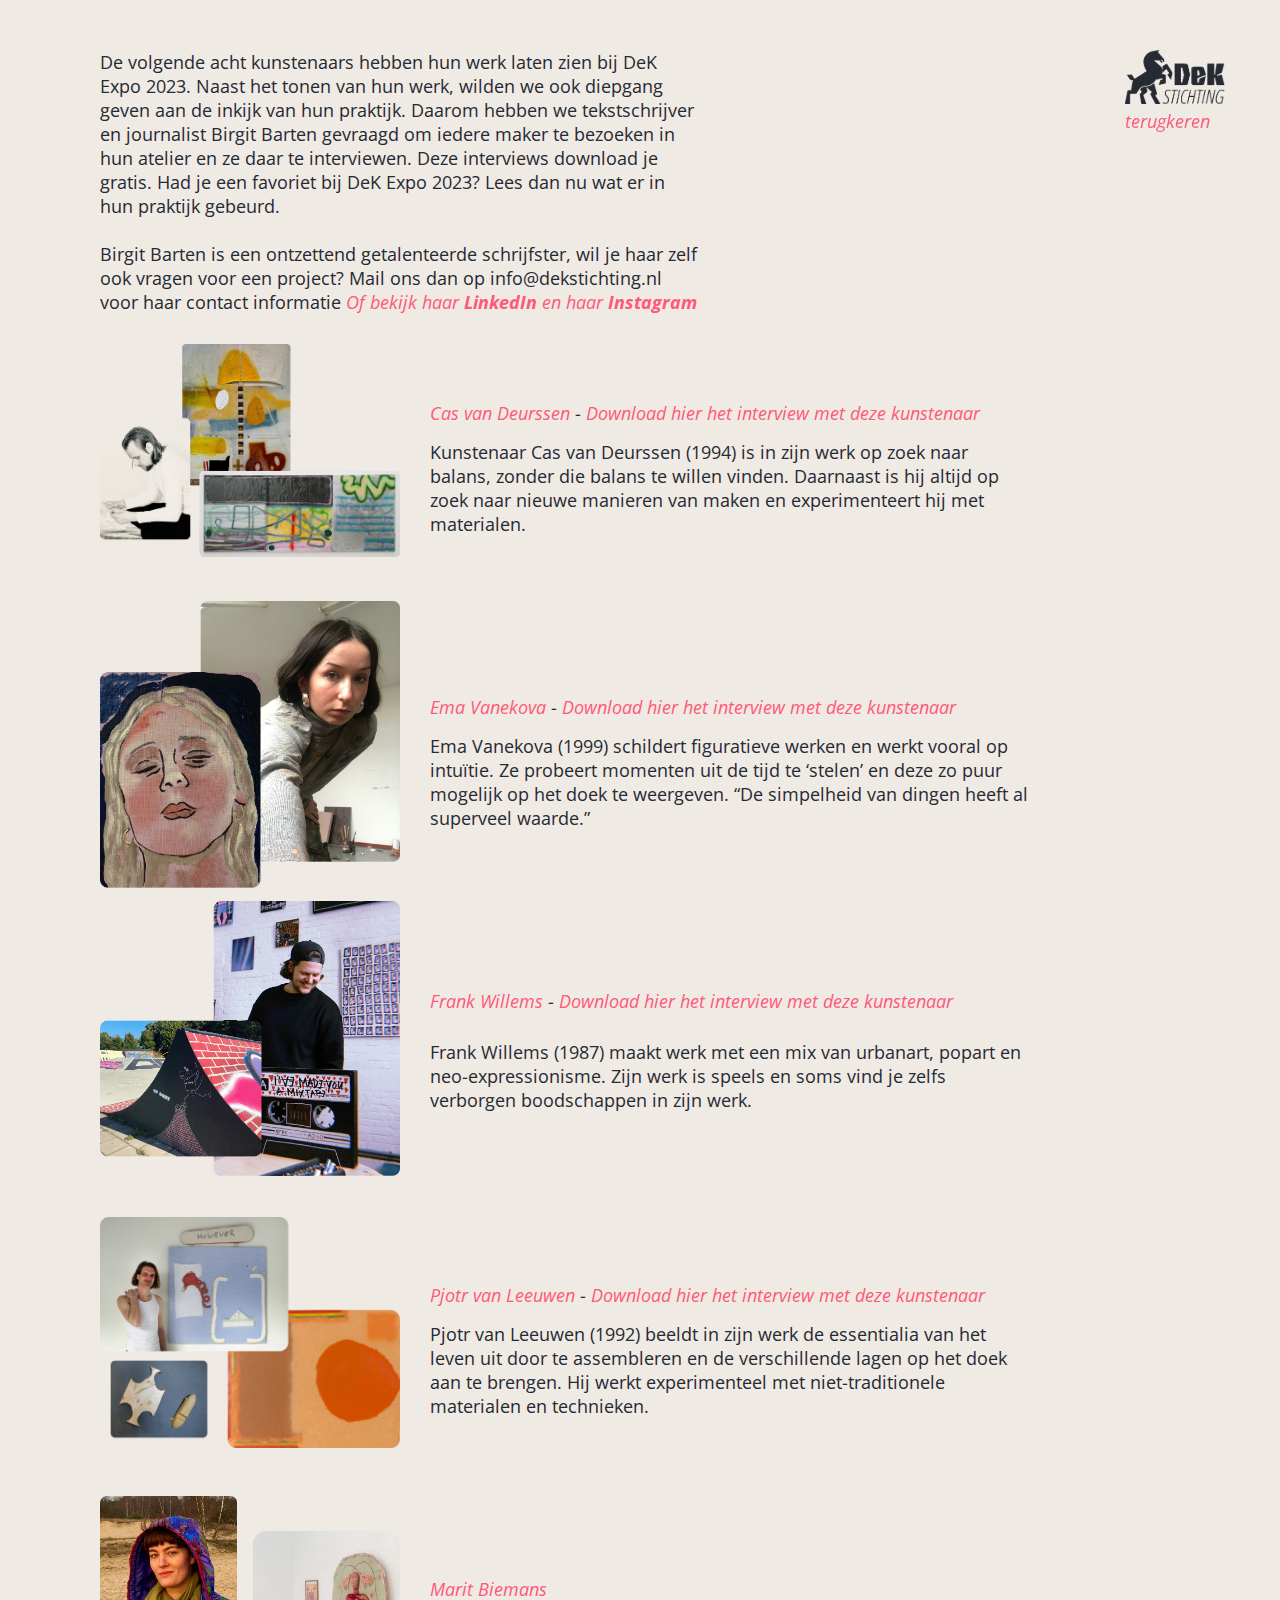
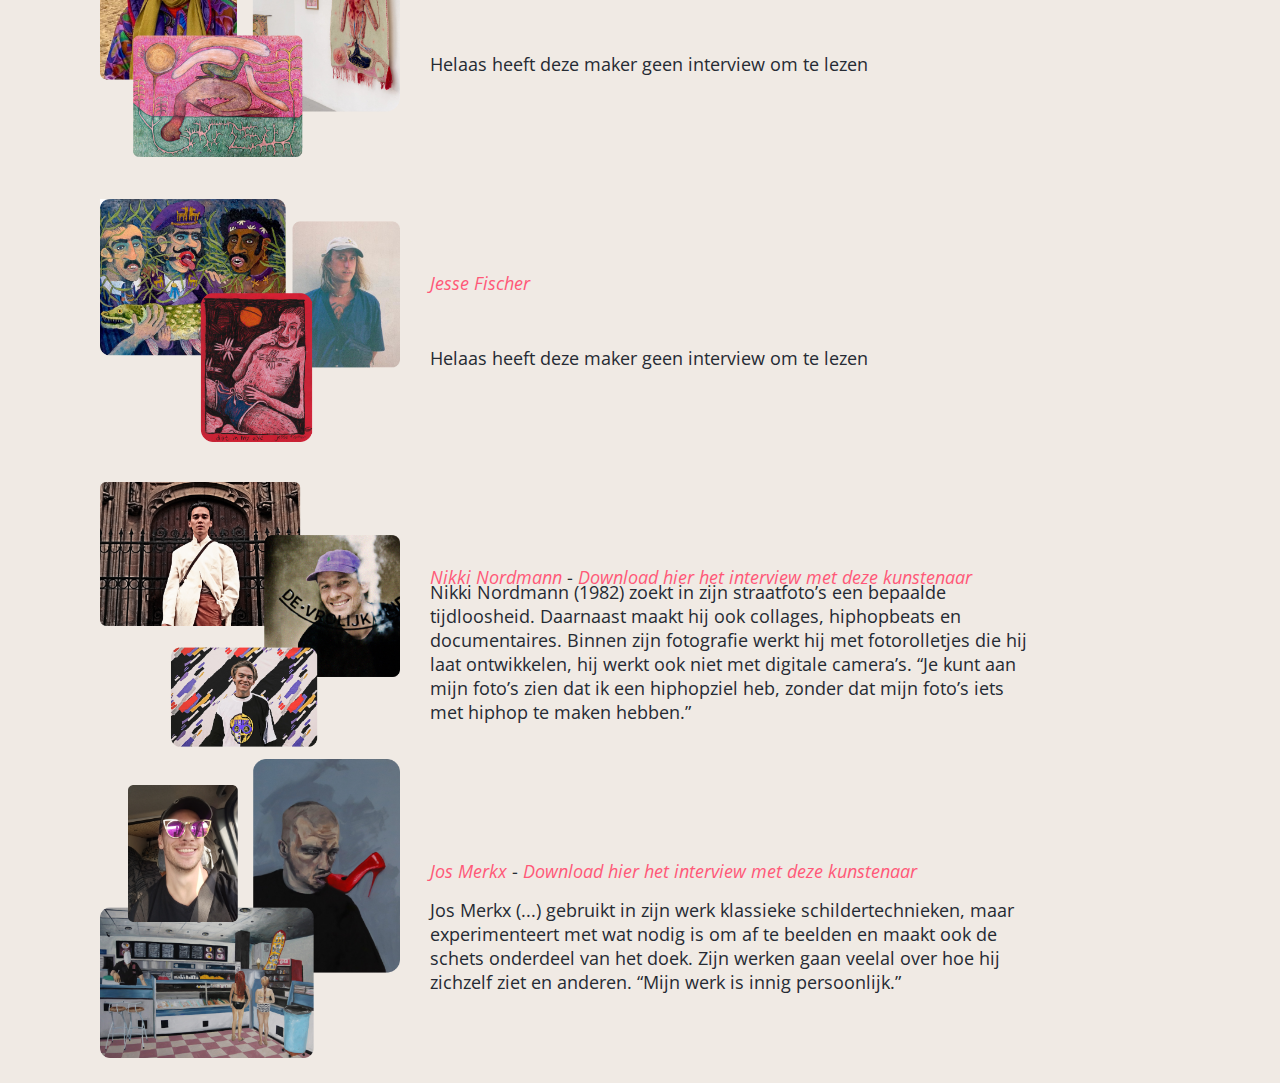
<file: Archief/index.html>
<!doctype html>
<html lang="en">
   <head>
      <title>DeK stichting</title>
      <meta charset="utf-8">
      <meta name="viewport" content="width=device-width, initial-scale=1.0">
      <link rel="preconnect" href="https://fonts.googleapis.com">
      <link rel="preconnect" href="https://fonts.gstatic.com" crossorigin>
      <link href="https://fonts.googleapis.com/css2?family=Livvic:wght@100;200;300;400;500;600;700&family=Oswald:wght@400;500;600;700&display=swap" rel="stylesheet">
      <link href="https://fonts.googleapis.com/css2?family=Open+Sans:ital,wght@1,700;1,800&display=swap" rel="stylesheet">
      <link href="https://fonts.googleapis.com/css2?family=Alegreya+Sans:ital,wght@1,400;1,500&display=swap" rel="stylesheet">
      <link href="https://fonts.googleapis.com/css2?family=Open+Sans:ital,wght@1,300&display=swap" rel="stylesheet">
      <link href="https://fonts.googleapis.com/css2?family=Alegreya+Sans&family=Open+Sans:ital,wght@1,300&display=swap" rel="stylesheet">
      <link href="https://fonts.googleapis.com/css2?family=Sofia+Sans+Extra+Condensed:ital,wght@1,100&display=swap" rel="stylesheet">
      <link rel="stylesheet" href="../css/styleDeKExpo2023.css">
      <link rel="icon" type="image/x-icon" href="../assets/images/favicon.ico">
   </head>
<body>
<div class="archiefWrapper">
    <p class="introArchief"> De volgende acht kunstenaars hebben hun werk laten zien bij DeK Expo 2023. Naast het tonen van hun werk, wilden we ook diepgang geven aan de inkijk van hun praktijk. Daarom hebben we tekstschrijver en journalist Birgit Barten gevraagd om iedere maker te bezoeken in hun atelier en ze daar te interviewen. Deze interviews download je gratis. Had je een favoriet bij DeK Expo 2023? Lees dan nu wat er in hun praktijk gebeurd.

      
       <br />
       <br />
       Birgit Barten is een ontzettend getalenteerde schrijfster, wil je haar zelf ook vragen voor een project? Mail ons dan op info@dekstichting.nl voor haar contact informatie
       <a href="https://www.linkedin.com/in/birgitbarten/" target="_blank">Of bekijk haar <span style="font-weight: bold;">LinkedIn</span></a>
       <a href="https://www.instagram.com/birgitbarten/" target="_blank">en haar <span style="font-weight: bold;">Instagram</span></a>
      
      </p>
    <br />
    
   <a href="https://www.dekstichting.nl" id="homepageLogo"><img src="../assets/images/DEK-st_website_homepage_logo.png" id="homepageLogoImg">terugkeren</a>
   

   <div class="kunstenaarWrapper">
      <div  id="kunstenaarFoto"><img src="../assets/images/DEK-st_website_Residentie-page_profiel_CasVanDeurssen.png" id="foto"></div>
      <div class="kunstenaarLinks"><a href="https://www.instagram.com/cas.vandeurssen/" target="_blank">Cas van Deurssen</a> - <a href="../assets/interviews/Uitwerking Cas van Deurssen.pdf" download="Interview Cas van Deurssen">Download hier het interview met deze kunstenaar</a></div>
      <div class="kunstenaarTekst">Kunstenaar Cas van Deurssen (1994) is in zijn werk op zoek naar balans, zonder die
         balans te willen vinden. Daarnaast is hij altijd op zoek naar nieuwe manieren van
         maken en experimenteert hij met materialen.
         
         
      </div>
      </div>
   <br />
   <br />
   <br />
   <br />
   <br />
   <br />
   <div class="kunstenaarWrapper">
      <div  id="kunstenaarFoto"><img src="../assets/images/DEK-st_website_Residentie-page_profiel_02_EmaVanekova.png" id="foto"></div>
      <div class="kunstenaarLinks"><a href="https://www.instagram.com/emavanekova/" target="_blank">Ema Vanekova</a> - <a href="../assets/interviews/Ema Vanekova uitwerking.pdf" download="Interview Ema Vanekova">Download hier het interview met deze kunstenaar</a></div>
      <div class="kunstenaarTekst">Ema Vanekova (1999) schildert figuratieve werken en werkt vooral op intuïtie. Ze
         probeert momenten uit de tijd te ‘stelen’ en deze zo puur mogelijk op het doek te
         weergeven. “De simpelheid van dingen heeft al superveel waarde.”
         
      </div>
      </div>
   <br />
   <br />
   <br />
   <br />
   <br />
   <br />
   <div class="kunstenaarWrapper">
      <div  id="kunstenaarFoto"><img src="../assets/images/DEK-st_website_Residentie-page_profiel_FrankWillems_03.png" id="foto"></div>
      <div class="kunstenaarLinks"><a href="https://instagram.com/frank.willems.art/" target="_blank">Frank Willems</a> - <a href="../assets/interviews/Uitwerking Frank Willems.pdf" download="Interview Frank Willems">Download hier het interview met deze kunstenaar</a></div>
      <div class="kunstenaarTekst">Frank Willems (1987) maakt werk met een mix van urbanart, popart en
         neo-expressionisme. Zijn werk is speels en soms vind je zelfs verborgen
         boodschappen in zijn werk.
         
      </div>
      </div>
   <br />
   <br />
   <br />
   <br />
   <br />
   <br />
   <div class="kunstenaarWrapper">
      <div  id="kunstenaarFoto"><img src="../assets/images/DEK-st_website_Residentie-page_profiel_PjotrVanLeeuwen.png" id="foto"></div>
      <div class="kunstenaarLinks"><a href="hhttps://instagram.com/pjutrvl/" target="_blank">Pjotr van Leeuwen</a> - <a href="../assets/interviews/Uitwerking Pjotr van Leeuwen.pdf" download="Interview Pjotr van Leeuwen">Download hier het interview met deze kunstenaar</a></div>
      <div class="kunstenaarTekst">Pjotr van Leeuwen (1992) beeldt in zijn werk de essentialia van het leven uit door te
         assembleren en de verschillende lagen op het doek aan te brengen. Hij werkt
         experimenteel met niet-traditionele materialen en technieken.
      </div>
      </div>
   <br />
   <br />
   <br />
   <br />
   <br />
   <br />
   <div class="kunstenaarWrapper">
      <div  id="kunstenaarFoto"><img src="../assets/images/DEK-st_website_Residentie-page_profiel_MaritBiemans.png" id="foto"></div>
      <div class="kunstenaarLinks"><a href="https://instagram.com/marit_biemans" target="_blank">Marit Biemans</a></div>
      <div class="kunstenaarTekst">Helaas heeft deze maker geen interview om te lezen
      </div>
      </div>
   <br />
   <br />
   <br />
   <br />
   <br />
   <br />
   <div class="kunstenaarWrapper">
   <div  id="kunstenaarFoto"><img src="../assets/images/DEK-st_website_Residentie-page_profiel_JesseFischer.png" id="foto"></div>
   <div class="kunstenaarLinks"><a href="https://instagram.com/fisjes" target="_blank">Jesse Fischer</a></div>
   <div class="kunstenaarTekst">Helaas heeft deze maker geen interview om te lezen
   </div>
   </div>
   <br />
   <br />
   <br />
   <br />
   <br />
   <br />
   <div class="kunstenaarWrapper">
   <div  id="kunstenaarFoto"><img src="../assets/images/DEK-st_website_Residentie-page_profiel_NikkiNordmann.png" id="foto"></div>
   <div class="kunstenaarLinks"><a href="https://instagram.com/nikkinordmann" target="_blank">Nikki Nordmann</a> - <a href="../assets/interviews/Uitwerking Nikki Nordmann.pdf" download="Interview Nikki Nordmann">Download hier het interview met deze kunstenaar</a></div>
   <div class="kunstenaarTekst">Nikki Nordmann (1982) zoekt in zijn straatfoto’s een bepaalde tijdloosheid. Daarnaast
      maakt hij ook collages, hiphopbeats en documentaires. Binnen zijn fotografie werkt
      hij met fotorolletjes die hij laat ontwikkelen, hij werkt ook niet met digitale camera’s.
      “Je kunt aan mijn foto’s zien dat ik een hiphopziel heb, zonder dat mijn foto’s iets met
      hiphop te maken hebben.”
   </div>
   </div>
   <br />
   <br />
   <br />
   <br />
   <br />
   <br />
   <div class="kunstenaarWrapper">
   <div  id="kunstenaarFoto"><img src="../assets/images/DEK-st_website_Residentie-page_profiel_JosMerkx.png" id="foto"></div>
   <div class="kunstenaarLinks"><a href="https://instagram.com/j.merkx" target="_blank">Jos Merkx</a> - <a href="../assets/interviews/Uitwerking Jos Merkx.pdf" download="Interview Jos Merkx">Download hier het interview met deze kunstenaar</a></div>
   <div class="kunstenaarTekst" id="kunstenaarTekst">  Jos Merkx (...) gebruikt in zijn werk klassieke schildertechnieken, maar experimenteert
      met wat nodig is om af te beelden en maakt ook de schets onderdeel van het doek.
      Zijn werken gaan veelal over hoe hij zichzelf ziet en anderen. “Mijn werk is innig
      persoonlijk.”</div>
   </div>
</div>

</body>
</html>
</file>
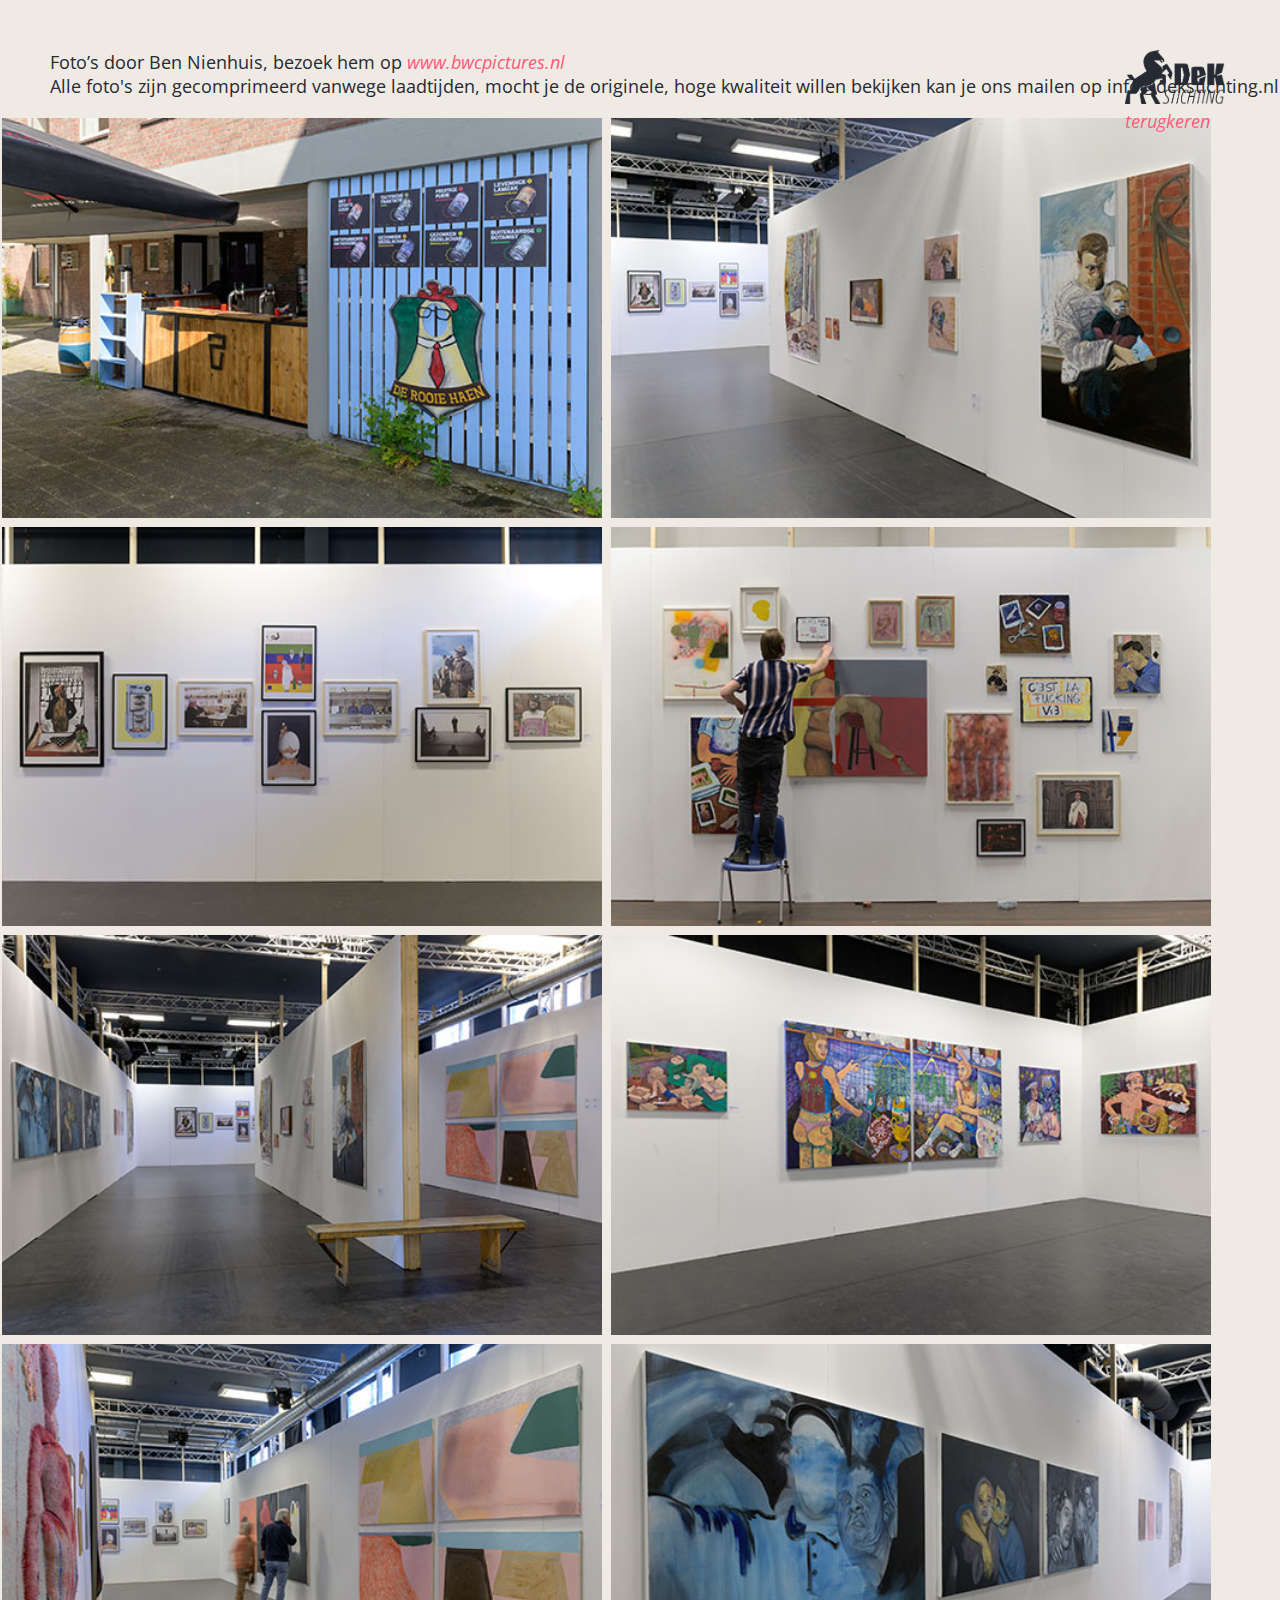
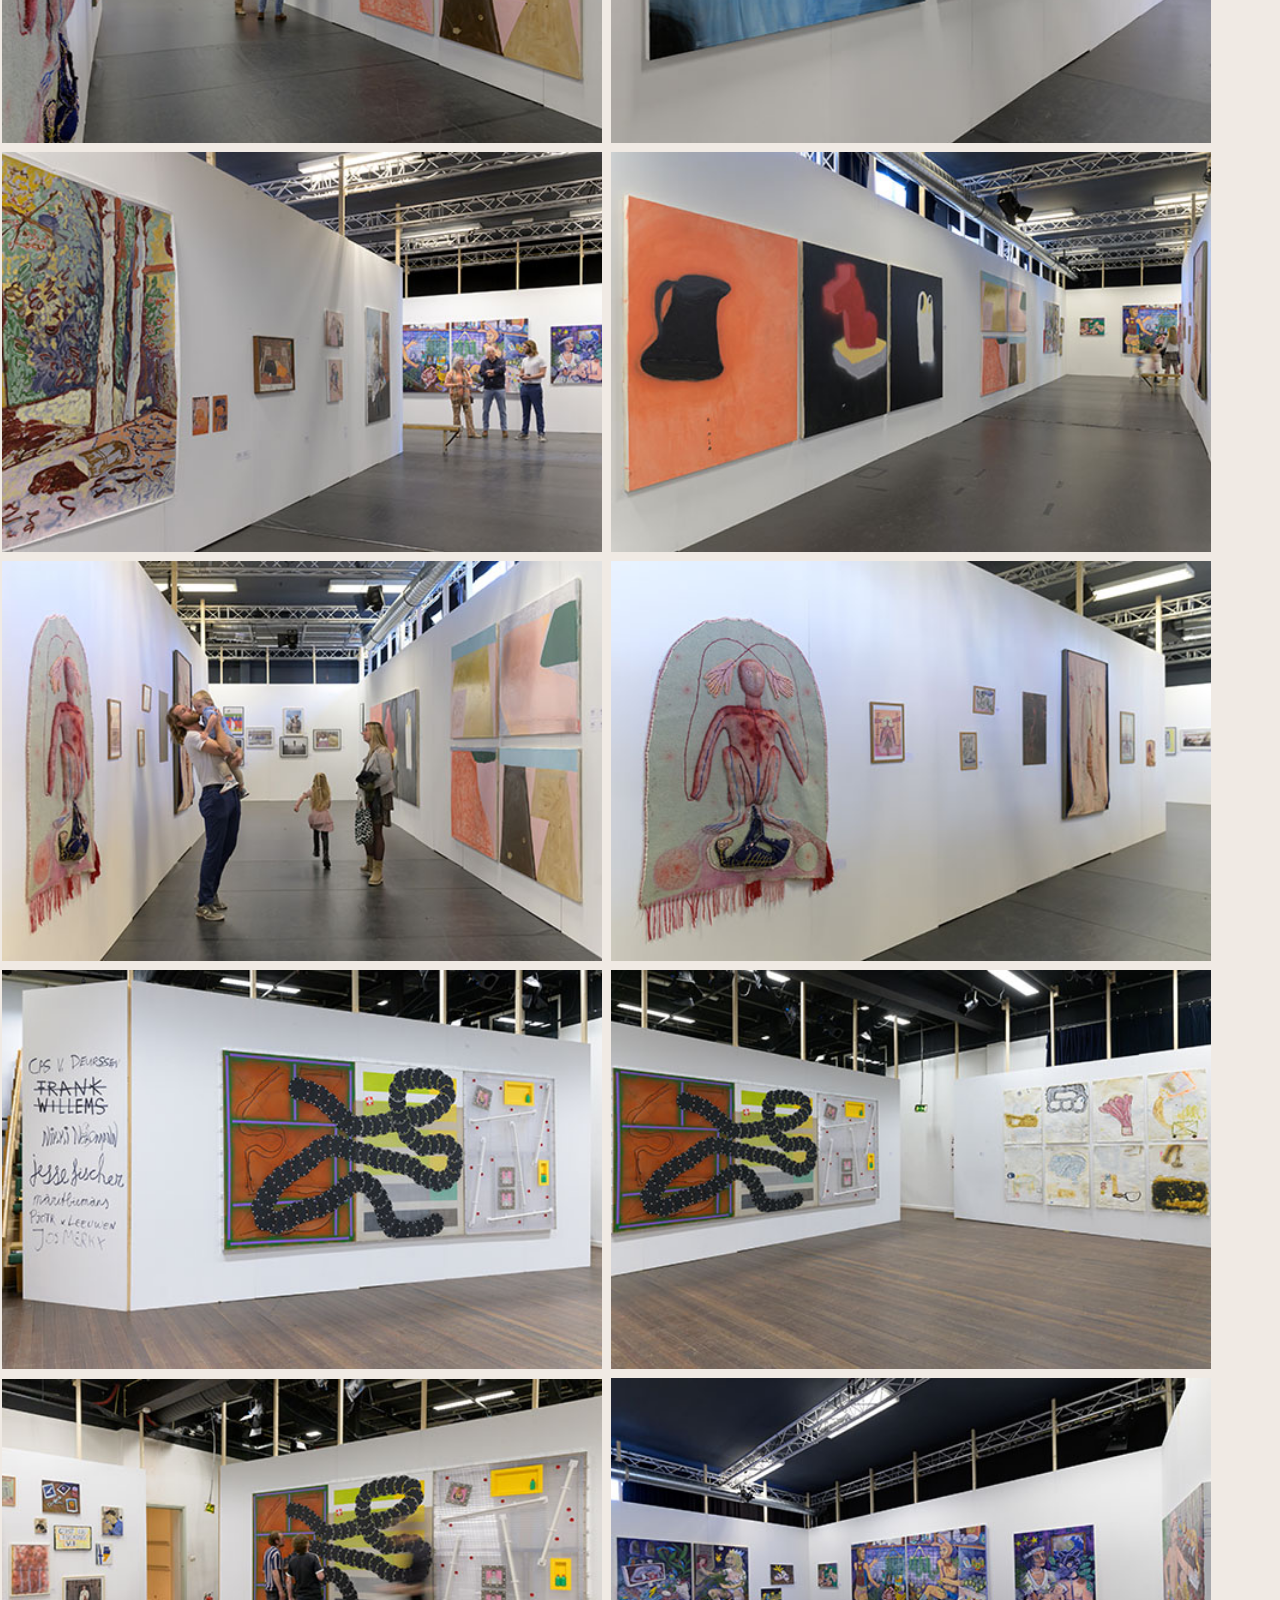
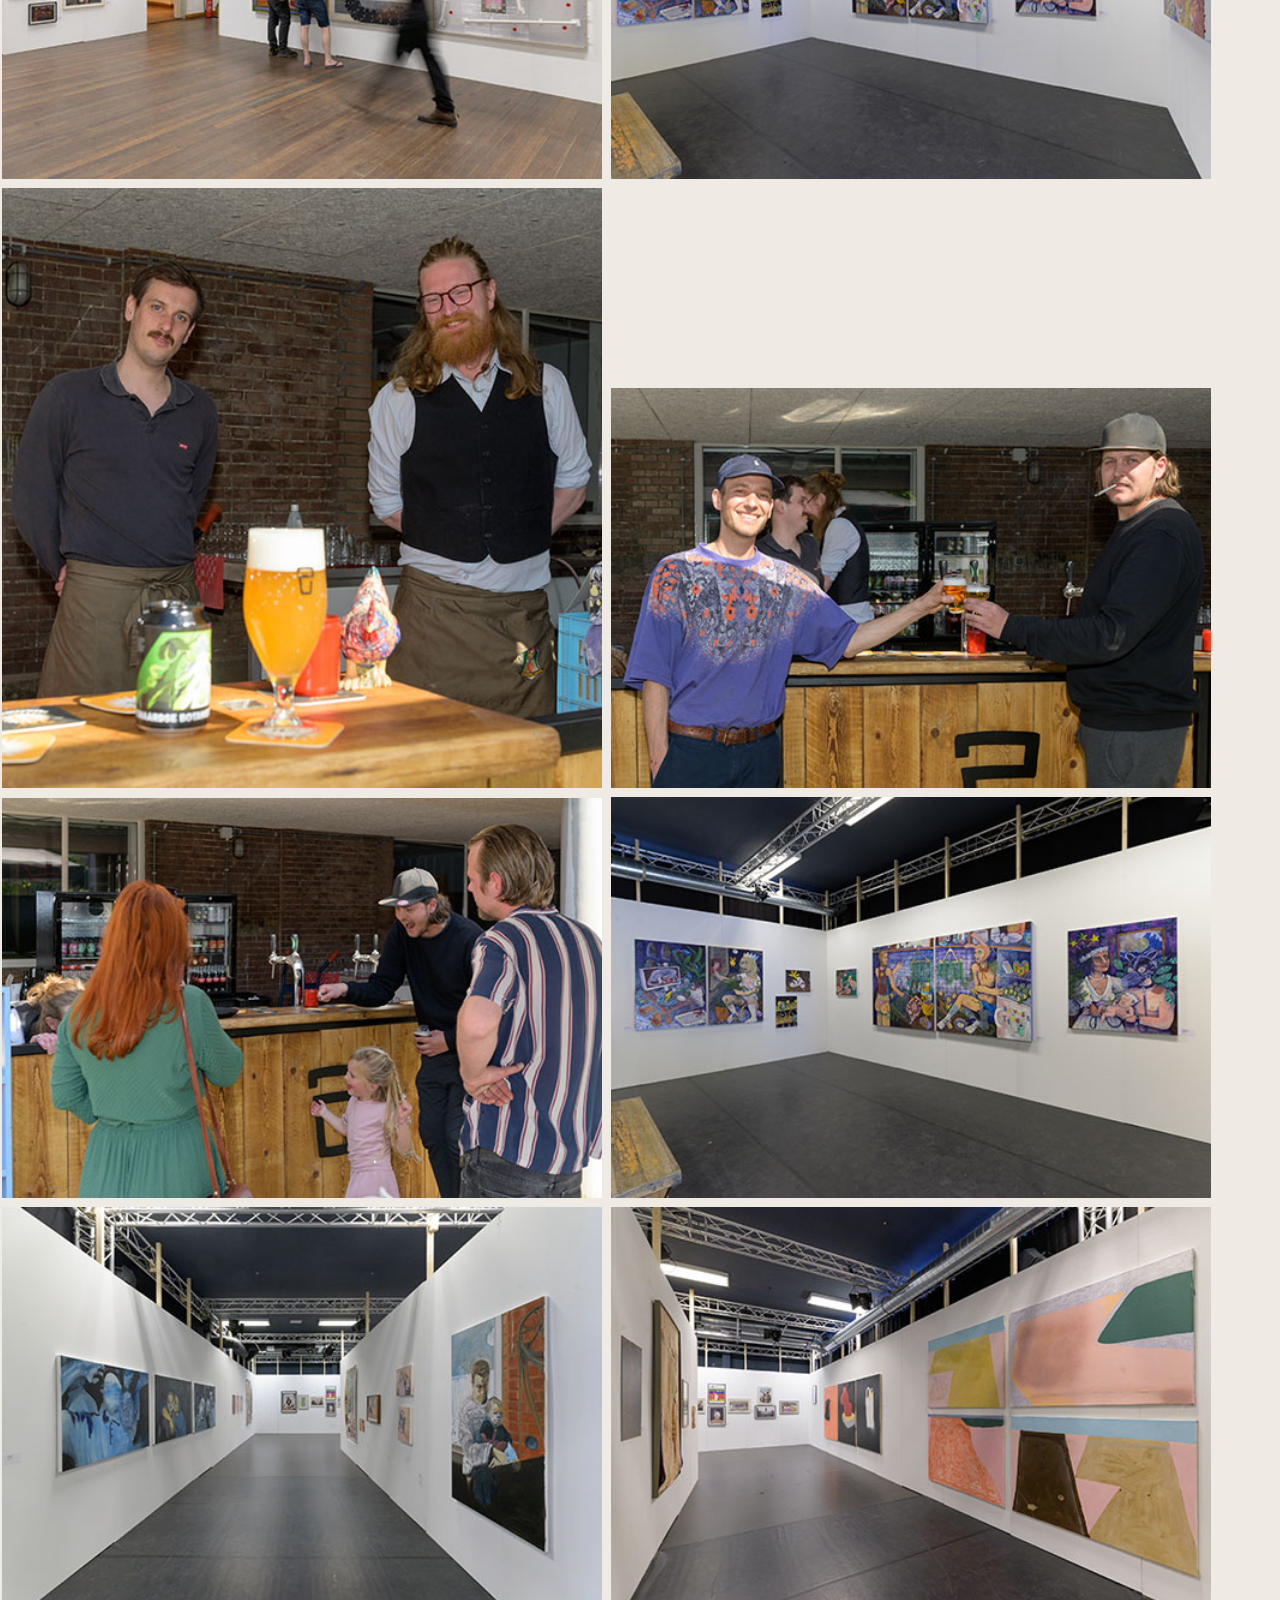
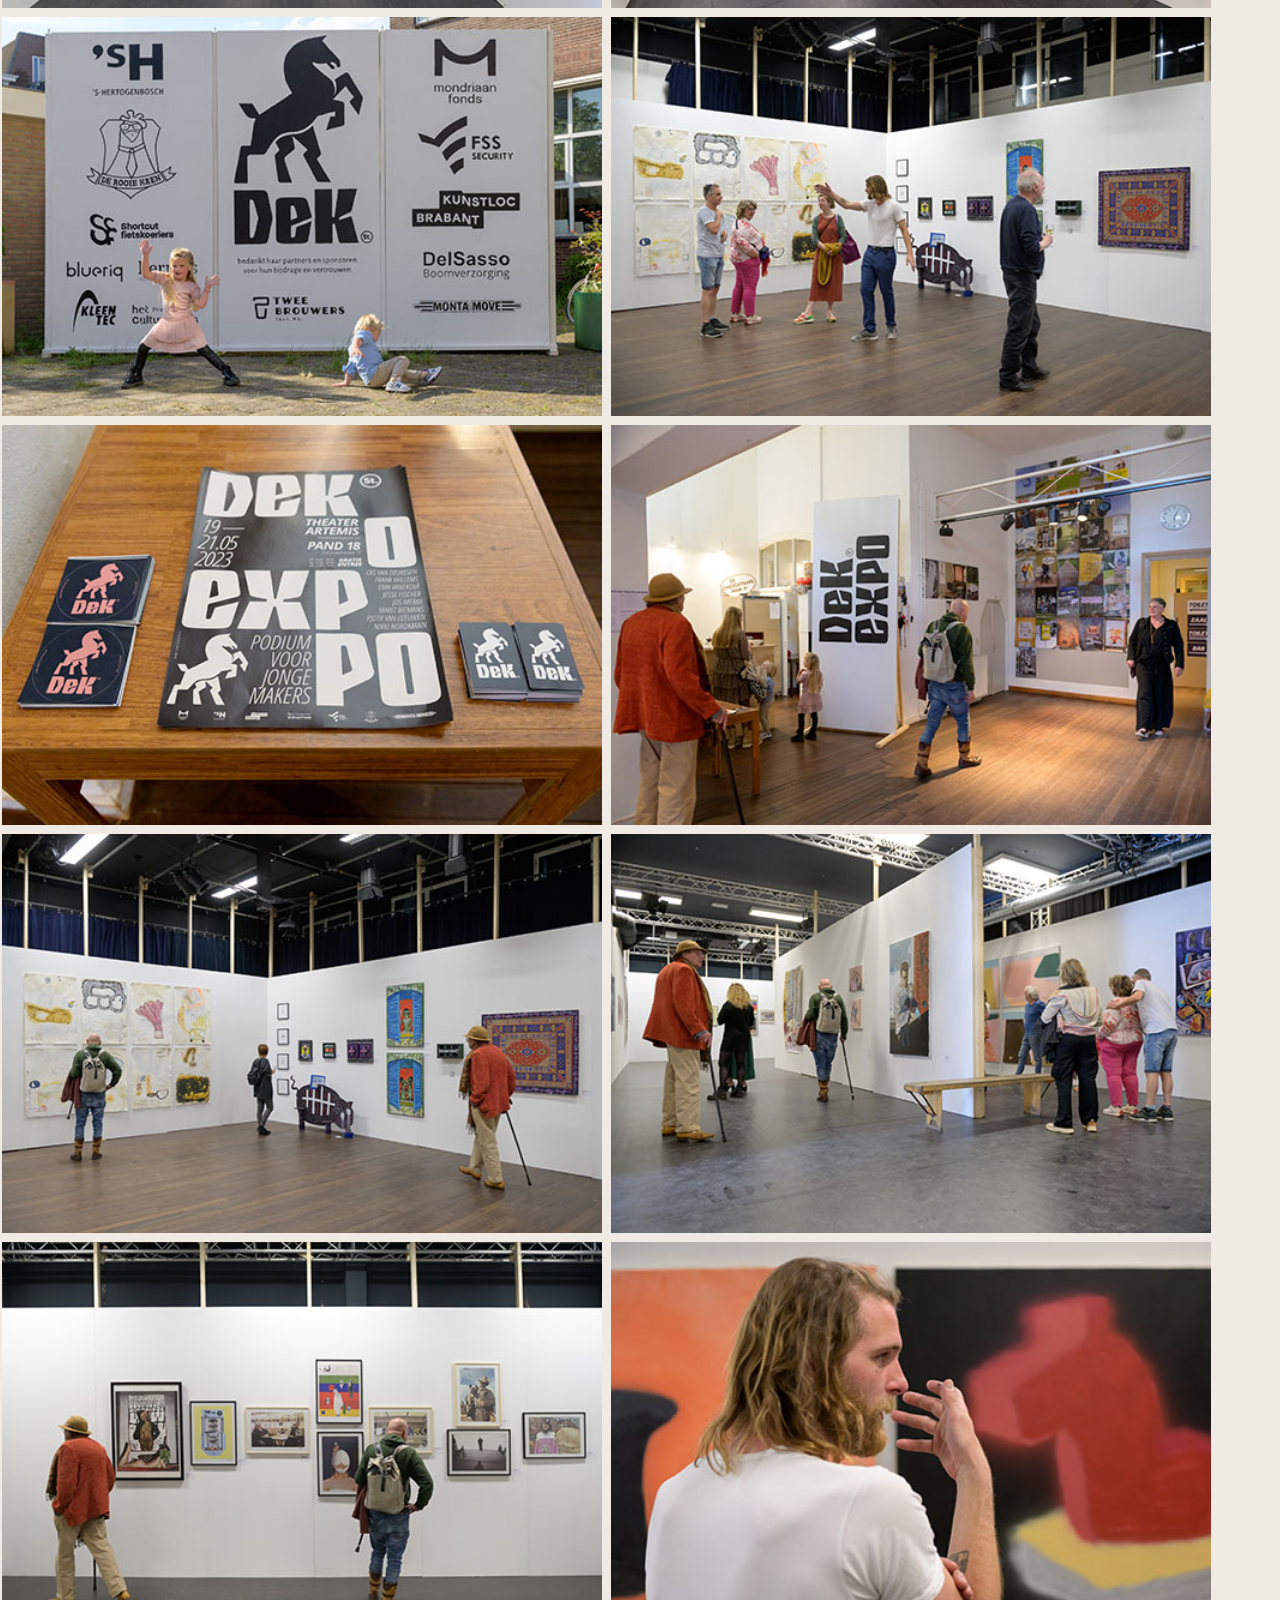
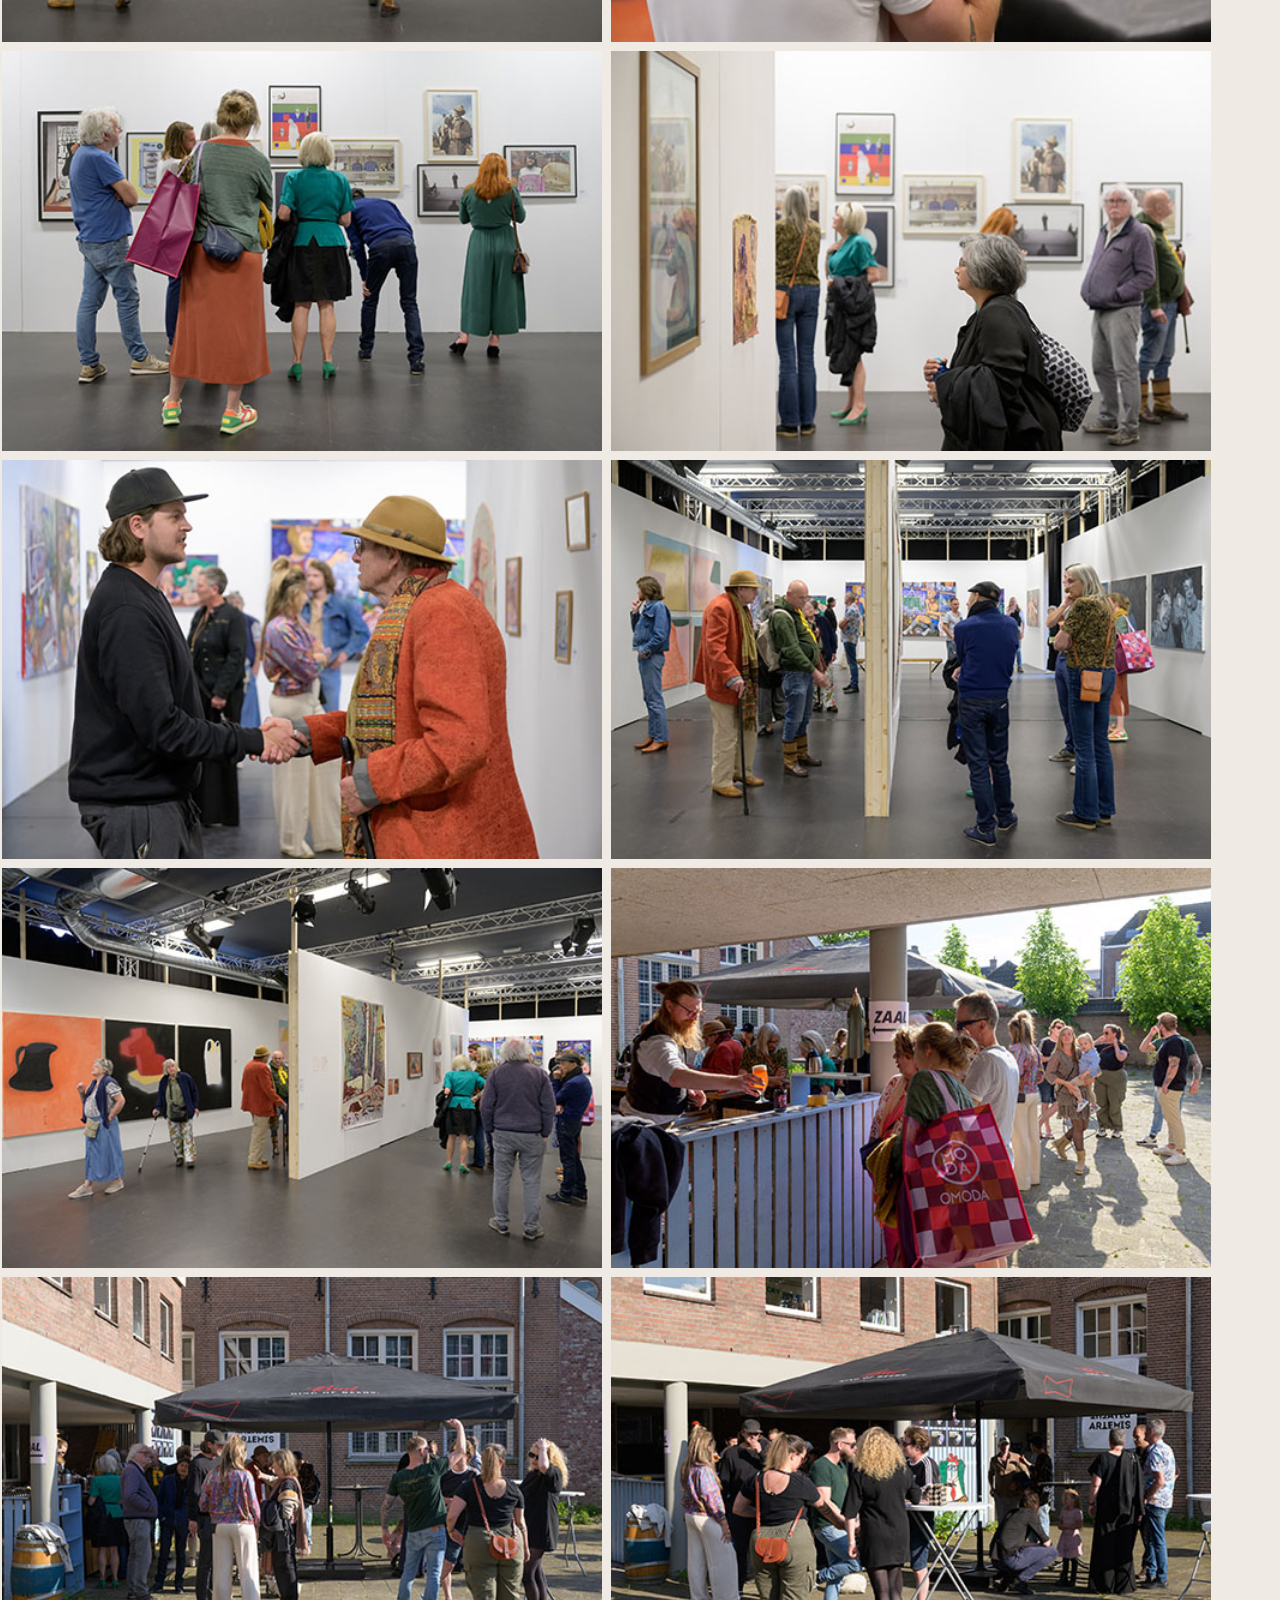
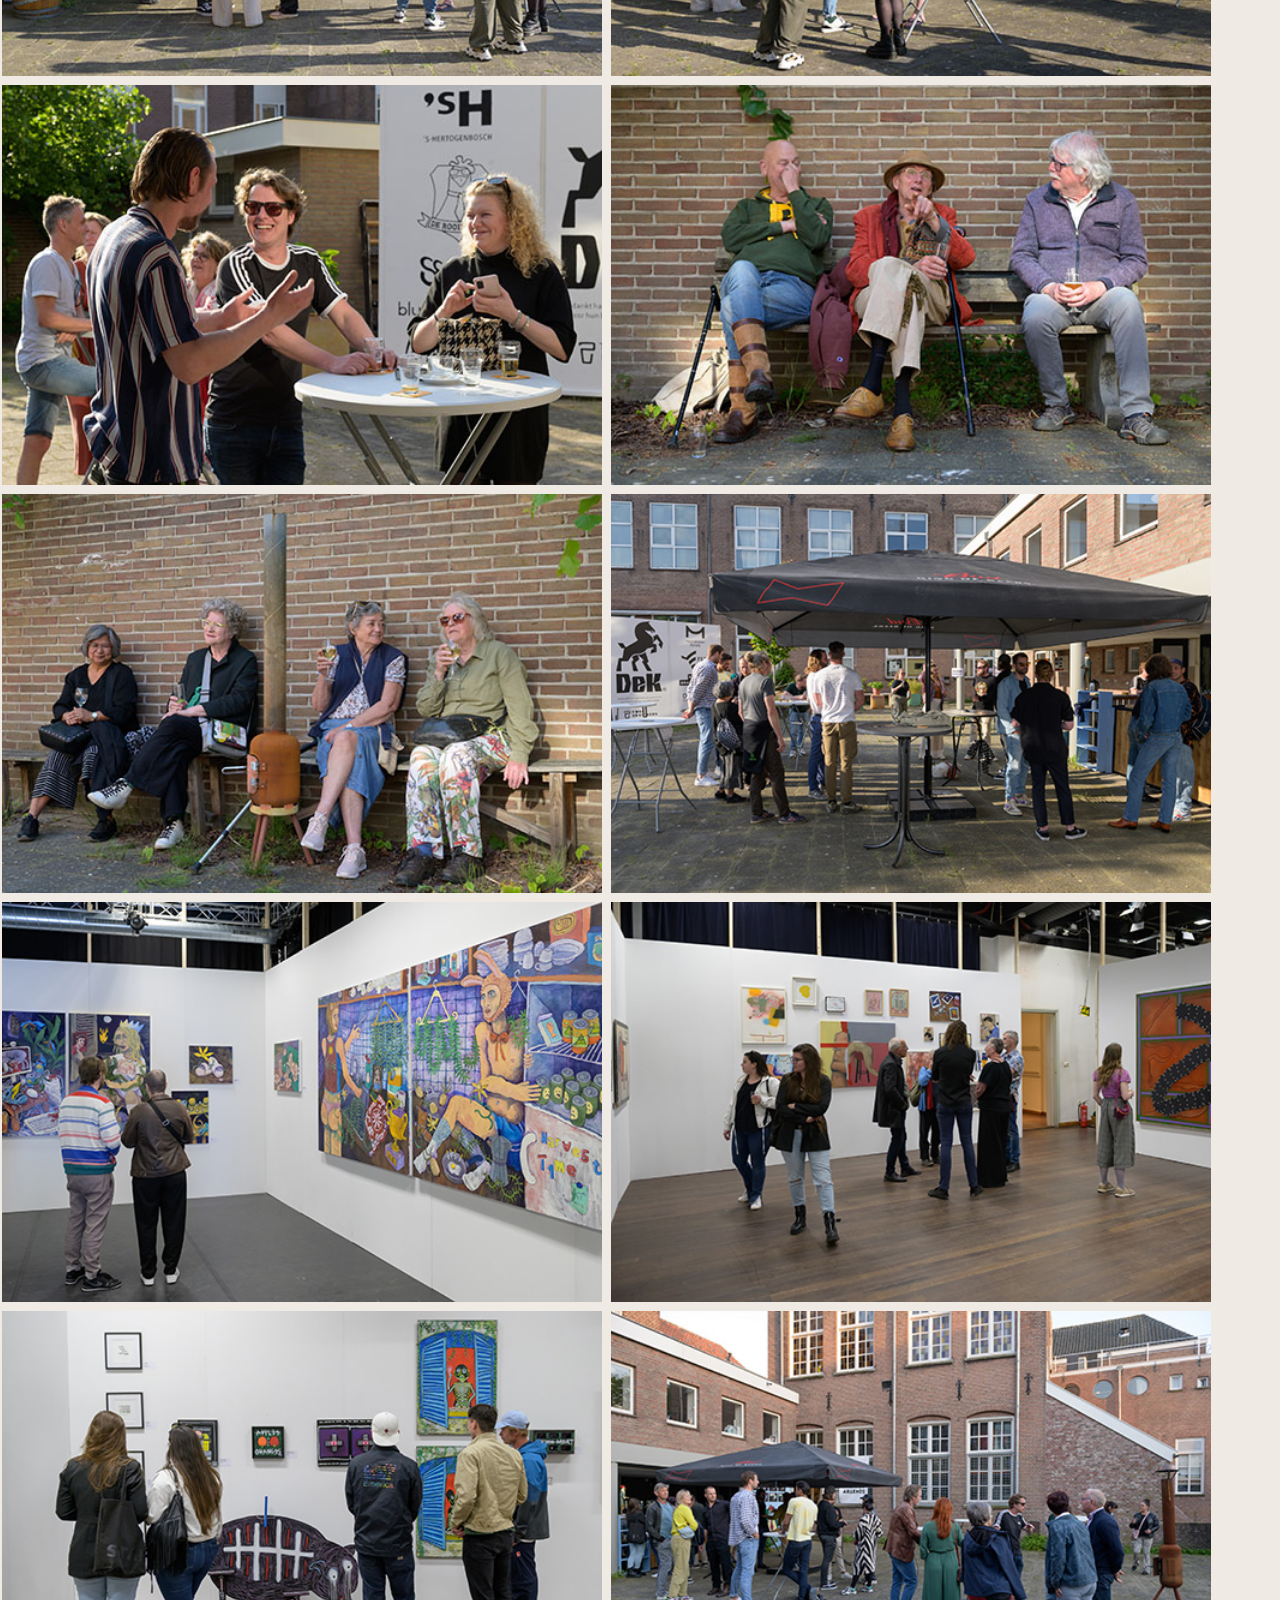
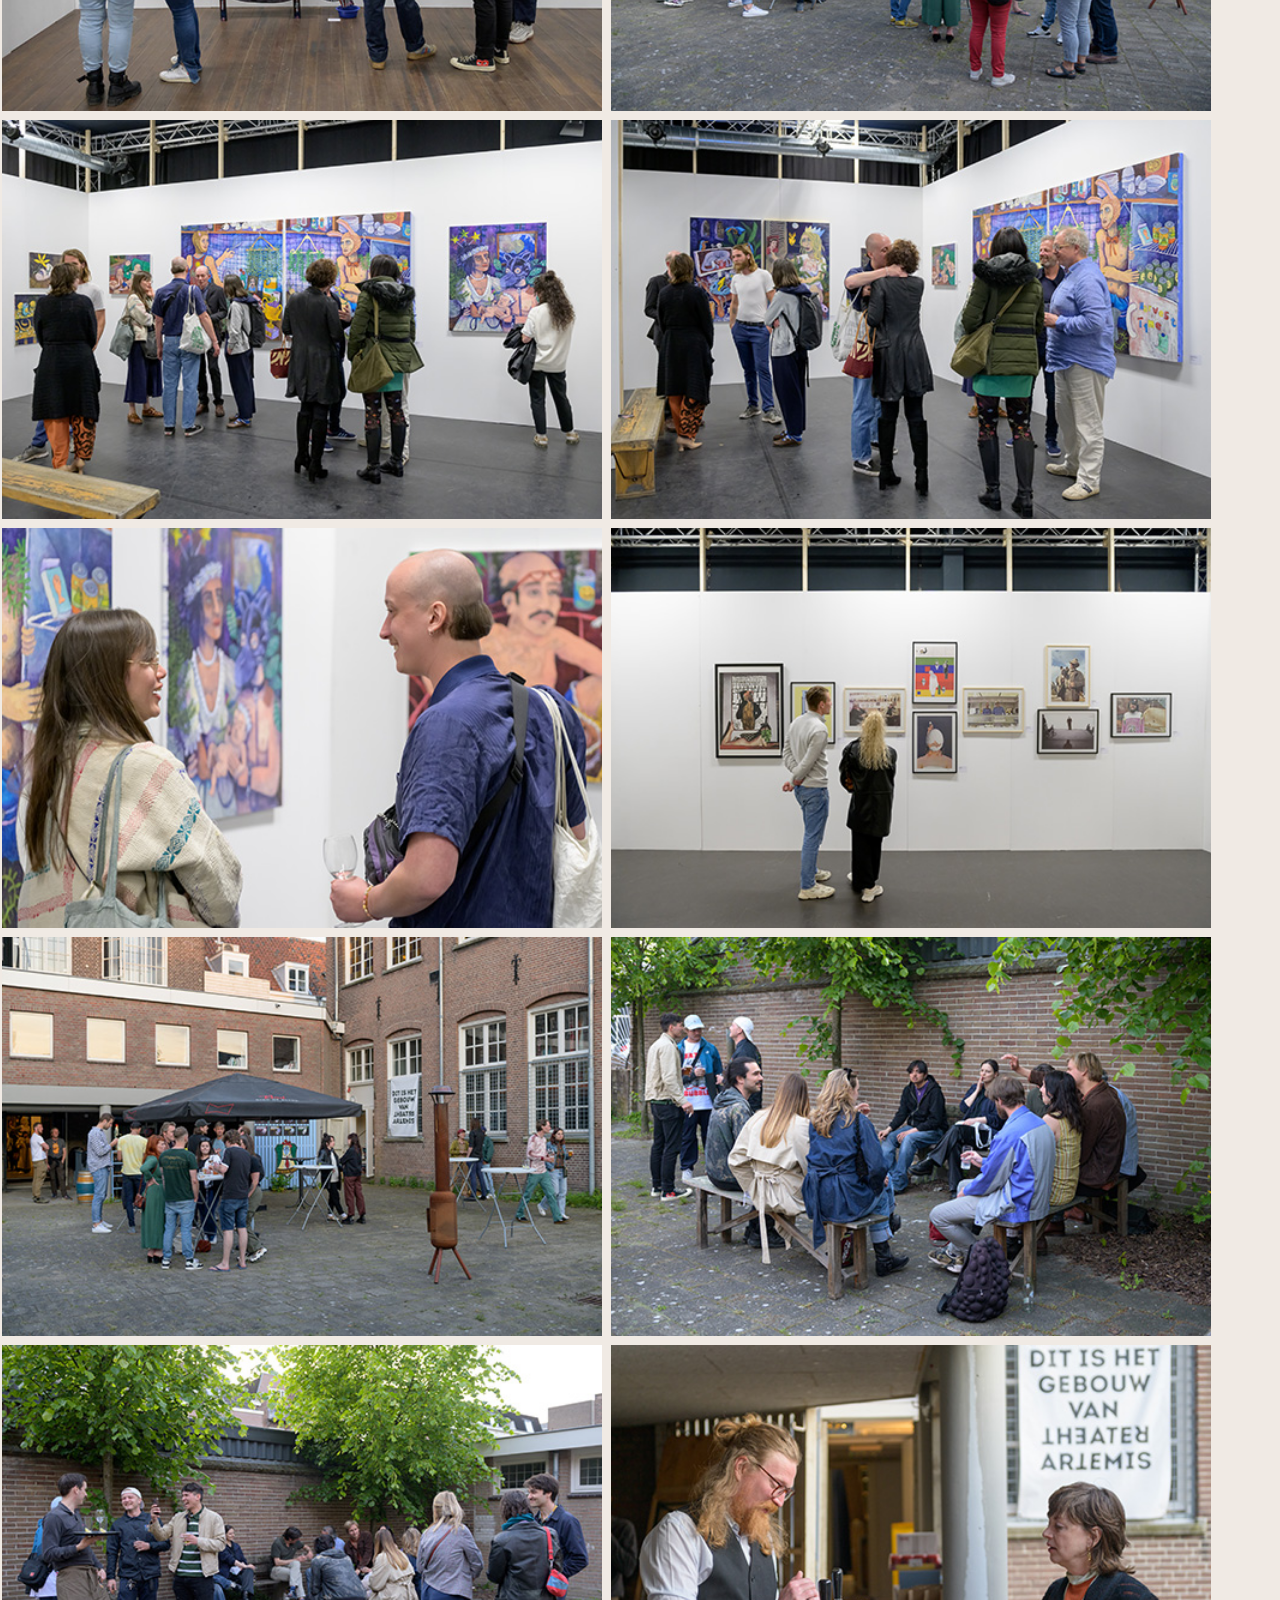
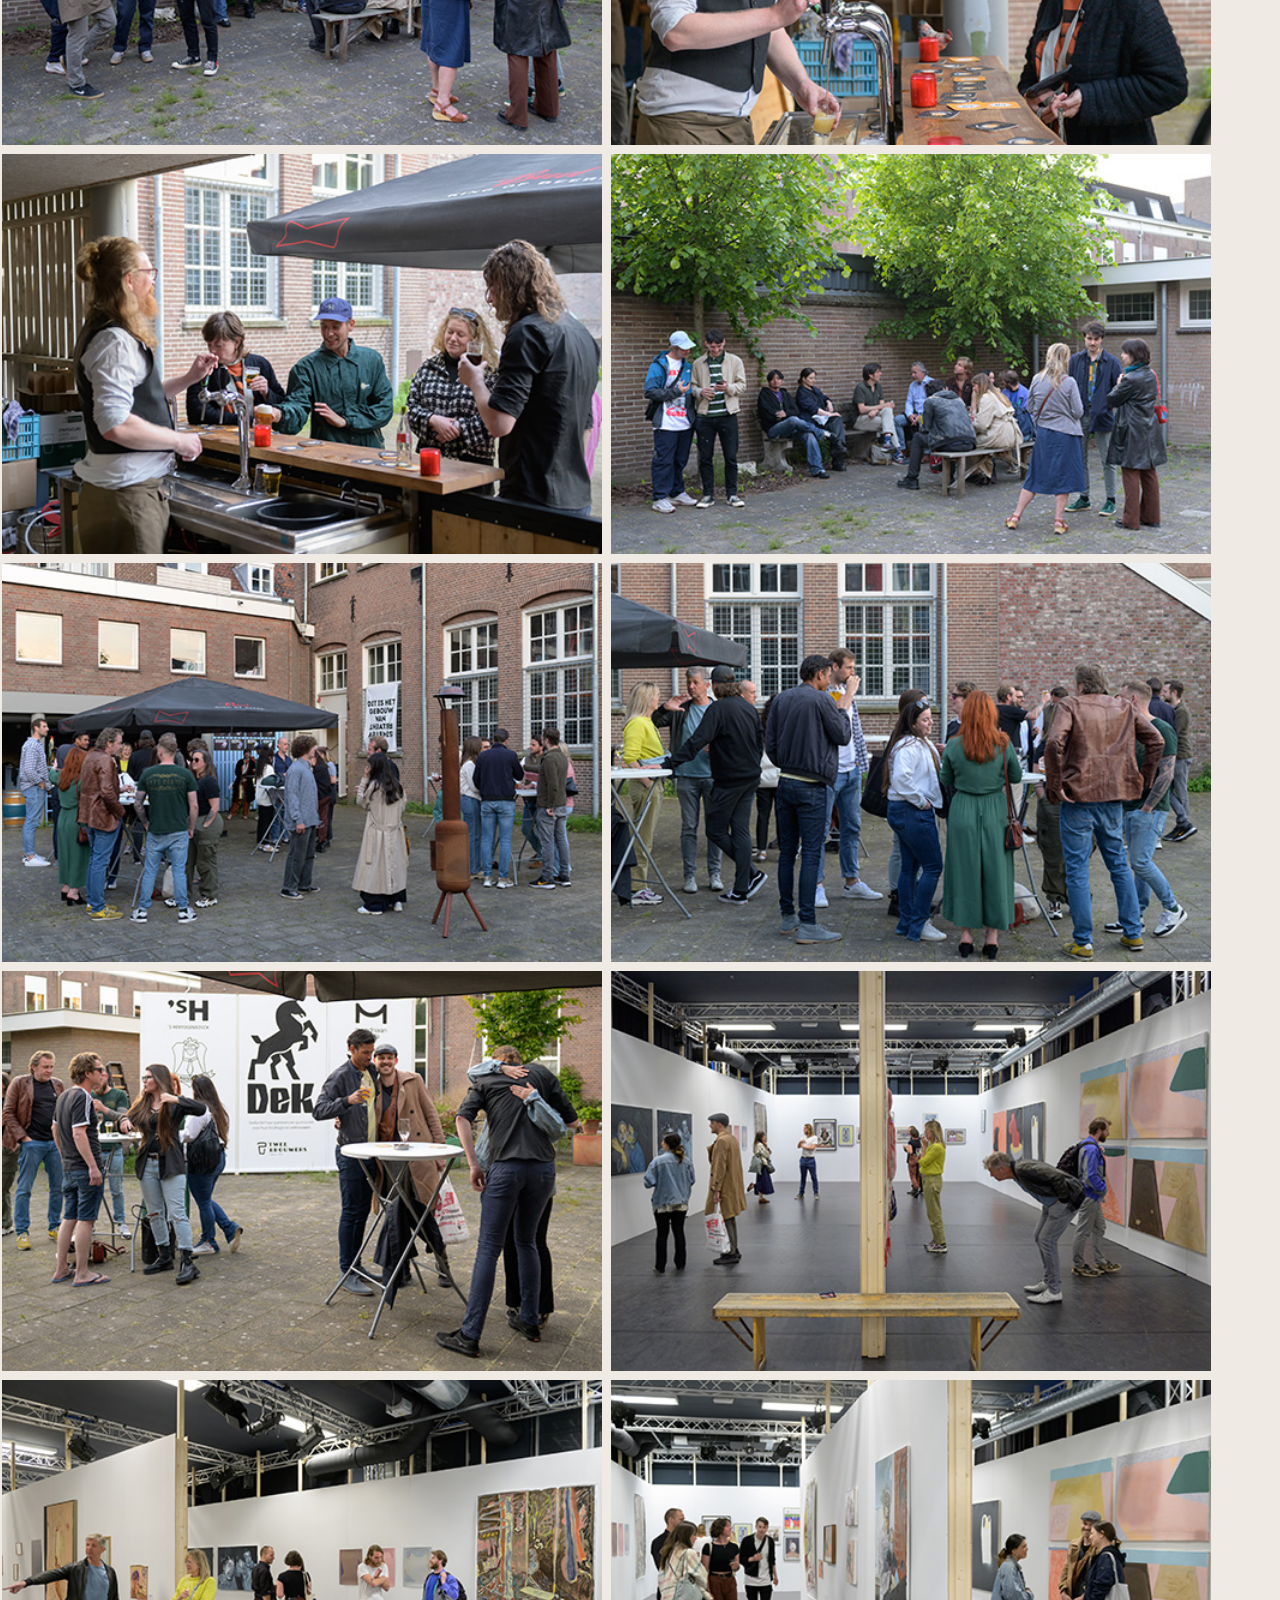
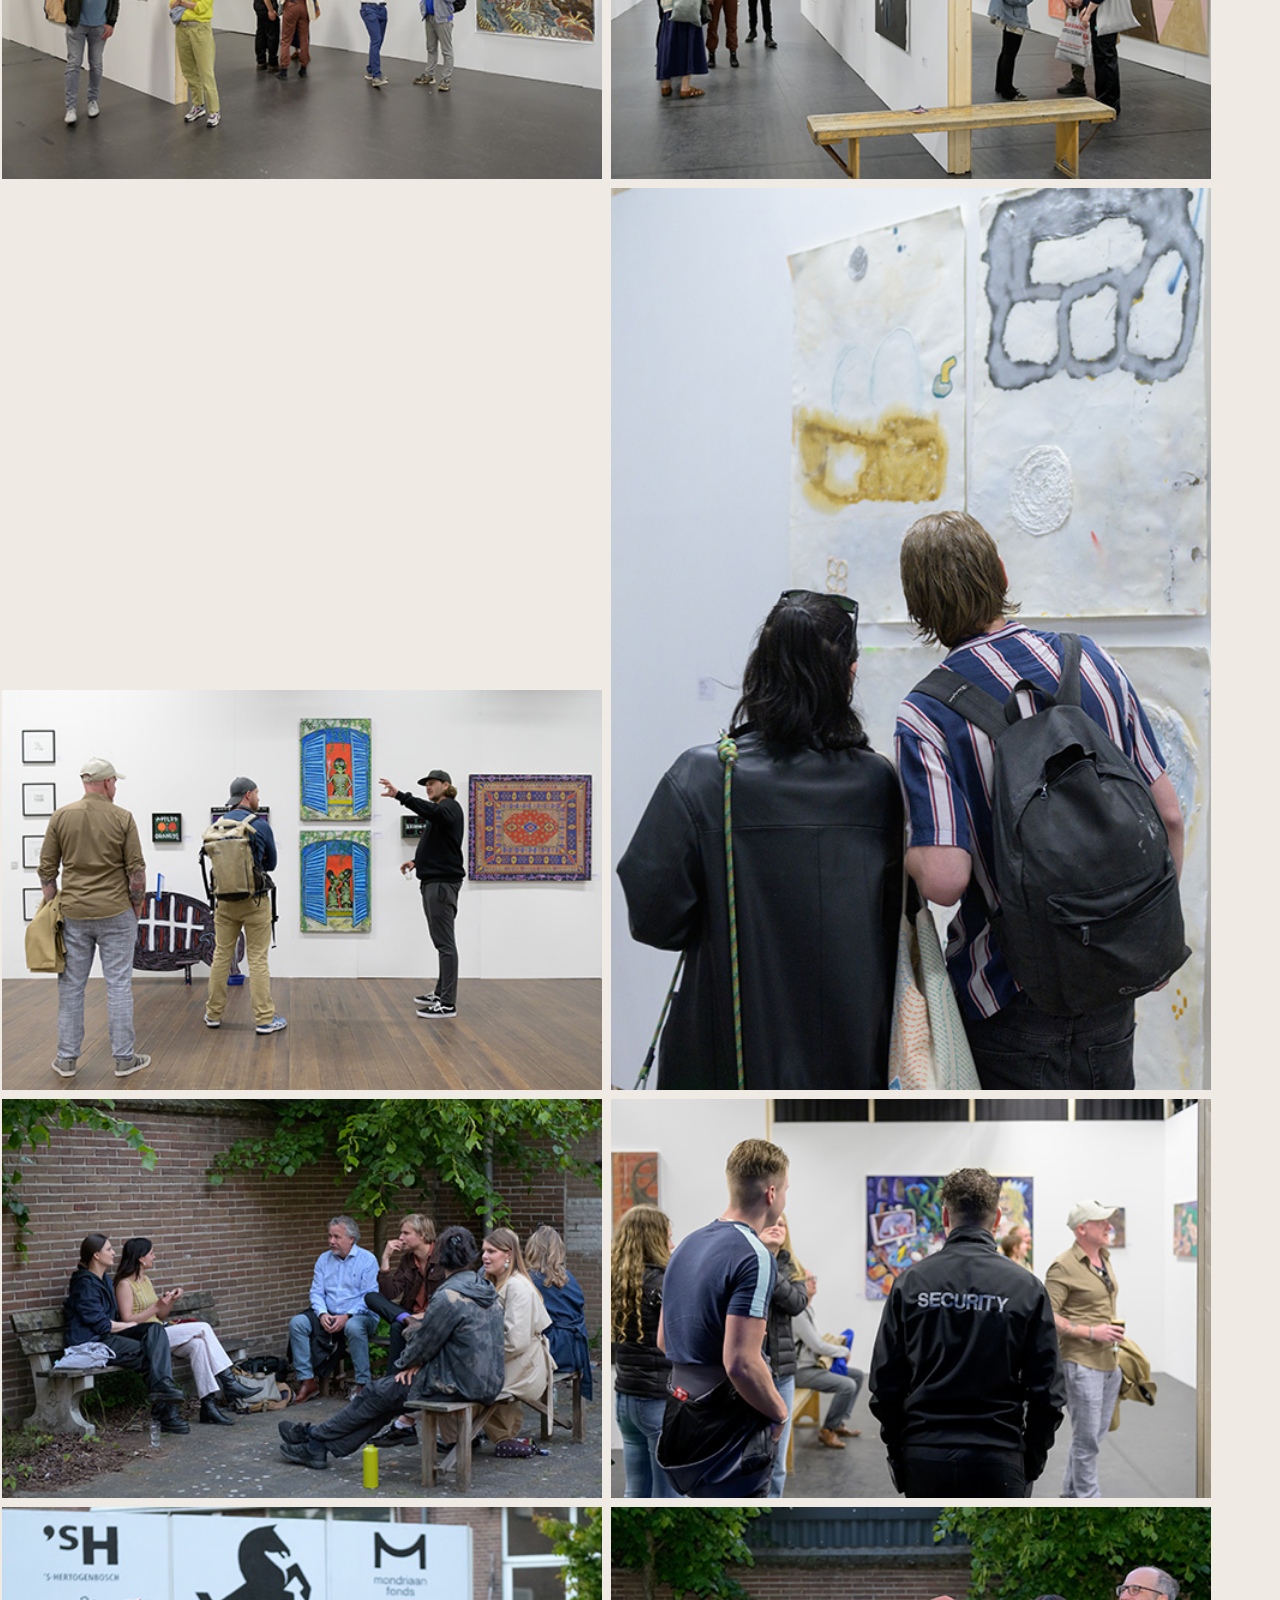
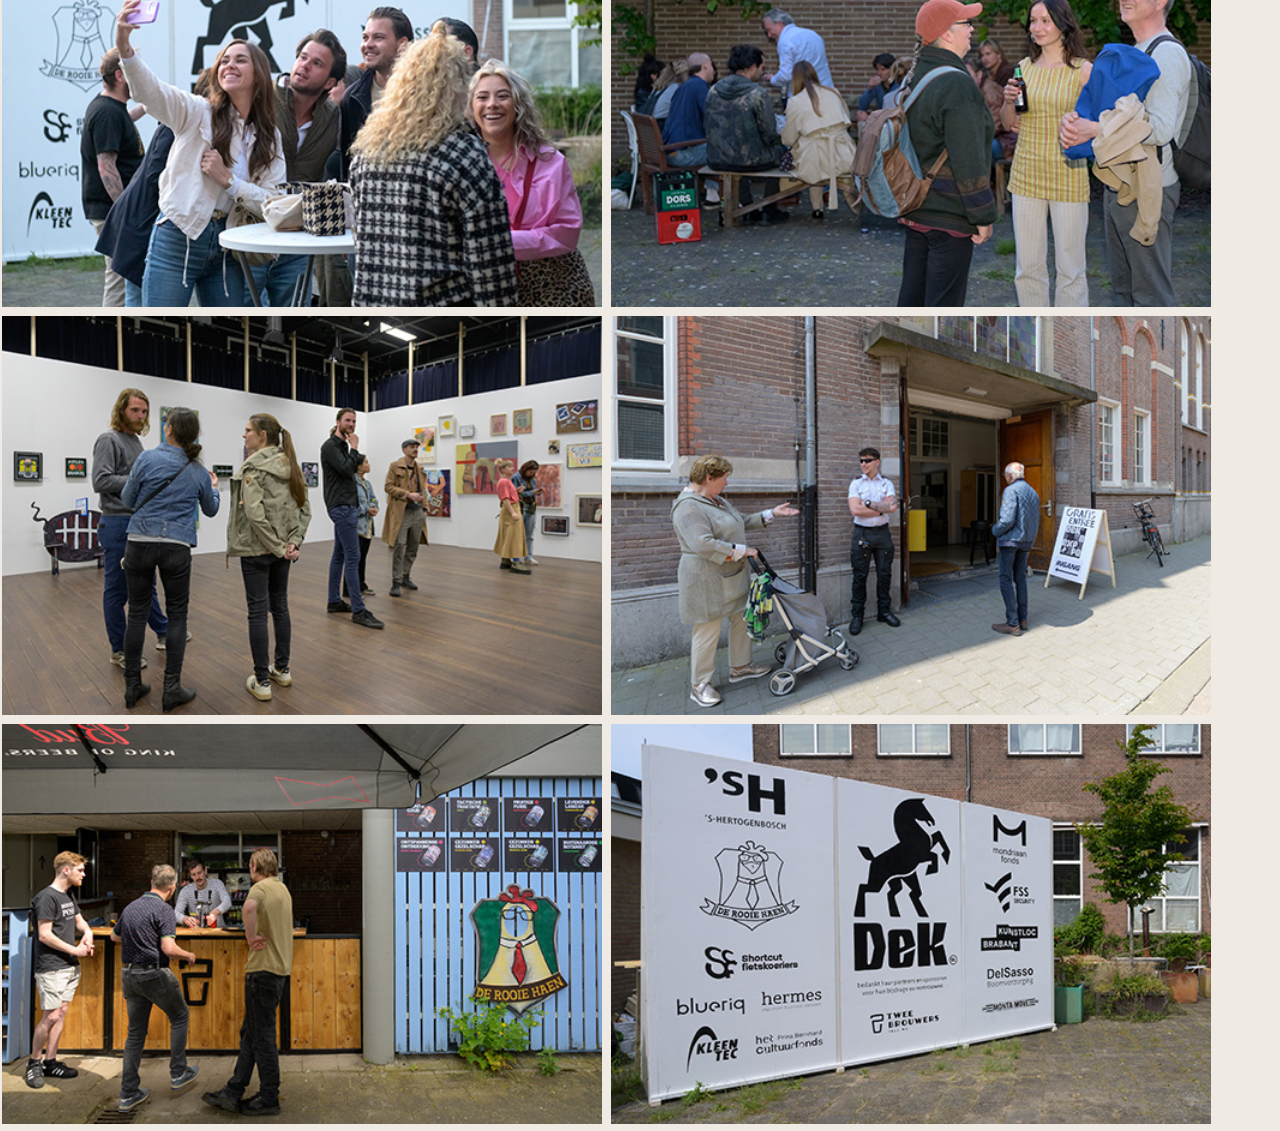
<file: DeK Expo 2023/index.html>
<!doctype html>
<html lang="en">
   <head>
      <title>DeK stichting</title>
      <meta charset="utf-8">
      <meta name="viewport" content="width=device-width, initial-scale=1.0">
      <link rel="preconnect" href="https://fonts.googleapis.com">
      <link rel="preconnect" href="https://fonts.gstatic.com" crossorigin>
      <link href="https://fonts.googleapis.com/css2?family=Livvic:wght@100;200;300;400;500;600;700&family=Oswald:wght@400;500;600;700&display=swap" rel="stylesheet">
      <link href="https://fonts.googleapis.com/css2?family=Open+Sans:ital,wght@1,700;1,800&display=swap" rel="stylesheet">
      <link href="https://fonts.googleapis.com/css2?family=Alegreya+Sans:ital,wght@1,400;1,500&display=swap" rel="stylesheet">
      <link href="https://fonts.googleapis.com/css2?family=Open+Sans:ital,wght@1,300&display=swap" rel="stylesheet">
      <link href="https://fonts.googleapis.com/css2?family=Alegreya+Sans&family=Open+Sans:ital,wght@1,300&display=swap" rel="stylesheet">
      <link href="https://fonts.googleapis.com/css2?family=Sofia+Sans+Extra+Condensed:ital,wght@1,100&display=swap" rel="stylesheet">
      <link rel="stylesheet" href="../css/styleDeKExpo2023.css">
      <link rel="icon" type="image/x-icon" href="../assets/images/favicon.ico">
   </head>
<body>
   <a href="https://www.dekstichting.nl" id="homepageLogo"><img src="../assets/images/DEK-st_website_homepage_logo.png" id="homepageLogoImg">terugkeren</a>
   
   <div class="DeKExpo2023wrapper">
      <p style="margin-top: 50px; margin-left: 50px;">Foto’s door Ben Nienhuis, bezoek hem op <a href="https://www.bwcpictures.nl"> www.bwcpictures.nl </a>
      <br /> Alle foto's zijn gecomprimeerd vanwege laadtijden, mocht je de originele, hoge kwaliteit willen bekijken kan je ons 
   mailen op info@dekstichting.nl</p>
<img src="../assets/images/Foto's DeK Expo 2023 verkleind/001_BWC5029.jpg" alt="FotoGalerijDeKExpo2023" id="FotoGalerijDeKExpo2023">
<img src="../assets/images/Foto's DeK Expo 2023 verkleind/002_BWC5033.jpg" alt="FotoGalerijDeKExpo2023" id="FotoGalerijDeKExpo2023">
<img src="../assets/images/Foto's DeK Expo 2023 verkleind/003_BWC5034.jpg" alt="FotoGalerijDeKExpo2023" id="FotoGalerijDeKExpo2023">
<img src="../assets/images/Foto's DeK Expo 2023 verkleind/008_BWC5054.jpg" alt="FotoGalerijDeKExpo2023" id="FotoGalerijDeKExpo2023">
<img src="../assets/images/Foto's DeK Expo 2023 verkleind/011_BWC5066.jpg" alt="FotoGalerijDeKExpo2023" id="FotoGalerijDeKExpo2023">
<img src="../assets/images/Foto's DeK Expo 2023 verkleind/012_BWC5069.jpg" alt="FotoGalerijDeKExpo2023" id="FotoGalerijDeKExpo2023">
<img src="../assets/images/Foto's DeK Expo 2023 verkleind/013_BWC5072.jpg" alt="FotoGalerijDeKExpo2023" id="FotoGalerijDeKExpo2023">
<img src="../assets/images/Foto's DeK Expo 2023 verkleind/015_BWC5074.jpg" alt="FotoGalerijDeKExpo2023" id="FotoGalerijDeKExpo2023">
<img src="../assets/images/Foto's DeK Expo 2023 verkleind/017_BWC5078.jpg" alt="FotoGalerijDeKExpo2023" id="FotoGalerijDeKExpo2023">
<img src="../assets/images/Foto's DeK Expo 2023 verkleind/020_BWC5085.jpg" alt="FotoGalerijDeKExpo2023" id="FotoGalerijDeKExpo2023">
<img src="../assets/images/Foto's DeK Expo 2023 verkleind/022_BWC5090.jpg" alt="FotoGalerijDeKExpo2023" id="FotoGalerijDeKExpo2023">
<img src="../assets/images/Foto's DeK Expo 2023 verkleind/023_BWC5093.jpg" alt="FotoGalerijDeKExpo2023" id="FotoGalerijDeKExpo2023">
<img src="../assets/images/Foto's DeK Expo 2023 verkleind/029_BWC5103.jpg" alt="FotoGalerijDeKExpo2023" id="FotoGalerijDeKExpo2023">
<img src="../assets/images/Foto's DeK Expo 2023 verkleind/030_BWC5104.jpg" alt="FotoGalerijDeKExpo2023" id="FotoGalerijDeKExpo2023">
<img src="../assets/images/Foto's DeK Expo 2023 verkleind/032_BWC5107.jpg" alt="FotoGalerijDeKExpo2023" id="FotoGalerijDeKExpo2023">
<img src="../assets/images/Foto's DeK Expo 2023 verkleind/041_BWC1591.jpg" alt="FotoGalerijDeKExpo2023" id="FotoGalerijDeKExpo2023">
<img src="../assets/images/Foto's DeK Expo 2023 verkleind/044_BWC5131.jpg" alt="FotoGalerijDeKExpo2023" id="FotoGalerijDeKExpo2023">
<img src="../assets/images/Foto's DeK Expo 2023 verkleind/045_BWC5135.jpg" alt="FotoGalerijDeKExpo2023" id="FotoGalerijDeKExpo2023">
<img src="../assets/images/Foto's DeK Expo 2023 verkleind/048_BWC5147.jpg" alt="FotoGalerijDeKExpo2023" id="FotoGalerijDeKExpo2023">
<img src="../assets/images/Foto's DeK Expo 2023 verkleind/049_BWC1604.jpg" alt="FotoGalerijDeKExpo2023" id="FotoGalerijDeKExpo2023">
<img src="../assets/images/Foto's DeK Expo 2023 verkleind/050_BWC1608.jpg" alt="FotoGalerijDeKExpo2023" id="FotoGalerijDeKExpo2023">
<img src="../assets/images/Foto's DeK Expo 2023 verkleind/051_BWC1610.jpg" alt="FotoGalerijDeKExpo2023" id="FotoGalerijDeKExpo2023">
<img src="../assets/images/Foto's DeK Expo 2023 verkleind/054_BWC5161.jpg" alt="FotoGalerijDeKExpo2023" id="FotoGalerijDeKExpo2023">
<img src="../assets/images/Foto's DeK Expo 2023 verkleind/056_BWC5168.jpg" alt="FotoGalerijDeKExpo2023" id="FotoGalerijDeKExpo2023">
<img src="../assets/images/Foto's DeK Expo 2023 verkleind/057_BWC5172.jpg" alt="FotoGalerijDeKExpo2023" id="FotoGalerijDeKExpo2023">
<img src="../assets/images/Foto's DeK Expo 2023 verkleind/065_BWC5199.jpg" alt="FotoGalerijDeKExpo2023" id="FotoGalerijDeKExpo2023">
<img src="../assets/images/Foto's DeK Expo 2023 verkleind/066_BWC5204.jpg" alt="FotoGalerijDeKExpo2023" id="FotoGalerijDeKExpo2023">
<img src="../assets/images/Foto's DeK Expo 2023 verkleind/070_BWC5223.jpg" alt="FotoGalerijDeKExpo2023" id="FotoGalerijDeKExpo2023">
<img src="../assets/images/Foto's DeK Expo 2023 verkleind/072_BWC5230.jpg" alt="FotoGalerijDeKExpo2023" id="FotoGalerijDeKExpo2023">
<img src="../assets/images/Foto's DeK Expo 2023 verkleind/075_BWC5244.jpg" alt="FotoGalerijDeKExpo2023" id="FotoGalerijDeKExpo2023">
<img src="../assets/images/Foto's DeK Expo 2023 verkleind/076_BWC5250.jpg" alt="FotoGalerijDeKExpo2023" id="FotoGalerijDeKExpo2023">
<img src="../assets/images/Foto's DeK Expo 2023 verkleind/078_BWC5257.jpg" alt="FotoGalerijDeKExpo2023" id="FotoGalerijDeKExpo2023">
<img src="../assets/images/Foto's DeK Expo 2023 verkleind/079_BWC5261.jpg" alt="FotoGalerijDeKExpo2023" id="FotoGalerijDeKExpo2023">
<img src="../assets/images/Foto's DeK Expo 2023 verkleind/081_BWC5265.jpg" alt="FotoGalerijDeKExpo2023" id="FotoGalerijDeKExpo2023">
<img src="../assets/images/Foto's DeK Expo 2023 verkleind/083_BWC5270.jpg" alt="FotoGalerijDeKExpo2023" id="FotoGalerijDeKExpo2023">
<img src="../assets/images/Foto's DeK Expo 2023 verkleind/086_BWC5281.jpg" alt="FotoGalerijDeKExpo2023" id="FotoGalerijDeKExpo2023">
<img src="../assets/images/Foto's DeK Expo 2023 verkleind/087_BWC5284.jpg" alt="FotoGalerijDeKExpo2023" id="FotoGalerijDeKExpo2023">
<img src="../assets/images/Foto's DeK Expo 2023 verkleind/088_BWC5286.jpg" alt="FotoGalerijDeKExpo2023" id="FotoGalerijDeKExpo2023">
<img src="../assets/images/Foto's DeK Expo 2023 verkleind/093_BWC5305.jpg" alt="FotoGalerijDeKExpo2023" id="FotoGalerijDeKExpo2023">
<img src="../assets/images/Foto's DeK Expo 2023 verkleind/096_BWC5317.jpg" alt="FotoGalerijDeKExpo2023" id="FotoGalerijDeKExpo2023">
<img src="../assets/images/Foto's DeK Expo 2023 verkleind/097_BWC5323.jpg" alt="FotoGalerijDeKExpo2023" id="FotoGalerijDeKExpo2023">
<img src="../assets/images/Foto's DeK Expo 2023 verkleind/099_BWC5334.jpg" alt="FotoGalerijDeKExpo2023" id="FotoGalerijDeKExpo2023">
<img src="../assets/images/Foto's DeK Expo 2023 verkleind/100_BWC5335.jpg" alt="FotoGalerijDeKExpo2023" id="FotoGalerijDeKExpo2023">
<img src="../assets/images/Foto's DeK Expo 2023 verkleind//101_BWC5339.jpg" alt="FotoGalerijDeKExpo2023" id="FotoGalerijDeKExpo2023">
<img src="../assets/images/Foto's DeK Expo 2023 verkleind/102_BWC5341.jpg" alt="FotoGalerijDeKExpo2023" id="FotoGalerijDeKExpo2023">
<img src="../assets/images/Foto's DeK Expo 2023 verkleind/103_BWC5344.jpg" alt="FotoGalerijDeKExpo2023" id="FotoGalerijDeKExpo2023">
<img src="../assets/images/Foto's DeK Expo 2023 verkleind/104_BWC5346.jpg" alt="FotoGalerijDeKExpo2023" id="FotoGalerijDeKExpo2023">
<img src="../assets/images/Foto's DeK Expo 2023 verkleind/105_BWC5349.jpg" alt="FotoGalerijDeKExpo2023" id="FotoGalerijDeKExpo2023">
<img src="../assets/images/Foto's DeK Expo 2023 verkleind/106_BWC5352.jpg" alt="FotoGalerijDeKExpo2023" id="FotoGalerijDeKExpo2023">
<img src="../assets/images/Foto's DeK Expo 2023 verkleind/107_BWC5362.jpg" alt="FotoGalerijDeKExpo2023" id="FotoGalerijDeKExpo2023">
<img src="../assets/images/Foto's DeK Expo 2023 verkleind/108_BWC5366.jpg" alt="FotoGalerijDeKExpo2023" id="FotoGalerijDeKExpo2023">
<img src="../assets/images/Foto's DeK Expo 2023 verkleind/109_BWC5369.jpg" alt="FotoGalerijDeKExpo2023" id="FotoGalerijDeKExpo2023">
<img src="../assets/images/Foto's DeK Expo 2023 verkleind/110_BWC5371.jpg" alt="FotoGalerijDeKExpo2023" id="FotoGalerijDeKExpo2023">
<img src="../assets/images/Foto's DeK Expo 2023 verkleind/111_BWC5373.jpg" alt="FotoGalerijDeKExpo2023" id="FotoGalerijDeKExpo2023">
<img src="../assets/images/Foto's DeK Expo 2023 verkleind/113_BWC5380.jpg" alt="FotoGalerijDeKExpo2023" id="FotoGalerijDeKExpo2023">
<img src="../assets/images/Foto's DeK Expo 2023 verkleind/116_BWC5388.jpg" alt="FotoGalerijDeKExpo2023" id="FotoGalerijDeKExpo2023">
<img src="../assets/images/Foto's DeK Expo 2023 verkleind/119_BWC5398.jpg" alt="FotoGalerijDeKExpo2023" id="FotoGalerijDeKExpo2023">
<img src="../assets/images/Foto's DeK Expo 2023 verkleind/120_BWC5399.jpg" alt="FotoGalerijDeKExpo2023" id="FotoGalerijDeKExpo2023">
<img src="../assets/images/Foto's DeK Expo 2023 verkleind/124_BWC5410.jpg" alt="FotoGalerijDeKExpo2023" id="FotoGalerijDeKExpo2023">
<img src="../assets/images/Foto's DeK Expo 2023 verkleind/125_BWC5413.jpg" alt="FotoGalerijDeKExpo2023" id="FotoGalerijDeKExpo2023">
<img src="../assets/images/Foto's DeK Expo 2023 verkleind/127_BWC5421.jpg" alt="FotoGalerijDeKExpo2023" id="FotoGalerijDeKExpo2023">
<img src="../assets/images/Foto's DeK Expo 2023 verkleind//129_BWC5426.jpg" alt="FotoGalerijDeKExpo2023" id="FotoGalerijDeKExpo2023">
<img src="../assets/images/Foto's DeK Expo 2023 verkleind/132_BWC5434.jpg" alt="FotoGalerijDeKExpo2023" id="FotoGalerijDeKExpo2023">
<img src="../assets/images/Foto's DeK Expo 2023 verkleind/135_BWC5442.jpg" alt="FotoGalerijDeKExpo2023" id="FotoGalerijDeKExpo2023">
<img src="../assets/images/Foto's DeK Expo 2023 verkleind/136_BWC5449.jpg" alt="FotoGalerijDeKExpo2023" id="FotoGalerijDeKExpo2023">
<img src="../assets/images/Foto's DeK Expo 2023 verkleind/139_BWC5453.jpg" alt="FotoGalerijDeKExpo2023" id="FotoGalerijDeKExpo2023">
<img src="../assets/images/Foto's DeK Expo 2023 verkleind/141_BWC5457.jpg" alt="FotoGalerijDeKExpo2023" id="FotoGalerijDeKExpo2023">
<img src="../assets/images/Foto's DeK Expo 2023 verkleind/142_BWC5461.jpg" alt="FotoGalerijDeKExpo2023" id="FotoGalerijDeKExpo2023">
<img src="../assets/images/Foto's DeK Expo 2023 verkleind/144_BWC5471.jpg" alt="FotoGalerijDeKExpo2023" id="FotoGalerijDeKExpo2023">
<img src="../assets/images/Foto's DeK Expo 2023 verkleind/145_BWC6077.jpg" alt="FotoGalerijDeKExpo2023" id="FotoGalerijDeKExpo2023">
<img src="../assets/images/Foto's DeK Expo 2023 verkleind/168_BWC6156.jpg" alt="FotoGalerijDeKExpo2023" id="FotoGalerijDeKExpo2023">
<img src="../assets/images/Foto's DeK Expo 2023 verkleind/166_BWC6150.jpg" alt="FotoGalerijDeKExpo2023" id="FotoGalerijDeKExpo2023">
</div>

</body>
</html>
</file>
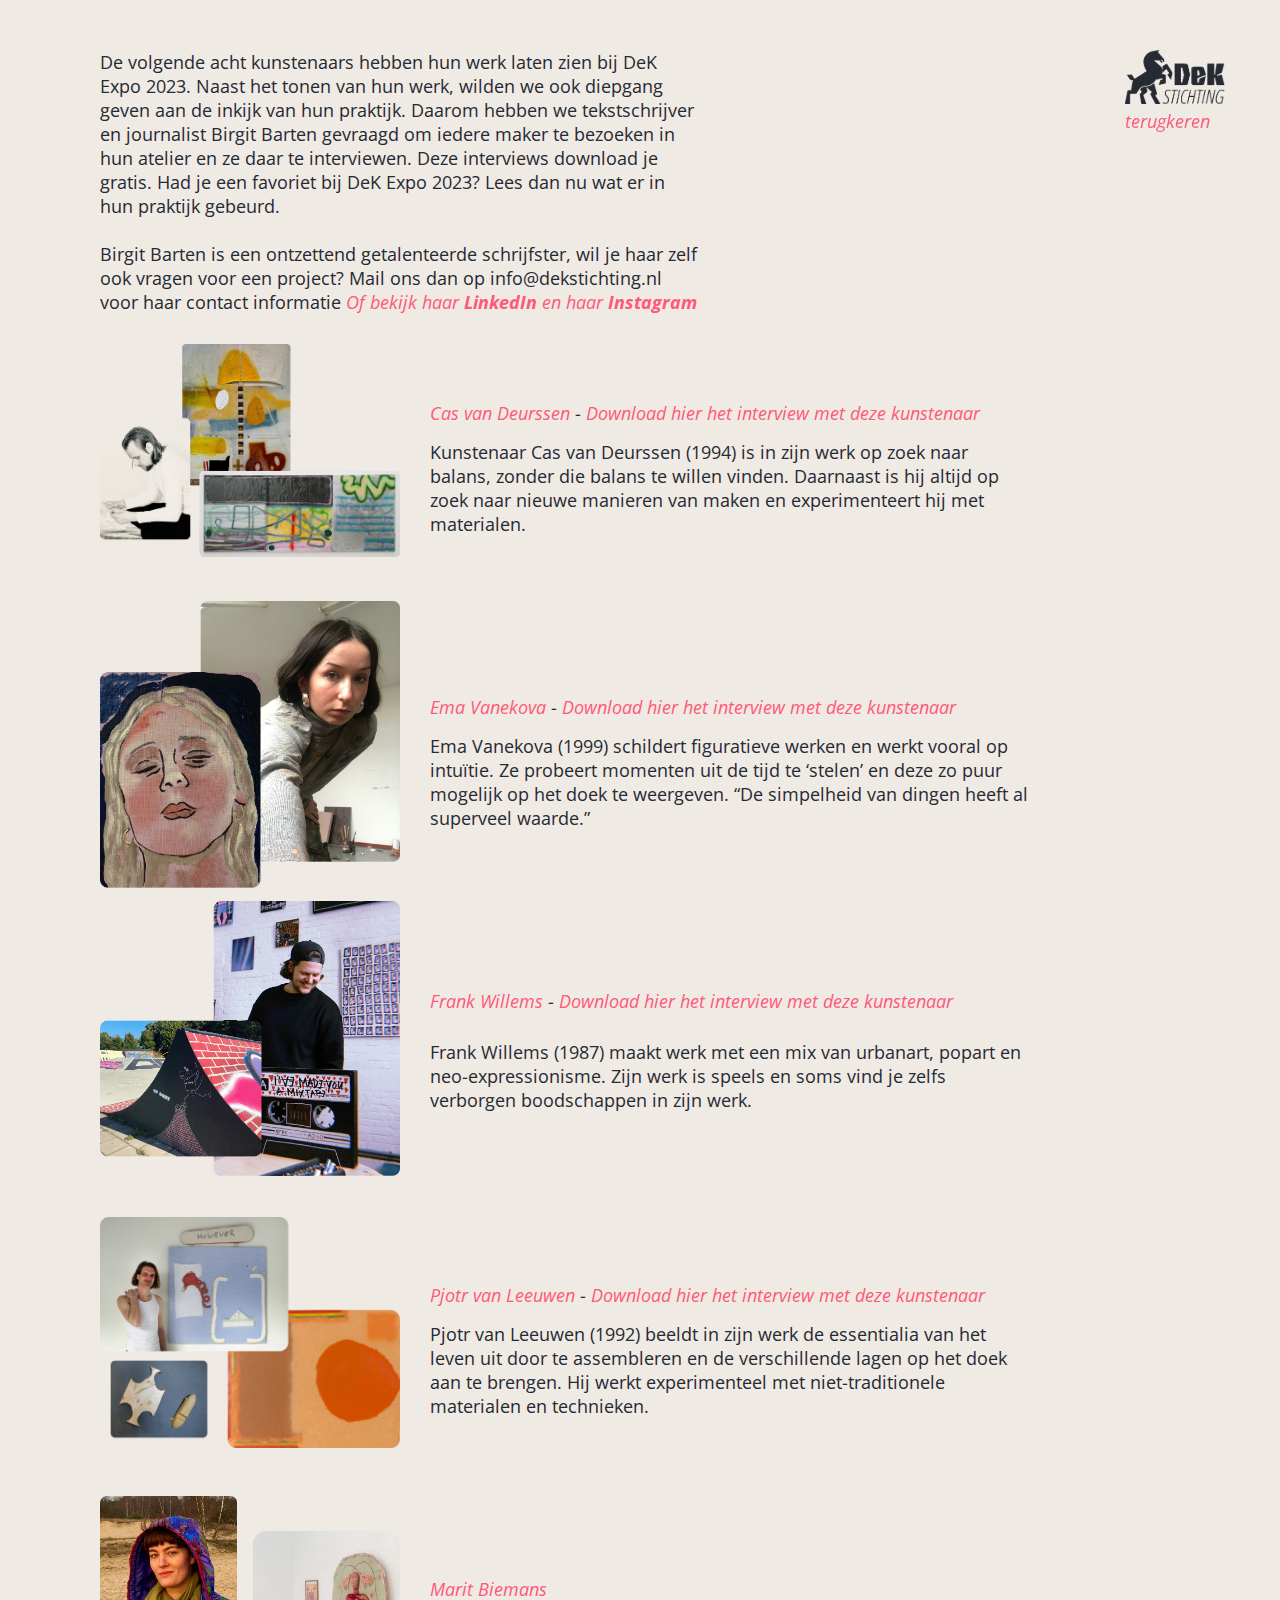
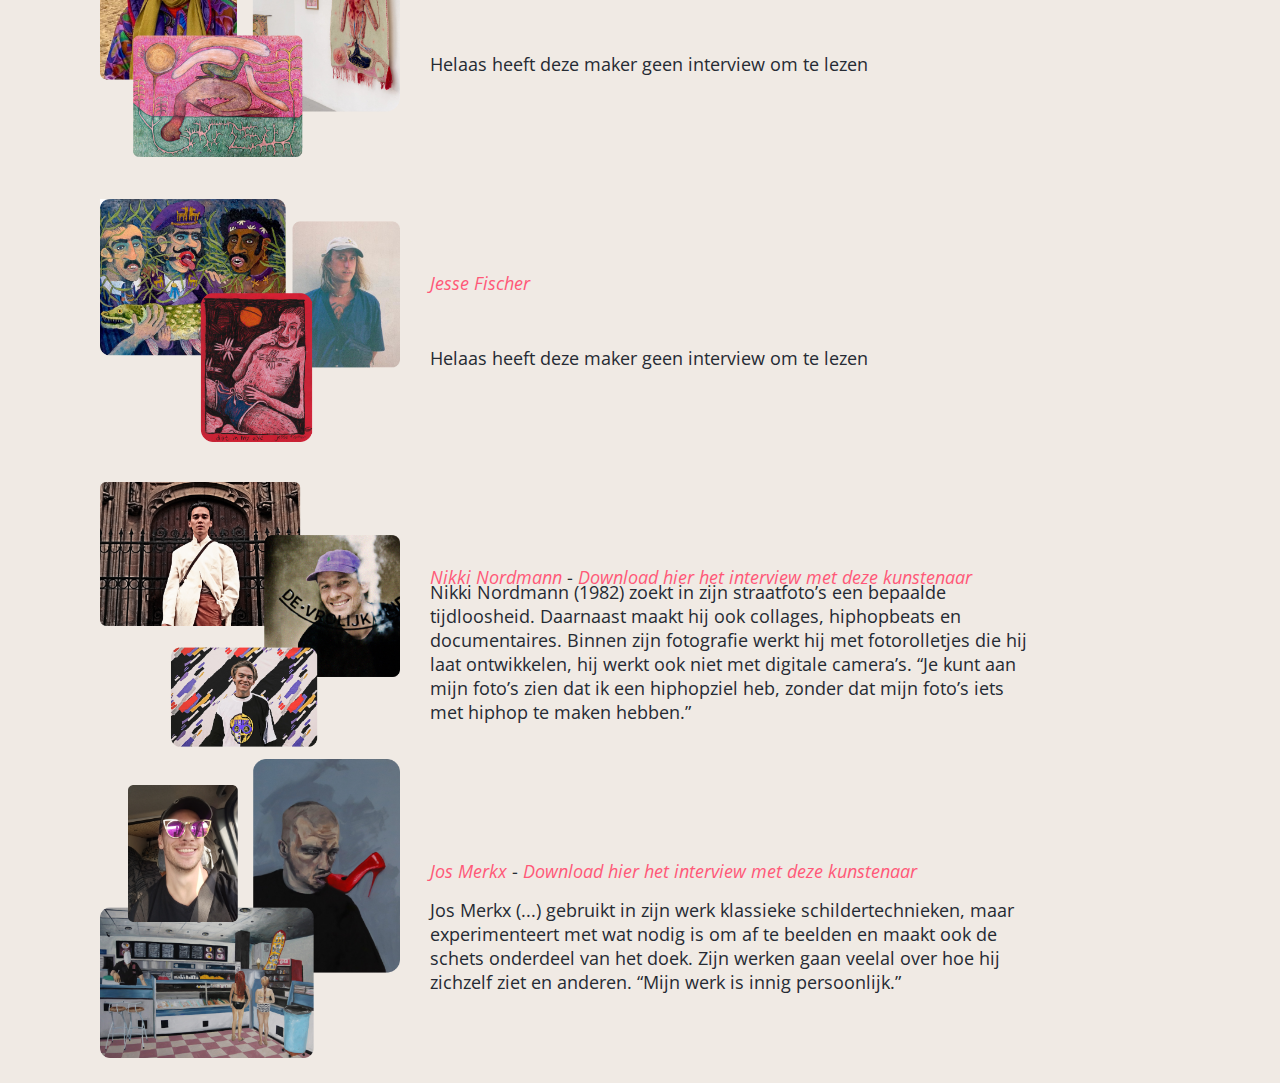
<file: archief.html>
<!doctype html>
<html lang="en">
   <head>
      <title>DeK stichting</title>
      <meta charset="utf-8">
      <meta name="viewport" content="width=device-width, initial-scale=1.0">
      <link rel="preconnect" href="https://fonts.googleapis.com">
      <link rel="preconnect" href="https://fonts.gstatic.com" crossorigin>
      <link href="https://fonts.googleapis.com/css2?family=Livvic:wght@100;200;300;400;500;600;700&family=Oswald:wght@400;500;600;700&display=swap" rel="stylesheet">
      <link href="https://fonts.googleapis.com/css2?family=Open+Sans:ital,wght@1,700;1,800&display=swap" rel="stylesheet">
      <link href="https://fonts.googleapis.com/css2?family=Alegreya+Sans:ital,wght@1,400;1,500&display=swap" rel="stylesheet">
      <link href="https://fonts.googleapis.com/css2?family=Open+Sans:ital,wght@1,300&display=swap" rel="stylesheet">
      <link href="https://fonts.googleapis.com/css2?family=Alegreya+Sans&family=Open+Sans:ital,wght@1,300&display=swap" rel="stylesheet">
      <link href="https://fonts.googleapis.com/css2?family=Sofia+Sans+Extra+Condensed:ital,wght@1,100&display=swap" rel="stylesheet">
      <link rel="stylesheet" href="./css/styleDeKExpo2023.css">
      <link rel="icon" type="image/x-icon" href="./assets/images/favicon.ico">
   </head>
<body>
<div class="archiefWrapper">
    <p class="introArchief"> De volgende acht kunstenaars hebben hun werk laten zien bij DeK Expo 2023. Naast het tonen van hun werk, wilden we ook diepgang geven aan de inkijk van hun praktijk. Daarom hebben we tekstschrijver en journalist Birgit Barten gevraagd om iedere maker te bezoeken in hun atelier en ze daar te interviewen. Deze interviews download je gratis. Had je een favoriet bij DeK Expo 2023? Lees dan nu wat er in hun praktijk gebeurd.

      
       <br />
       <br />
       Birgit Barten is een ontzettend getalenteerde schrijfster, wil je haar zelf ook vragen voor een project? Mail ons dan op info@dekstichting.nl voor haar contact informatie
       <a href="https://www.linkedin.com/in/birgitbarten/" target="_blank">Of bekijk haar <span style="font-weight: bold;">LinkedIn</span></a>
       <a href="https://www.instagram.com/birgitbarten/" target="_blank">en haar <span style="font-weight: bold;">Instagram</span></a>
      
      </p>
    <br />
    
   <a href="https://www.dekstichting.nl" id="homepageLogo"><img src="./assets/images/DEK-st_website_homepage_logo.png" id="homepageLogoImg">terugkeren</a>
   

   <div class="kunstenaarWrapper">
      <div  id="kunstenaarFoto"><img src="./assets/images/DEK-st_website_Residentie-page_profiel_CasVanDeurssen.png" id="foto"></div>
      <div class="kunstenaarLinks"><a href="https://www.instagram.com/cas.vandeurssen/" target="_blank">Cas van Deurssen</a> - <a href="./assets/interviews/Uitwerking Cas van Deurssen.pdf" download="Interview Cas van Deurssen">Download hier het interview met deze kunstenaar</a></div>
      <div class="kunstenaarTekst">Kunstenaar Cas van Deurssen (1994) is in zijn werk op zoek naar balans, zonder die
         balans te willen vinden. Daarnaast is hij altijd op zoek naar nieuwe manieren van
         maken en experimenteert hij met materialen.
         
         
      </div>
      </div>
   <br />
   <br />
   <br />
   <br />
   <br />
   <br />
   <div class="kunstenaarWrapper">
      <div  id="kunstenaarFoto"><img src="./assets/images/DEK-st_website_Residentie-page_profiel_02_EmaVanekova.png" id="foto"></div>
      <div class="kunstenaarLinks"><a href="https://www.instagram.com/emavanekova/" target="_blank">Ema Vanekova</a> - <a href="./assets/interviews/Ema Vanekova uitwerking.pdf" download="Interview Ema Vanekova">Download hier het interview met deze kunstenaar</a></div>
      <div class="kunstenaarTekst">Ema Vanekova (1999) schildert figuratieve werken en werkt vooral op intuïtie. Ze
         probeert momenten uit de tijd te ‘stelen’ en deze zo puur mogelijk op het doek te
         weergeven. “De simpelheid van dingen heeft al superveel waarde.”
         
      </div>
      </div>
   <br />
   <br />
   <br />
   <br />
   <br />
   <br />
   <div class="kunstenaarWrapper">
      <div  id="kunstenaarFoto"><img src="./assets/images/DEK-st_website_Residentie-page_profiel_FrankWillems_03.png" id="foto"></div>
      <div class="kunstenaarLinks"><a href="https://instagram.com/frank.willems.art/" target="_blank">Frank Willems</a> - <a href="./assets/interviews/Uitwerking Frank Willems.pdf" download="Interview Frank Willems">Download hier het interview met deze kunstenaar</a></div>
      <div class="kunstenaarTekst">Frank Willems (1987) maakt werk met een mix van urbanart, popart en
         neo-expressionisme. Zijn werk is speels en soms vind je zelfs verborgen
         boodschappen in zijn werk.
         
      </div>
      </div>
   <br />
   <br />
   <br />
   <br />
   <br />
   <br />
   <div class="kunstenaarWrapper">
      <div  id="kunstenaarFoto"><img src="./assets/images/DEK-st_website_Residentie-page_profiel_PjotrVanLeeuwen.png" id="foto"></div>
      <div class="kunstenaarLinks"><a href="hhttps://instagram.com/pjutrvl/" target="_blank">Pjotr van Leeuwen</a> - <a href="./assets/interviews/Uitwerking Pjotr van Leeuwen.pdf" download="Interview Pjotr van Leeuwen">Download hier het interview met deze kunstenaar</a></div>
      <div class="kunstenaarTekst">Pjotr van Leeuwen (1992) beeldt in zijn werk de essentialia van het leven uit door te
         assembleren en de verschillende lagen op het doek aan te brengen. Hij werkt
         experimenteel met niet-traditionele materialen en technieken.
      </div>
      </div>
   <br />
   <br />
   <br />
   <br />
   <br />
   <br />
   <div class="kunstenaarWrapper">
      <div  id="kunstenaarFoto"><img src="./assets/images/DEK-st_website_Residentie-page_profiel_MaritBiemans.png" id="foto"></div>
      <div class="kunstenaarLinks"><a href="https://instagram.com/marit_biemans" target="_blank">Marit Biemans</a></div>
      <div class="kunstenaarTekst">Helaas heeft deze maker geen interview om te lezen
      </div>
      </div>
   <br />
   <br />
   <br />
   <br />
   <br />
   <br />
   <div class="kunstenaarWrapper">
   <div  id="kunstenaarFoto"><img src="./assets/images/DEK-st_website_Residentie-page_profiel_JesseFischer.png" id="foto"></div>
   <div class="kunstenaarLinks"><a href="https://instagram.com/fisjes" target="_blank">Jesse Fischer</a></div>
   <div class="kunstenaarTekst">Helaas heeft deze maker geen interview om te lezen
   </div>
   </div>
   <br />
   <br />
   <br />
   <br />
   <br />
   <br />
   <div class="kunstenaarWrapper">
   <div  id="kunstenaarFoto"><img src="./assets/images/DEK-st_website_Residentie-page_profiel_NikkiNordmann.png" id="foto"></div>
   <div class="kunstenaarLinks"><a href="https://instagram.com/nikkinordmann" target="_blank">Nikki Nordmann</a> - <a href="./assets/interviews/Uitwerking Nikki Nordmann.pdf" download="Interview Nikki Nordmann">Download hier het interview met deze kunstenaar</a></div>
   <div class="kunstenaarTekst">Nikki Nordmann (1982) zoekt in zijn straatfoto’s een bepaalde tijdloosheid. Daarnaast
      maakt hij ook collages, hiphopbeats en documentaires. Binnen zijn fotografie werkt
      hij met fotorolletjes die hij laat ontwikkelen, hij werkt ook niet met digitale camera’s.
      “Je kunt aan mijn foto’s zien dat ik een hiphopziel heb, zonder dat mijn foto’s iets met
      hiphop te maken hebben.”
   </div>
   </div>
   <br />
   <br />
   <br />
   <br />
   <br />
   <br />
   <div class="kunstenaarWrapper">
   <div  id="kunstenaarFoto"><img src="./assets/images/DEK-st_website_Residentie-page_profiel_JosMerkx.png" id="foto"></div>
   <div class="kunstenaarLinks"><a href="https://instagram.com/j.merkx" target="_blank">Jos Merkx</a> - <a href="./assets/interviews/Uitwerking Jos Merkx.pdf" download="Interview Jos Merkx">Download hier het interview met deze kunstenaar</a></div>
   <div class="kunstenaarTekst" id="kunstenaarTekst">  Jos Merkx (...) gebruikt in zijn werk klassieke schildertechnieken, maar experimenteert
      met wat nodig is om af te beelden en maakt ook de schets onderdeel van het doek.
      Zijn werken gaan veelal over hoe hij zichzelf ziet en anderen. “Mijn werk is innig
      persoonlijk.”</div>
   </div>
</div>

</body>
</html>
</file>
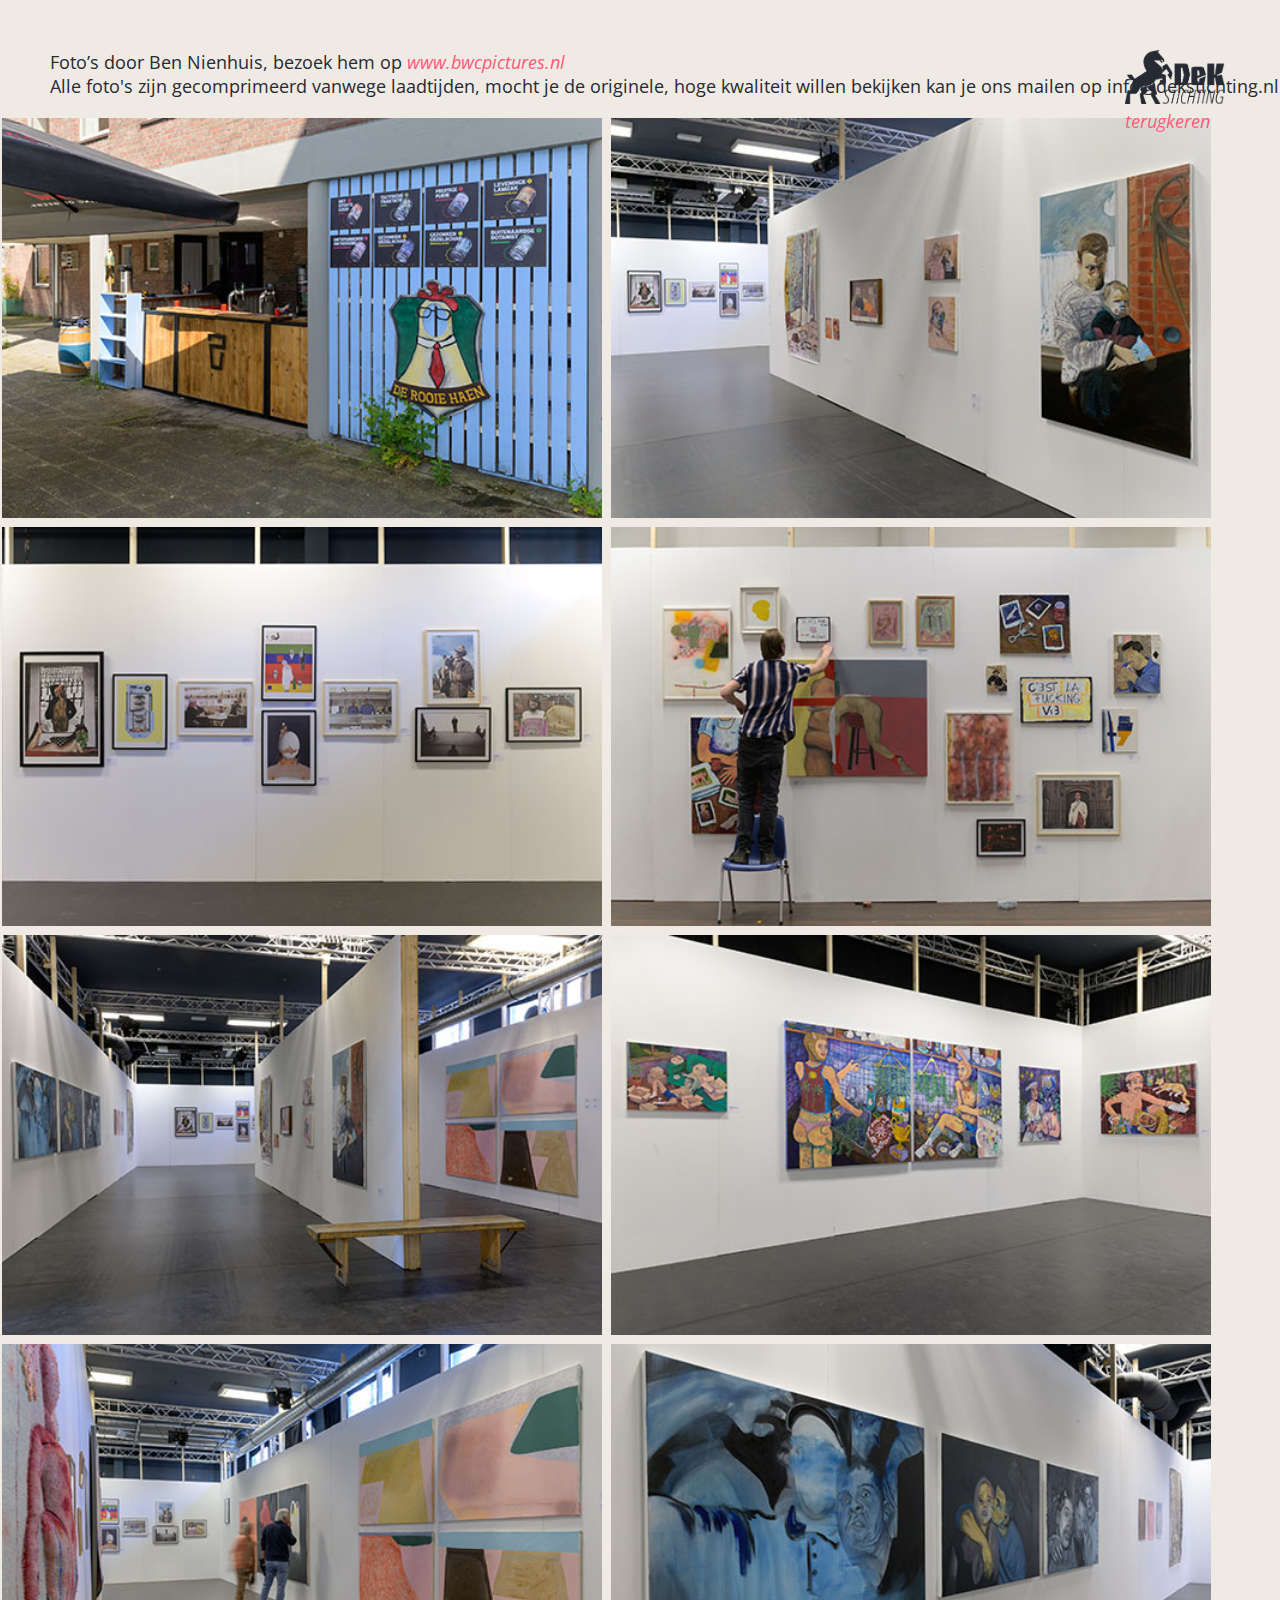
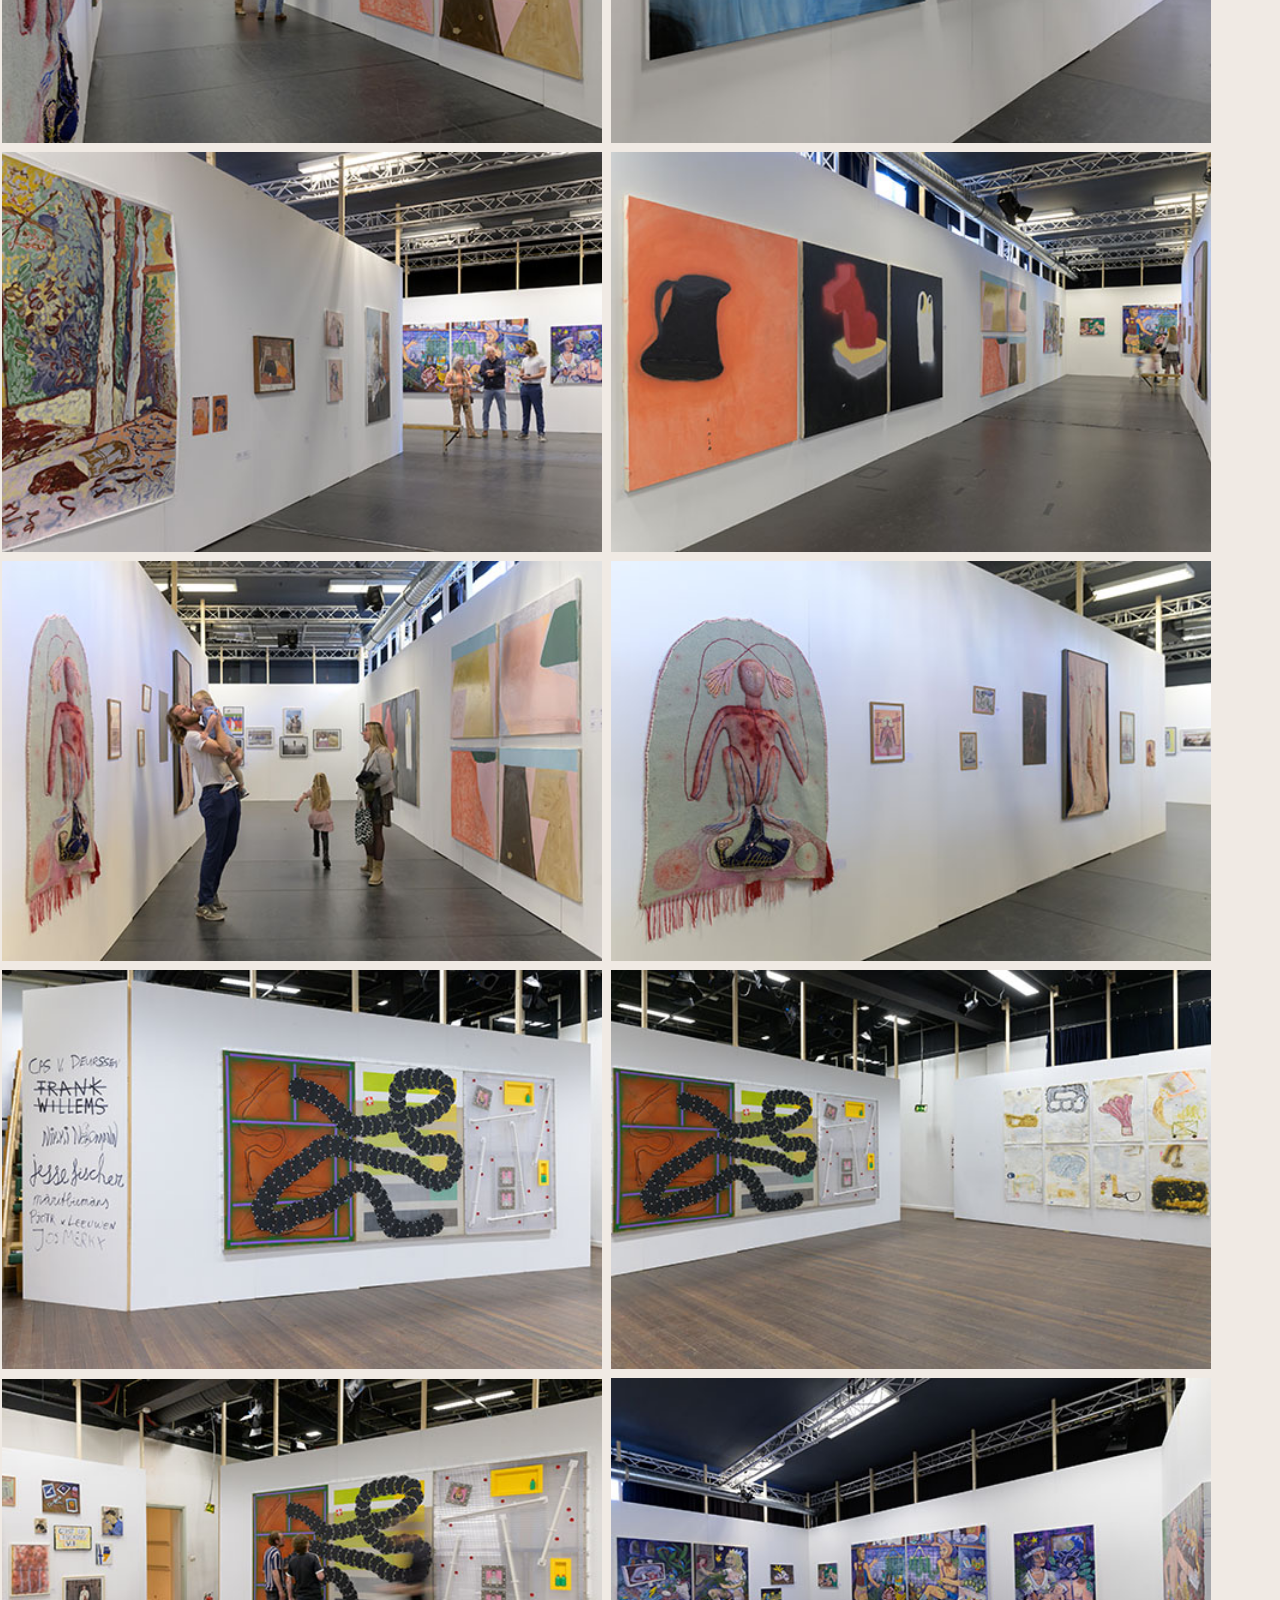
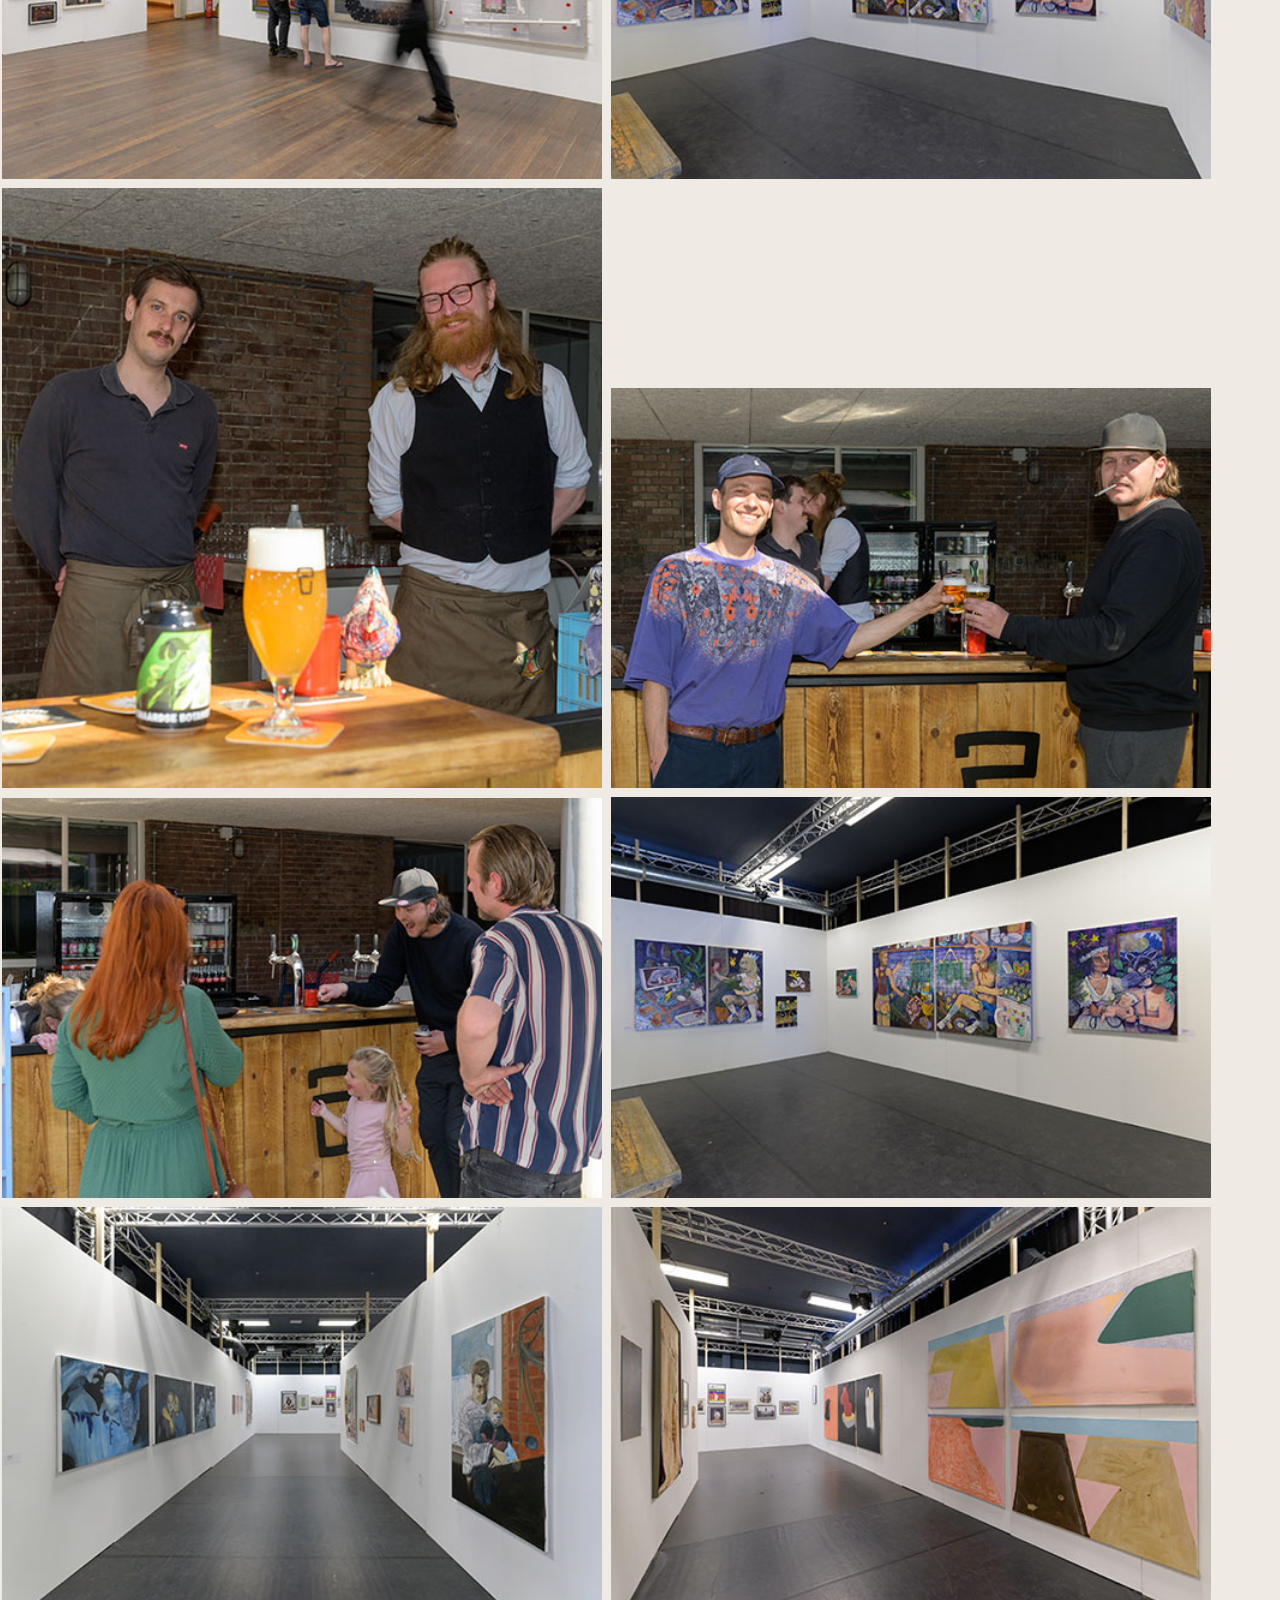
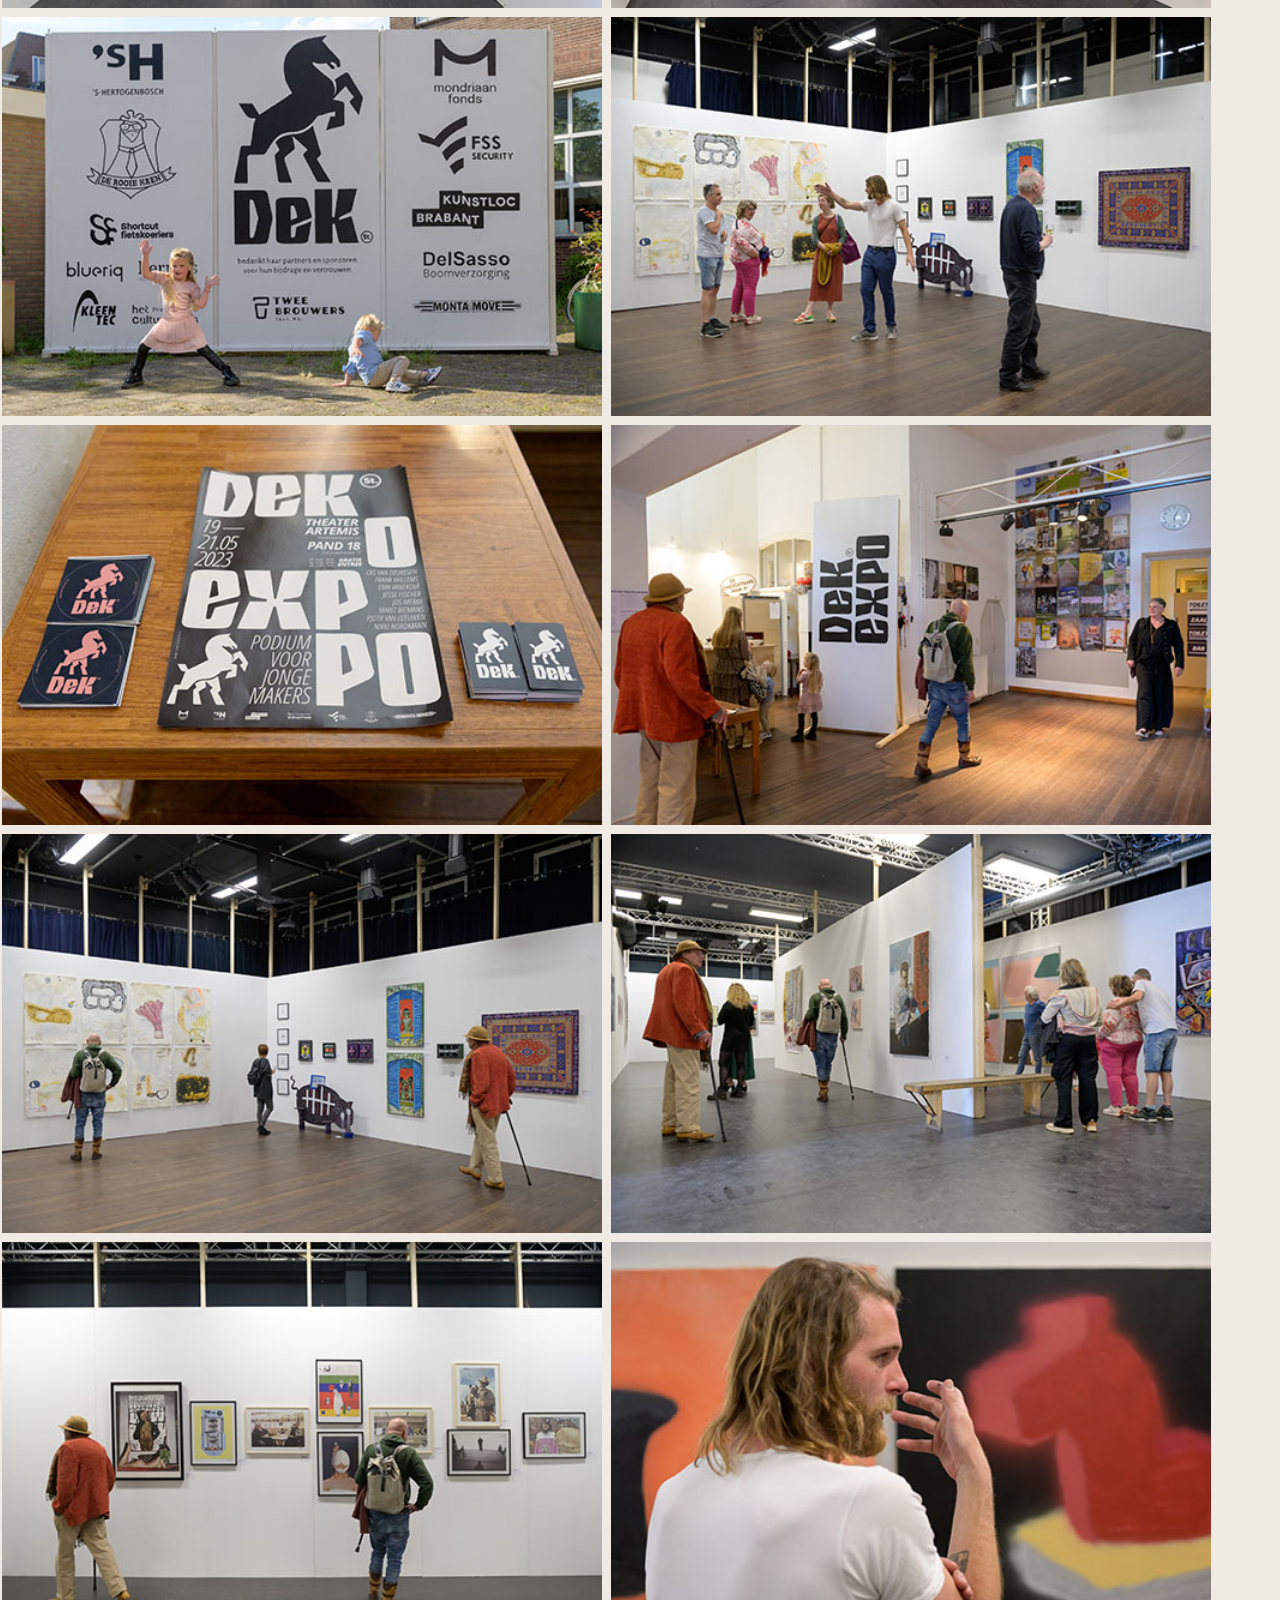
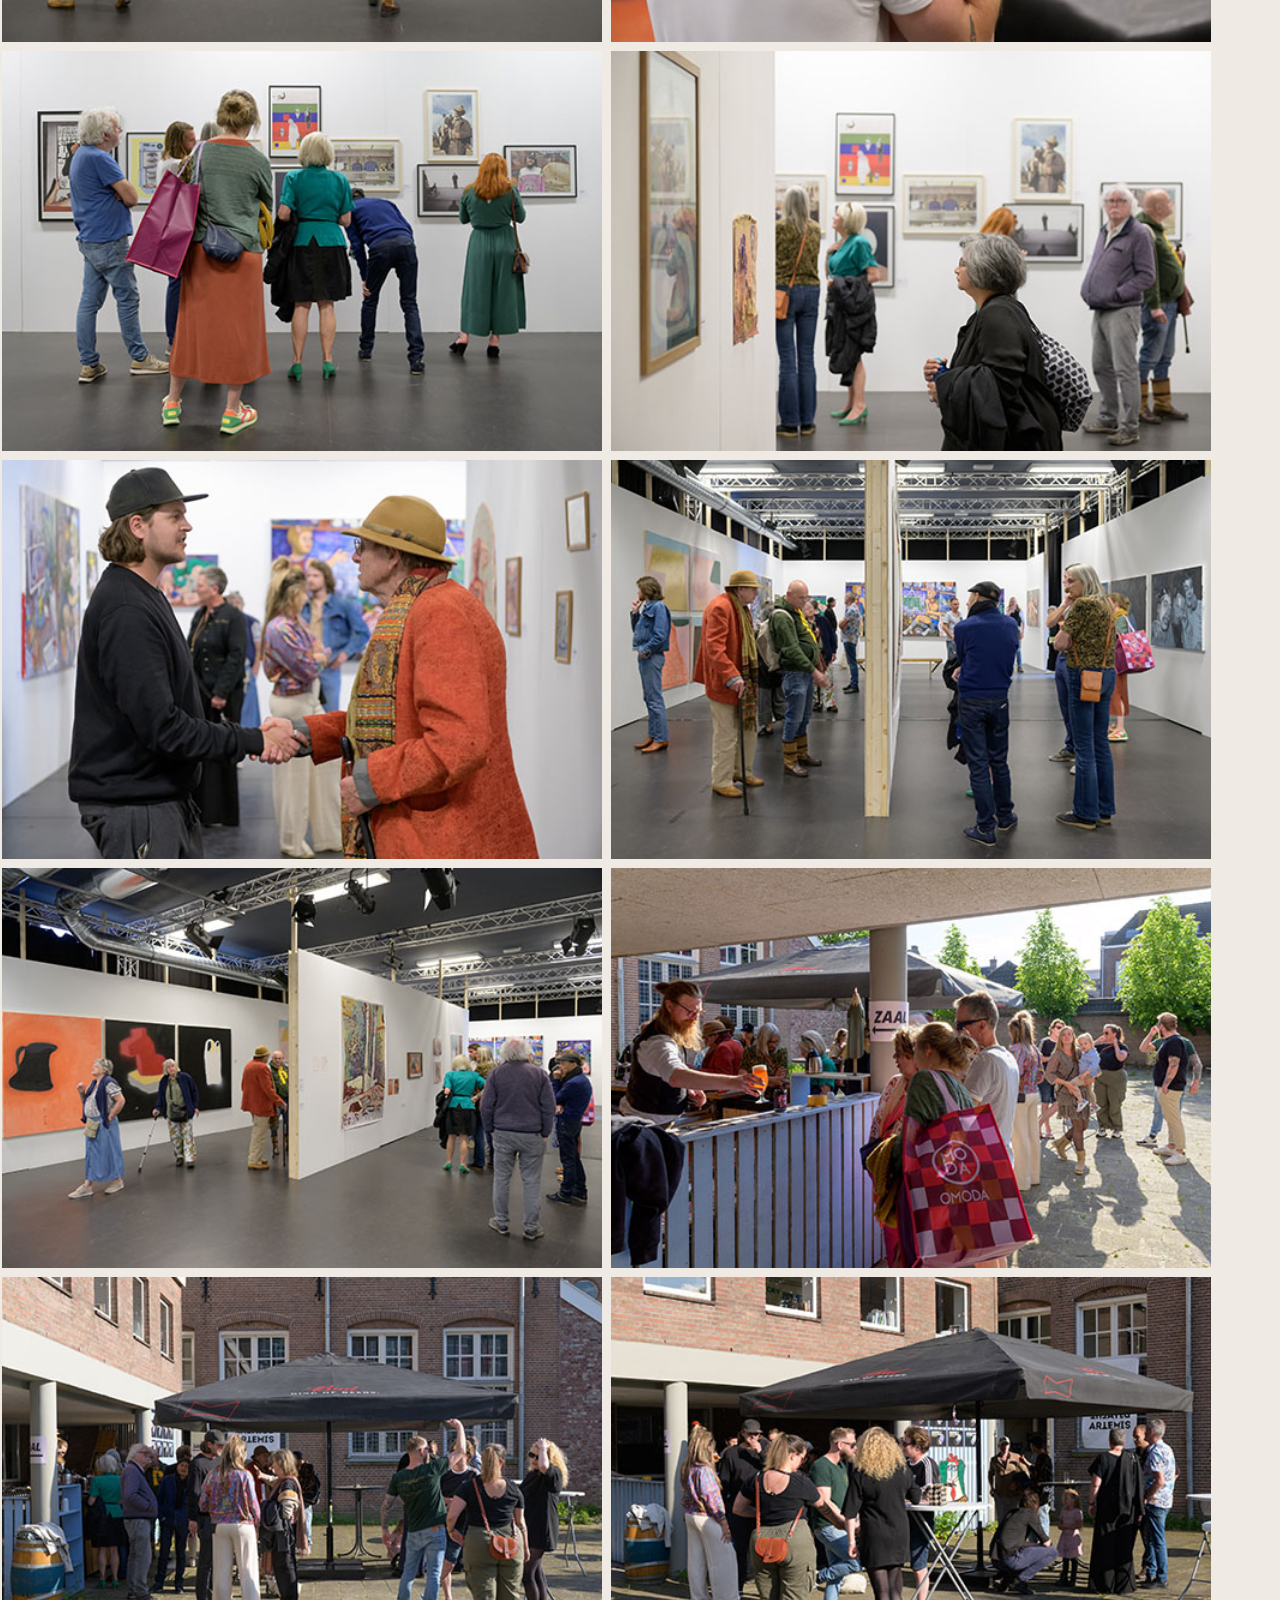
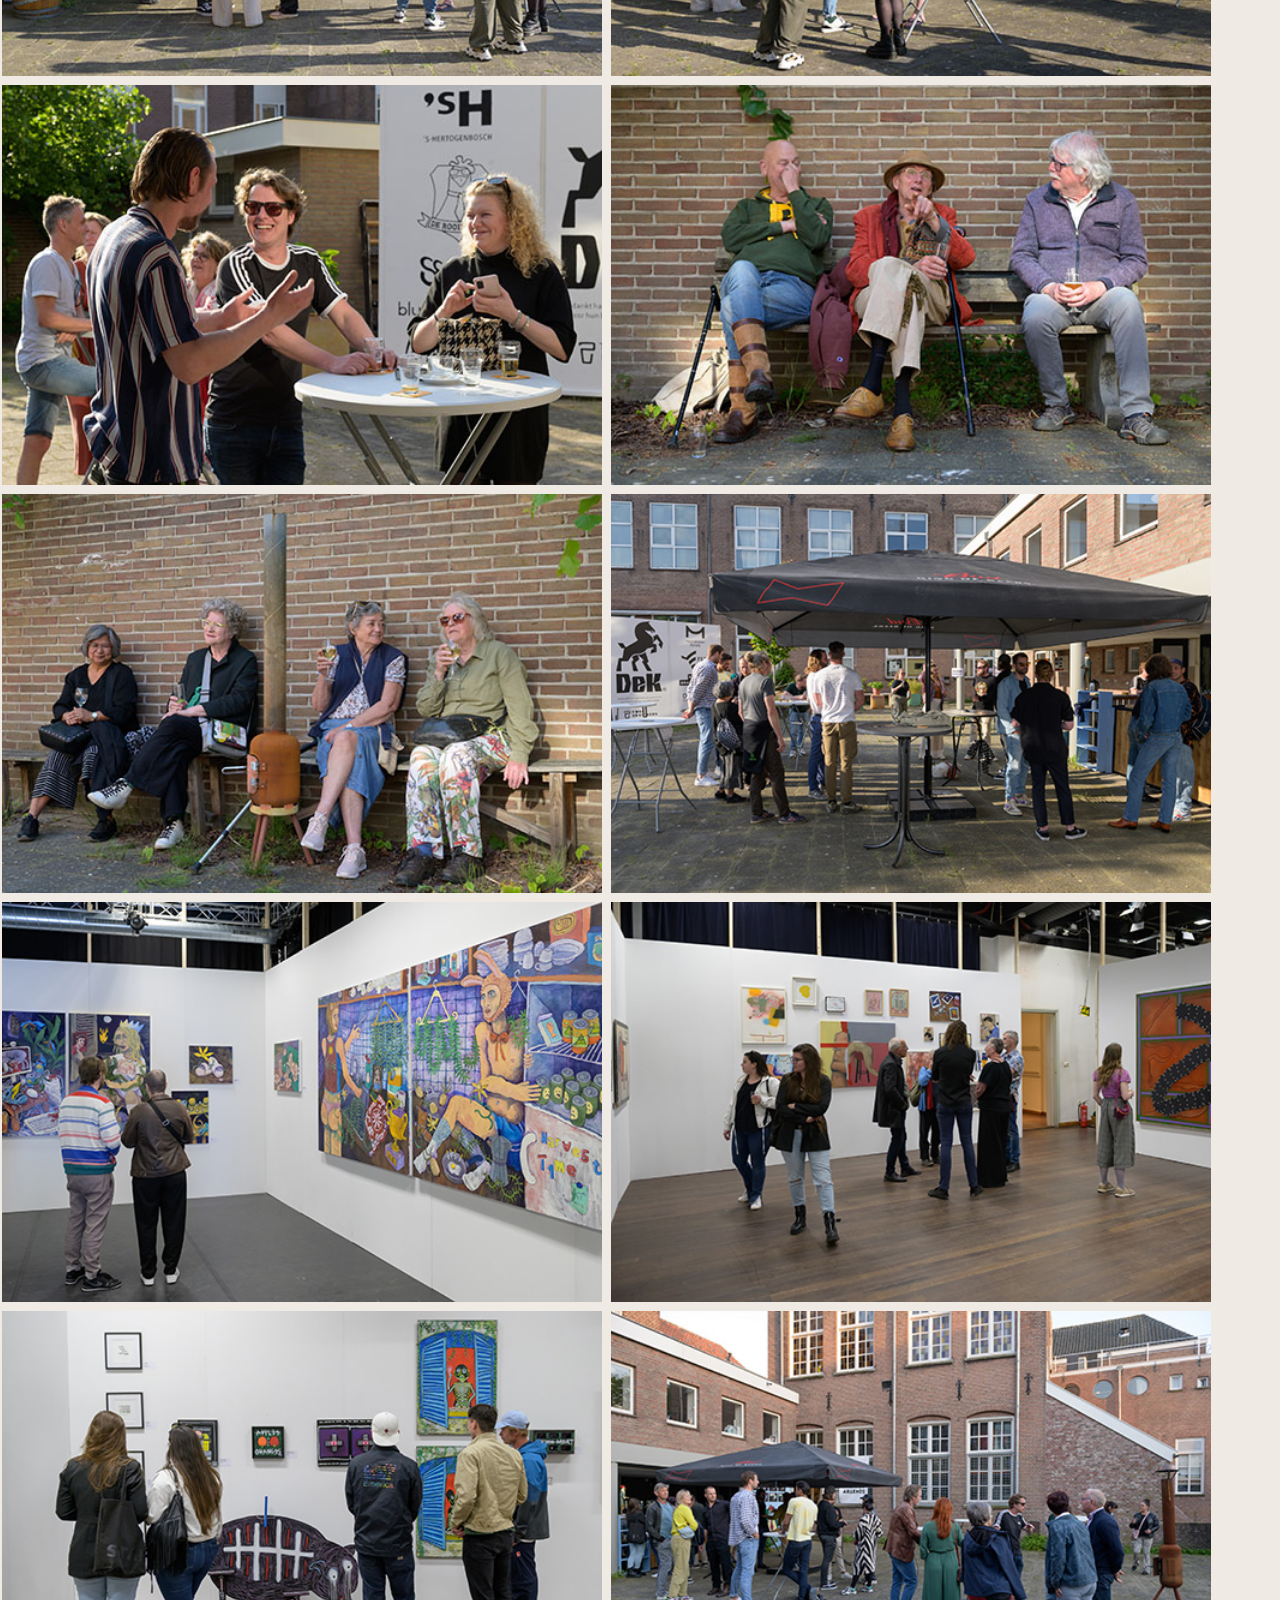
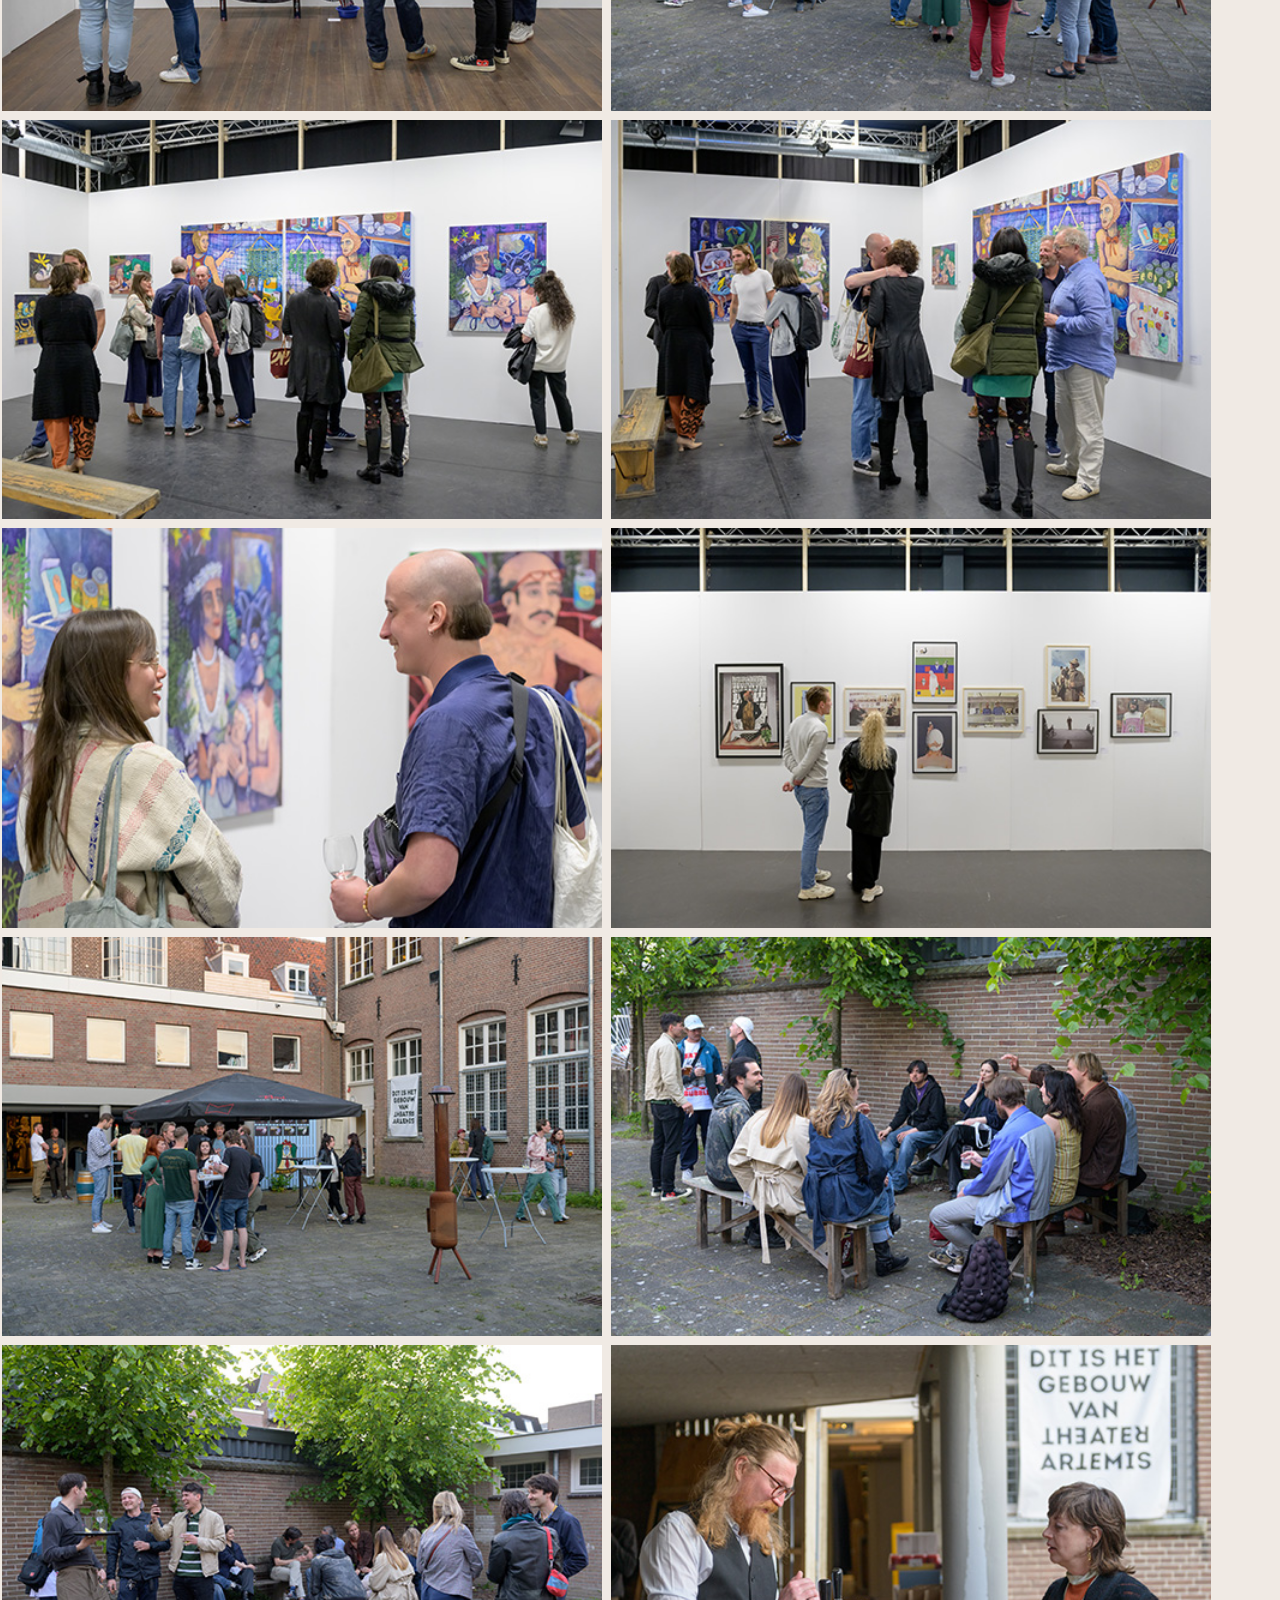
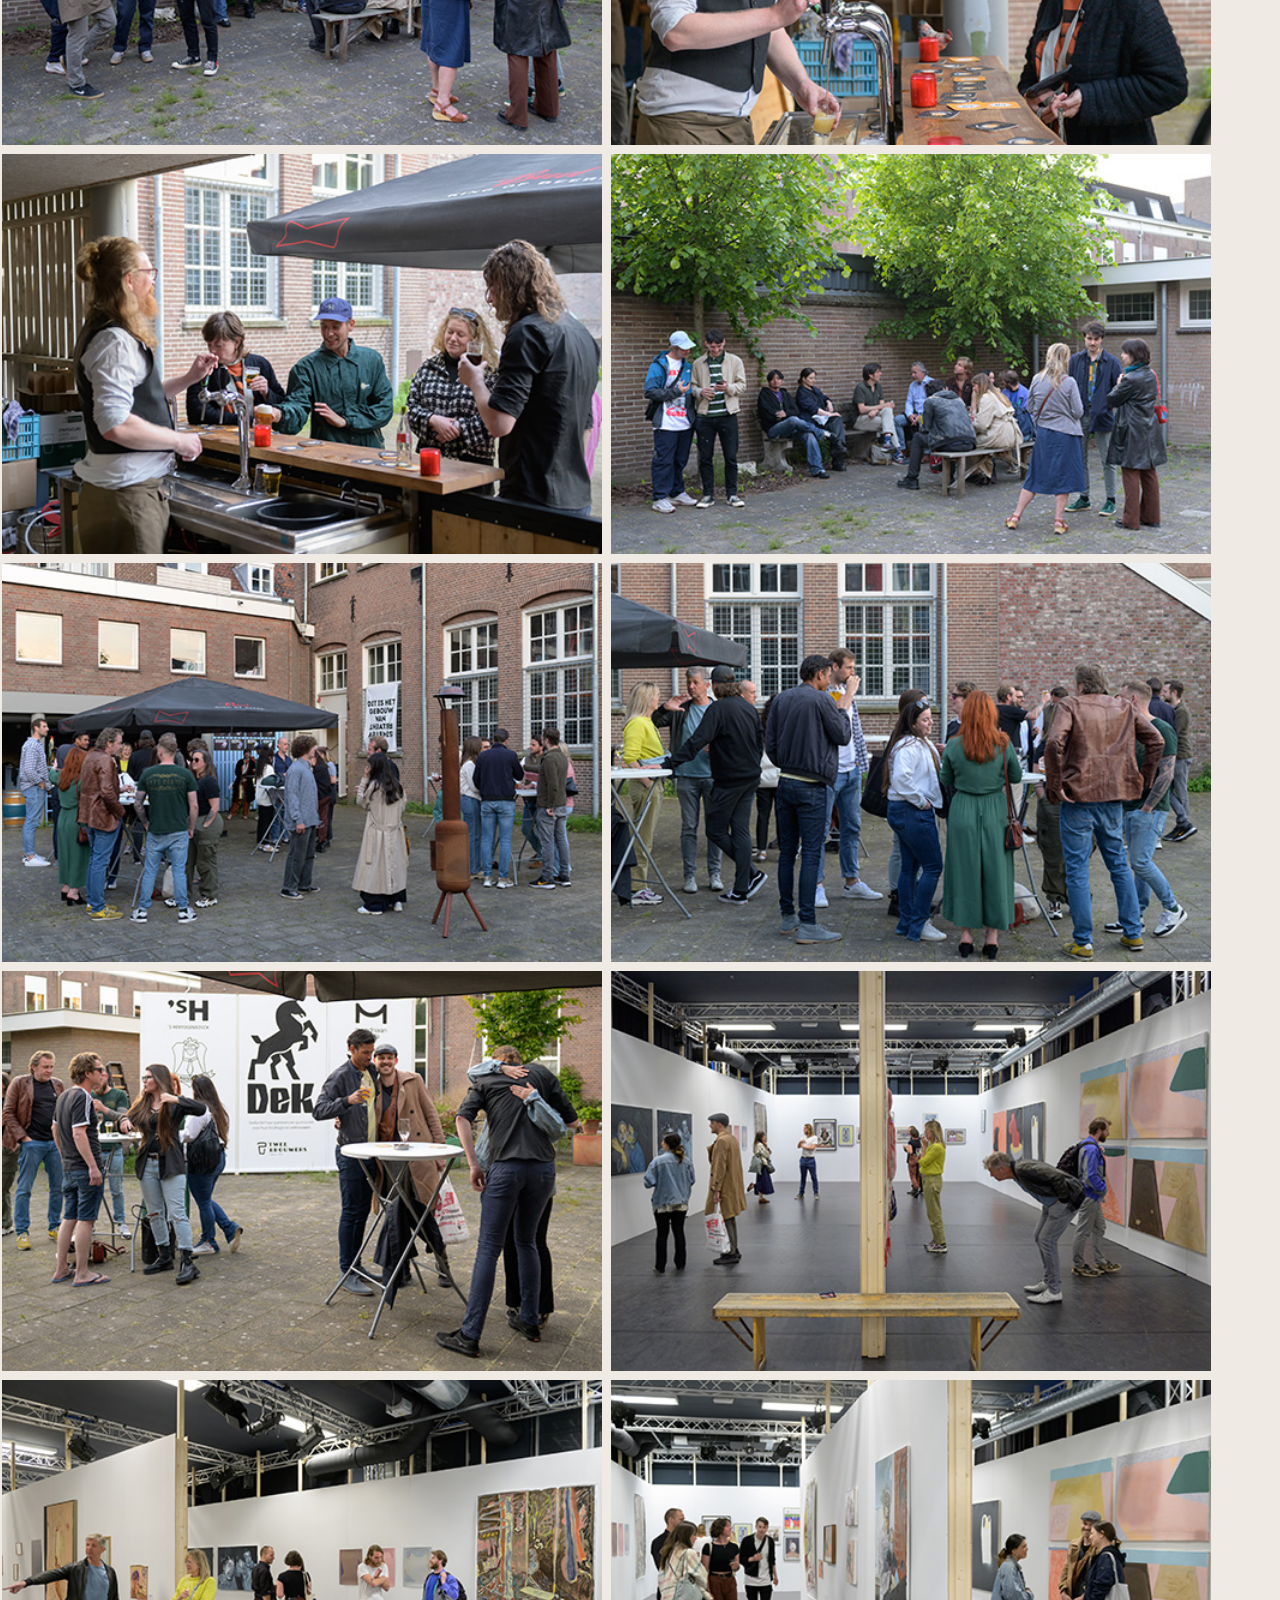
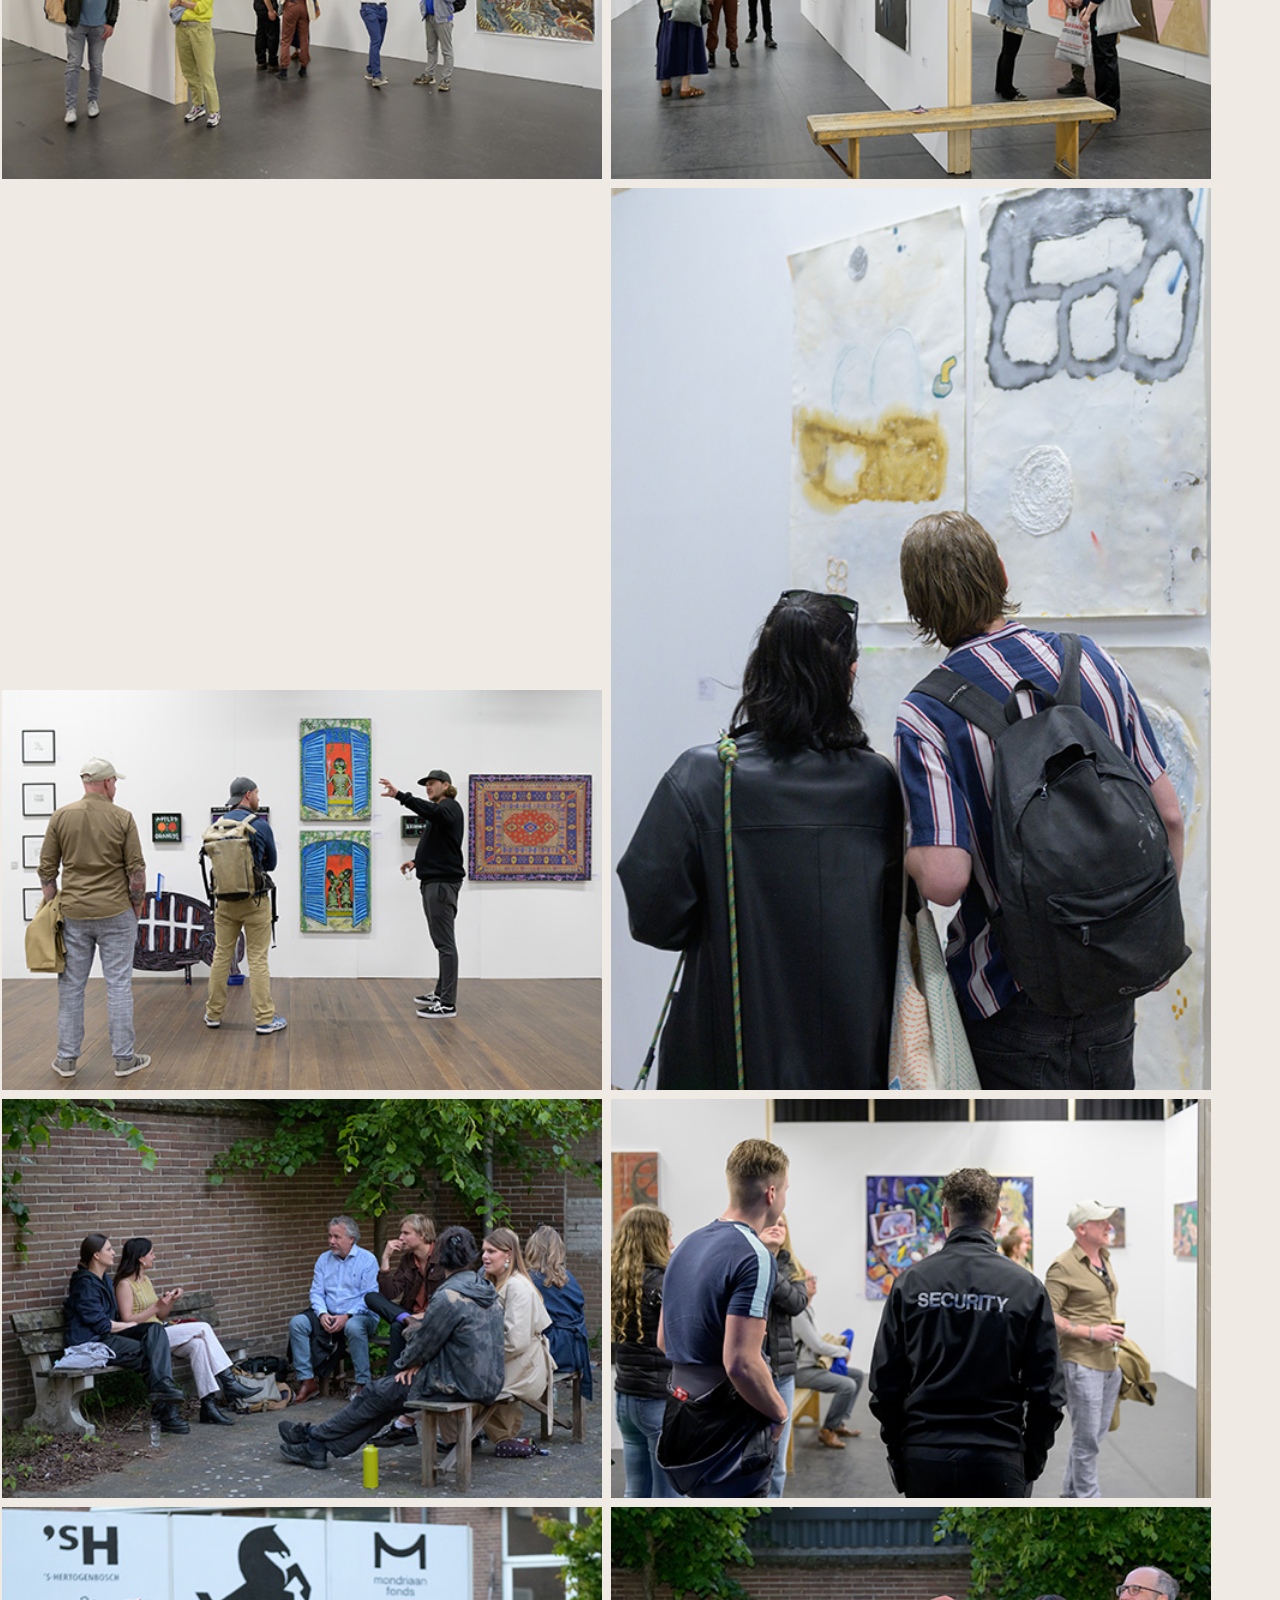
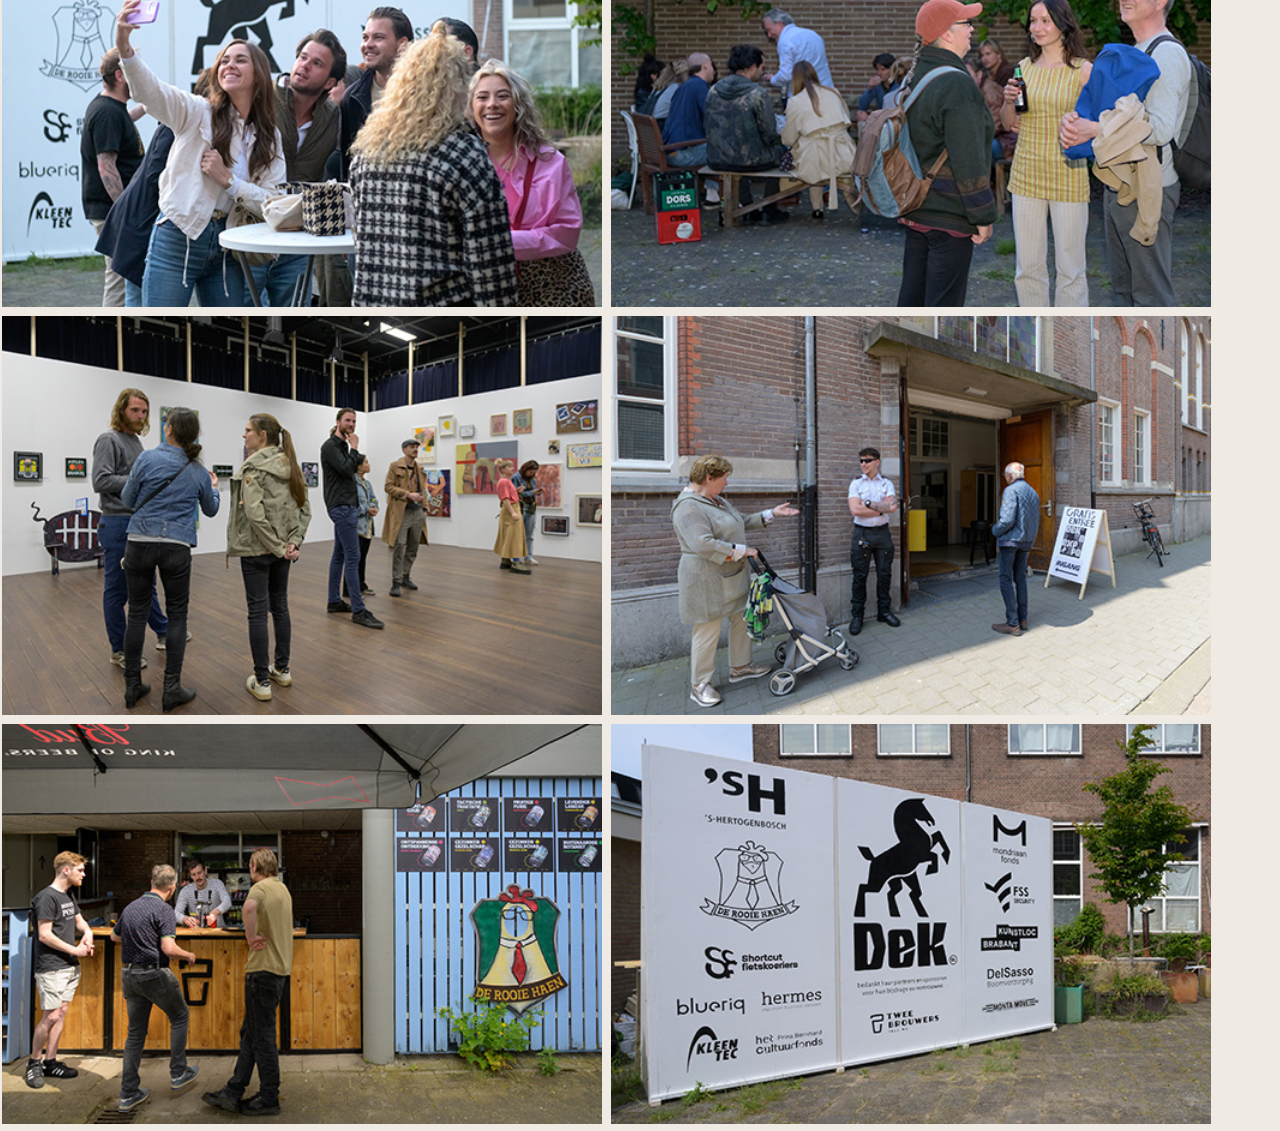
<file: DeKExpo2023.html>
<!doctype html>
<html lang="en">
   <head>
      <title>DeK stichting</title>
      <meta charset="utf-8">
      <meta name="viewport" content="width=device-width, initial-scale=1.0">
      <link rel="preconnect" href="https://fonts.googleapis.com">
      <link rel="preconnect" href="https://fonts.gstatic.com" crossorigin>
      <link href="https://fonts.googleapis.com/css2?family=Livvic:wght@100;200;300;400;500;600;700&family=Oswald:wght@400;500;600;700&display=swap" rel="stylesheet">
      <link href="https://fonts.googleapis.com/css2?family=Open+Sans:ital,wght@1,700;1,800&display=swap" rel="stylesheet">
      <link href="https://fonts.googleapis.com/css2?family=Alegreya+Sans:ital,wght@1,400;1,500&display=swap" rel="stylesheet">
      <link href="https://fonts.googleapis.com/css2?family=Open+Sans:ital,wght@1,300&display=swap" rel="stylesheet">
      <link href="https://fonts.googleapis.com/css2?family=Alegreya+Sans&family=Open+Sans:ital,wght@1,300&display=swap" rel="stylesheet">
      <link href="https://fonts.googleapis.com/css2?family=Sofia+Sans+Extra+Condensed:ital,wght@1,100&display=swap" rel="stylesheet">
      <link rel="stylesheet" href="./css/styleDeKExpo2023.css">
      <link rel="icon" type="image/x-icon" href="./assets/images/favicon.ico">
   </head>
<body>
   <a href="https://www.dekstichting.nl" id="homepageLogo"><img src="./assets/images/DEK-st_website_homepage_logo.png" id="homepageLogoImg">terugkeren</a>
   
   <div class="DeKExpo2023wrapper">
      <p style="margin-top: 50px; margin-left: 50px;">Foto’s door Ben Nienhuis, bezoek hem op <a href="https://www.bwcpictures.nl"> www.bwcpictures.nl </a>
      <br /> Alle foto's zijn gecomprimeerd vanwege laadtijden, mocht je de originele, hoge kwaliteit willen bekijken kan je ons 
   mailen op info@dekstichting.nl</p>
<img src="./assets/images/Foto's DeK Expo 2023 verkleind/001_BWC5029.jpg" alt="FotoGalerijDeKExpo2023" id="FotoGalerijDeKExpo2023">
<img src="./assets/images/Foto's DeK Expo 2023 verkleind/002_BWC5033.jpg" alt="FotoGalerijDeKExpo2023" id="FotoGalerijDeKExpo2023">
<img src="./assets/images/Foto's DeK Expo 2023 verkleind/003_BWC5034.jpg" alt="FotoGalerijDeKExpo2023" id="FotoGalerijDeKExpo2023">
<img src="./assets/images/Foto's DeK Expo 2023 verkleind/008_BWC5054.jpg" alt="FotoGalerijDeKExpo2023" id="FotoGalerijDeKExpo2023">
<img src="./assets/images/Foto's DeK Expo 2023 verkleind/011_BWC5066.jpg" alt="FotoGalerijDeKExpo2023" id="FotoGalerijDeKExpo2023">
<img src="./assets/images/Foto's DeK Expo 2023 verkleind/012_BWC5069.jpg" alt="FotoGalerijDeKExpo2023" id="FotoGalerijDeKExpo2023">
<img src="./assets/images/Foto's DeK Expo 2023 verkleind/013_BWC5072.jpg" alt="FotoGalerijDeKExpo2023" id="FotoGalerijDeKExpo2023">
<img src="./assets/images/Foto's DeK Expo 2023 verkleind/015_BWC5074.jpg" alt="FotoGalerijDeKExpo2023" id="FotoGalerijDeKExpo2023">
<img src="./assets/images/Foto's DeK Expo 2023 verkleind/017_BWC5078.jpg" alt="FotoGalerijDeKExpo2023" id="FotoGalerijDeKExpo2023">
<img src="./assets/images/Foto's DeK Expo 2023 verkleind/020_BWC5085.jpg" alt="FotoGalerijDeKExpo2023" id="FotoGalerijDeKExpo2023">
<img src="./assets/images/Foto's DeK Expo 2023 verkleind/022_BWC5090.jpg" alt="FotoGalerijDeKExpo2023" id="FotoGalerijDeKExpo2023">
<img src="./assets/images/Foto's DeK Expo 2023 verkleind/023_BWC5093.jpg" alt="FotoGalerijDeKExpo2023" id="FotoGalerijDeKExpo2023">
<img src="./assets/images/Foto's DeK Expo 2023 verkleind/029_BWC5103.jpg" alt="FotoGalerijDeKExpo2023" id="FotoGalerijDeKExpo2023">
<img src="./assets/images/Foto's DeK Expo 2023 verkleind/030_BWC5104.jpg" alt="FotoGalerijDeKExpo2023" id="FotoGalerijDeKExpo2023">
<img src="./assets/images/Foto's DeK Expo 2023 verkleind/032_BWC5107.jpg" alt="FotoGalerijDeKExpo2023" id="FotoGalerijDeKExpo2023">
<img src="./assets/images/Foto's DeK Expo 2023 verkleind/041_BWC1591.jpg" alt="FotoGalerijDeKExpo2023" id="FotoGalerijDeKExpo2023">
<img src="./assets/images/Foto's DeK Expo 2023 verkleind/044_BWC5131.jpg" alt="FotoGalerijDeKExpo2023" id="FotoGalerijDeKExpo2023">
<img src="./assets/images/Foto's DeK Expo 2023 verkleind/045_BWC5135.jpg" alt="FotoGalerijDeKExpo2023" id="FotoGalerijDeKExpo2023">
<img src="./assets/images/Foto's DeK Expo 2023 verkleind/048_BWC5147.jpg" alt="FotoGalerijDeKExpo2023" id="FotoGalerijDeKExpo2023">
<img src="./assets/images/Foto's DeK Expo 2023 verkleind/049_BWC1604.jpg" alt="FotoGalerijDeKExpo2023" id="FotoGalerijDeKExpo2023">
<img src="./assets/images/Foto's DeK Expo 2023 verkleind/050_BWC1608.jpg" alt="FotoGalerijDeKExpo2023" id="FotoGalerijDeKExpo2023">
<img src="./assets/images/Foto's DeK Expo 2023 verkleind/051_BWC1610.jpg" alt="FotoGalerijDeKExpo2023" id="FotoGalerijDeKExpo2023">
<img src="./assets/images/Foto's DeK Expo 2023 verkleind/054_BWC5161.jpg" alt="FotoGalerijDeKExpo2023" id="FotoGalerijDeKExpo2023">
<img src="./assets/images/Foto's DeK Expo 2023 verkleind/056_BWC5168.jpg" alt="FotoGalerijDeKExpo2023" id="FotoGalerijDeKExpo2023">
<img src="./assets/images/Foto's DeK Expo 2023 verkleind/057_BWC5172.jpg" alt="FotoGalerijDeKExpo2023" id="FotoGalerijDeKExpo2023">
<img src="./assets/images/Foto's DeK Expo 2023 verkleind/065_BWC5199.jpg" alt="FotoGalerijDeKExpo2023" id="FotoGalerijDeKExpo2023">
<img src="./assets/images/Foto's DeK Expo 2023 verkleind/066_BWC5204.jpg" alt="FotoGalerijDeKExpo2023" id="FotoGalerijDeKExpo2023">
<img src="./assets/images/Foto's DeK Expo 2023 verkleind/070_BWC5223.jpg" alt="FotoGalerijDeKExpo2023" id="FotoGalerijDeKExpo2023">
<img src="./assets/images/Foto's DeK Expo 2023 verkleind/072_BWC5230.jpg" alt="FotoGalerijDeKExpo2023" id="FotoGalerijDeKExpo2023">
<img src="./assets/images/Foto's DeK Expo 2023 verkleind/075_BWC5244.jpg" alt="FotoGalerijDeKExpo2023" id="FotoGalerijDeKExpo2023">
<img src="./assets/images/Foto's DeK Expo 2023 verkleind/076_BWC5250.jpg" alt="FotoGalerijDeKExpo2023" id="FotoGalerijDeKExpo2023">
<img src="./assets/images/Foto's DeK Expo 2023 verkleind/078_BWC5257.jpg" alt="FotoGalerijDeKExpo2023" id="FotoGalerijDeKExpo2023">
<img src="./assets/images/Foto's DeK Expo 2023 verkleind/079_BWC5261.jpg" alt="FotoGalerijDeKExpo2023" id="FotoGalerijDeKExpo2023">
<img src="./assets/images/Foto's DeK Expo 2023 verkleind/081_BWC5265.jpg" alt="FotoGalerijDeKExpo2023" id="FotoGalerijDeKExpo2023">
<img src="./assets/images/Foto's DeK Expo 2023 verkleind/083_BWC5270.jpg" alt="FotoGalerijDeKExpo2023" id="FotoGalerijDeKExpo2023">
<img src="./assets/images/Foto's DeK Expo 2023 verkleind/086_BWC5281.jpg" alt="FotoGalerijDeKExpo2023" id="FotoGalerijDeKExpo2023">
<img src="./assets/images/Foto's DeK Expo 2023 verkleind/087_BWC5284.jpg" alt="FotoGalerijDeKExpo2023" id="FotoGalerijDeKExpo2023">
<img src="./assets/images/Foto's DeK Expo 2023 verkleind/088_BWC5286.jpg" alt="FotoGalerijDeKExpo2023" id="FotoGalerijDeKExpo2023">
<img src="./assets/images/Foto's DeK Expo 2023 verkleind/093_BWC5305.jpg" alt="FotoGalerijDeKExpo2023" id="FotoGalerijDeKExpo2023">
<img src="./assets/images/Foto's DeK Expo 2023 verkleind/096_BWC5317.jpg" alt="FotoGalerijDeKExpo2023" id="FotoGalerijDeKExpo2023">
<img src="./assets/images/Foto's DeK Expo 2023 verkleind/097_BWC5323.jpg" alt="FotoGalerijDeKExpo2023" id="FotoGalerijDeKExpo2023">
<img src="./assets/images/Foto's DeK Expo 2023 verkleind/099_BWC5334.jpg" alt="FotoGalerijDeKExpo2023" id="FotoGalerijDeKExpo2023">
<img src="./assets/images/Foto's DeK Expo 2023 verkleind/100_BWC5335.jpg" alt="FotoGalerijDeKExpo2023" id="FotoGalerijDeKExpo2023">
<img src="./assets/images/Foto's DeK Expo 2023 verkleind//101_BWC5339.jpg" alt="FotoGalerijDeKExpo2023" id="FotoGalerijDeKExpo2023">
<img src="./assets/images/Foto's DeK Expo 2023 verkleind/102_BWC5341.jpg" alt="FotoGalerijDeKExpo2023" id="FotoGalerijDeKExpo2023">
<img src="./assets/images/Foto's DeK Expo 2023 verkleind/103_BWC5344.jpg" alt="FotoGalerijDeKExpo2023" id="FotoGalerijDeKExpo2023">
<img src="./assets/images/Foto's DeK Expo 2023 verkleind/104_BWC5346.jpg" alt="FotoGalerijDeKExpo2023" id="FotoGalerijDeKExpo2023">
<img src="./assets/images/Foto's DeK Expo 2023 verkleind/105_BWC5349.jpg" alt="FotoGalerijDeKExpo2023" id="FotoGalerijDeKExpo2023">
<img src="./assets/images/Foto's DeK Expo 2023 verkleind/106_BWC5352.jpg" alt="FotoGalerijDeKExpo2023" id="FotoGalerijDeKExpo2023">
<img src="./assets/images/Foto's DeK Expo 2023 verkleind/107_BWC5362.jpg" alt="FotoGalerijDeKExpo2023" id="FotoGalerijDeKExpo2023">
<img src="./assets/images/Foto's DeK Expo 2023 verkleind/108_BWC5366.jpg" alt="FotoGalerijDeKExpo2023" id="FotoGalerijDeKExpo2023">
<img src="./assets/images/Foto's DeK Expo 2023 verkleind/109_BWC5369.jpg" alt="FotoGalerijDeKExpo2023" id="FotoGalerijDeKExpo2023">
<img src="./assets/images/Foto's DeK Expo 2023 verkleind/110_BWC5371.jpg" alt="FotoGalerijDeKExpo2023" id="FotoGalerijDeKExpo2023">
<img src="./assets/images/Foto's DeK Expo 2023 verkleind/111_BWC5373.jpg" alt="FotoGalerijDeKExpo2023" id="FotoGalerijDeKExpo2023">
<img src="./assets/images/Foto's DeK Expo 2023 verkleind/113_BWC5380.jpg" alt="FotoGalerijDeKExpo2023" id="FotoGalerijDeKExpo2023">
<img src="./assets/images/Foto's DeK Expo 2023 verkleind/116_BWC5388.jpg" alt="FotoGalerijDeKExpo2023" id="FotoGalerijDeKExpo2023">
<img src="./assets/images/Foto's DeK Expo 2023 verkleind/119_BWC5398.jpg" alt="FotoGalerijDeKExpo2023" id="FotoGalerijDeKExpo2023">
<img src="./assets/images/Foto's DeK Expo 2023 verkleind/120_BWC5399.jpg" alt="FotoGalerijDeKExpo2023" id="FotoGalerijDeKExpo2023">
<img src="./assets/images/Foto's DeK Expo 2023 verkleind/124_BWC5410.jpg" alt="FotoGalerijDeKExpo2023" id="FotoGalerijDeKExpo2023">
<img src="./assets/images/Foto's DeK Expo 2023 verkleind/125_BWC5413.jpg" alt="FotoGalerijDeKExpo2023" id="FotoGalerijDeKExpo2023">
<img src="./assets/images/Foto's DeK Expo 2023 verkleind/127_BWC5421.jpg" alt="FotoGalerijDeKExpo2023" id="FotoGalerijDeKExpo2023">
<img src="./assets/images/Foto's DeK Expo 2023 verkleind//129_BWC5426.jpg" alt="FotoGalerijDeKExpo2023" id="FotoGalerijDeKExpo2023">
<img src="./assets/images/Foto's DeK Expo 2023 verkleind/132_BWC5434.jpg" alt="FotoGalerijDeKExpo2023" id="FotoGalerijDeKExpo2023">
<img src="./assets/images/Foto's DeK Expo 2023 verkleind/135_BWC5442.jpg" alt="FotoGalerijDeKExpo2023" id="FotoGalerijDeKExpo2023">
<img src="./assets/images/Foto's DeK Expo 2023 verkleind/136_BWC5449.jpg" alt="FotoGalerijDeKExpo2023" id="FotoGalerijDeKExpo2023">
<img src="./assets/images/Foto's DeK Expo 2023 verkleind/139_BWC5453.jpg" alt="FotoGalerijDeKExpo2023" id="FotoGalerijDeKExpo2023">
<img src="./assets/images/Foto's DeK Expo 2023 verkleind/141_BWC5457.jpg" alt="FotoGalerijDeKExpo2023" id="FotoGalerijDeKExpo2023">
<img src="./assets/images/Foto's DeK Expo 2023 verkleind/142_BWC5461.jpg" alt="FotoGalerijDeKExpo2023" id="FotoGalerijDeKExpo2023">
<img src="./assets/images/Foto's DeK Expo 2023 verkleind/144_BWC5471.jpg" alt="FotoGalerijDeKExpo2023" id="FotoGalerijDeKExpo2023">
<img src="./assets/images/Foto's DeK Expo 2023 verkleind/145_BWC6077.jpg" alt="FotoGalerijDeKExpo2023" id="FotoGalerijDeKExpo2023">
<img src="./assets/images/Foto's DeK Expo 2023 verkleind/168_BWC6156.jpg" alt="FotoGalerijDeKExpo2023" id="FotoGalerijDeKExpo2023">
<img src="./assets/images/Foto's DeK Expo 2023 verkleind/166_BWC6150.jpg" alt="FotoGalerijDeKExpo2023" id="FotoGalerijDeKExpo2023">
</div>

</body>
</html>
</file>
<file: css/styleDeKExpo2023.css>
/*
Template Name: Salimov - Horizontal Personal Portfolio
Author: celtano
Author URI: http://themeforest.net/user/celtano
Description: Salimov - Horizontal Personal Portfolio
Version: 1.0
*/

/*------------------------------------------------------------------
[Table of contents]
      	+ General
		  - Miscellaneous
		  - Preloader
		  - Scroll Bar
		  - Title Section
		  - Buttons
        - Header
        + Sections
          - Home
		  + About
		  	- Infos
            - Skills
            - Resume
          - Facts
          - Portfolio
		  - Clients
		  - Contact
		  - Testimonials
		  - Blog
		  - Copyright
		- Blog Page
        - Responsive Design Styles
  
-------------------------------------------------------------------*/

/* [ GENERAL ] */
/*================================================== */

:root {
	--backgroundColor: #f0eae4;
	--textColor: #262b33;
	--accentColor: #ff5978
}


/*** Miscellaneous ***/

html {
	height: 100%;
}

body {
	height: 100%;
	/* font-family: 'Livvic', sans-serif; */
	font-family: 'Open Sans', sans-serif;
	/* font-family: 'Alegreya Sans', sans-serif; */
	/* font-family: 'Sofia Sans Extra Condensed', sans-serif; */
	font-size: 18px;
	background-color: var(--backgroundColor);
	margin: 0;
	color: var(--textColor);
}

/* #wrapper {
	width: 100%;
	overflow-x: auto;
} */

main {
	display: flex;
}

section {
	position: relative;
	min-height: 100vh;
	height: 100vh;
}

.main-section {
	background-color: var(--backgroundColor);
}

.img-container {
	position: relative;
	overflow: hidden;
}

.img-container:after {
	content: " ";
	position: absolute;
	display: block;
	top: 0;
	left: 0;
	width: 100%;
	height: 100%;
	background: var(--backgroundColor);
	z-index: 2;
	transition: all 1s ease;
}

.img-container.animated:after {
	left: 100%;
}

ul {
	list-style: none;
	margin: 0;
	padding: 0;
}

.z-1 {
	z-index: 1;
}

.separator {
	transform: translateX(calc(100% - 1px));
	height: 100vh;
}

.opposite-separator {
	height: 100vh;
}

/*** Preloader ***/

/* #preloader {
	position: fixed;
	left: 0;
	top: 0;
	height: 100vh;
	width: 100%;
	z-index: 99999;
	display: flex;
	pointer-events: none;
}

#preloader:before,
#preloader:after {
	content: '';
	position: absolute;
	left: 0;
	top: 0;
	width: 50%;
	height: 100%;
	z-index: -1;
	background-color: var(--backgroundColor);
	-webkit-transition: all .3s ease 0s;
	-o-transition: all .3s ease 0s;
	transition: all .3s ease 0s;
}

#preloader:after {
	left: auto;
	right: 0;
}

#preloader .line {
	margin: auto;
	width: 3px;
	border-radius: 4px;
	height: 250px;
	position: relative;
	overflow: hidden;
	-webkit-transition: all .8s ease 0s;
	-o-transition: all .8s ease 0s;
	transition: all .8s ease 0s;
}

.line:before {
	content: '';
	position: absolute;
	left: 0;
	top: 50%;
	width: 3px;
	height: 0;
	-webkit-transform: translateY(-50%);
	-ms-transform: translateY(-50%);
	-o-transform: translateY(-50%);
	transform: translateY(-50%);
	-webkit-animation: animateline 1000ms ease-in-out 0s forwards;
	-o-animation: animateline 1000ms ease-in-out 0s forwards;
	animation: animateline 1000ms ease-in-out 0s forwards;
}

.line:after {
	content: '';
	position: absolute;
	left: 0;
	top: 0;
	width: 1px;
	height: 100%;
	background-color: transparent;
	-webkit-transform: translateY(-100%);
	-ms-transform: translateY(-100%);
	-o-transform: translateY(-100%);
	transform: translateY(-100%);
	-webkit-animation: animatebgline 1200ms linear 0s infinite;
	-o-animation: animatebgline 1200ms linear 0s infinite;
	animation: animatebgline 1200ms linear 0s infinite;
	animation-delay: 2000ms;
}

@keyframes animateline {
	0% {
		height: 0;
	}

	100% {
		height: 100%;
	}
}

@keyframes animatebgline {
	0% {
		-webkit-transform: translateY(-100%);
		-ms-transform: translateY(-100%);
		-o-transform: translateY(-100%);
		transform: translateY(-100%);
	}

	100% {
		-webkit-transform: translateY(200%);
		-ms-transform: translateY(200%);
		-o-transform: translateY(200%);
		transform: translateY(200%);
	}
}

.preloaded .line:after {
	opacity: 0;
}

.preloaded .line {
	opacity: 0;
	height: 100% !important;
}

.preloaded:before,
.preloaded:after {
	-webkit-animation: finishanimation 500ms ease-in-out 500ms forwards;
	-o-animation: finishanimation 500ms ease-in-out 500ms forwards;
	animation: finishanimation 500ms ease-in-out 500ms forwards;
}

@keyframes finishanimation {
	0% {
		width: 50%;
	}

	100% {
		width: 0;
	}
} */

/*** Scroll Bar ***/

/* .DeKExpo2023wrapper {
	display: grid;
	grid: 1000px / auto auto;
	margin-left: 100px;
}  */


#FotoGalerijDeKExpo2023 {
	padding: 2px;
	width: 600px;
}

#homepageLogo {
    width: 100px;
    top: 0;
    right: 0;
    position: fixed;
}



.archiefWrapper {
	margin-left: 100px;
    margin-top: 50px;
}

#kunstenaarFoto {
    width: 300px;
    margin-right: 30px;
    padding-bottom: 20px;
    grid-row: span 2;
}

.kunstenaarLinks {
    grid-column-start: 2;
    grid-row: 1;
    align-items: end;
}

.kunstenaarTekst {
   grid-column-start: 2;
   align-items: start;
   max-width: 600px;
}


#foto {
    width: 300px;
}

.kunstenaarWrapper {
    display: grid;

    align-items: center;
    justify-content: start;
    grid-template-columns: auto auto;
    grid-template-rows: 50px 100px;
}

.introArchief {
    max-width: 600px;
    margin-bottom: 50px;
}

#homepageLogoImg {
    width: 100px;
}

/* #FotoGalerijDeKExpo2023:hover {
	width: 800px;
	transition: width 0.7s ease-in;
} */

#downloadLink {
	display: none;
}

#homepageLogoNavbar {
	width: 90px;
}

.scroll-progress {
	display: flex;
	justify-content: space-between;
	position: fixed;
	bottom: 32px;
	z-index: 1;
	width: calc(100vw - 300px);
	margin: 0 auto;
	left: 0;
	right: 0;
}

.scroll-progress>div {
	display: flex;
	justify-content: space-between;
	width: 100%;
	align-items: center;
}

.scroll-progress>div>div {
	height: 8px;
	width: 100%;
	background-color: var(--textColor);
	border-radius: 4px;
}

.mCSB_horizontal.mCSB_inside>.mCSB_container {
	margin-bottom: 0;
}


.mCSB_scrollTools.mCSB_scrollTools_horizontal {
	max-width: calc(100vw - 300px);
	margin: 0 auto;
	bottom: 32px;
	z-index: 11;
	opacity: 1;
}

.mCSB_dragger_bar {
	background: transparent !important;
}

.mCSB_dragger_bar:before {
	position: absolute;
	content: '';
	top: 3px;
	left: 0;
	width: 27px;
	height: 8px;
	border-radius: 4px;
	transition: .3s;
	background-color: var(--accentColor);
}

.mCSB_scrollTools.mCSB_scrollTools_horizontal .mCSB_dragger,
.mCS-dark-3.mCSB_scrollTools .mCSB_dragger .mCSB_dragger_bar {
	width: 27px !important;
}

.mCSB_dragger_bar:after {
	position: absolute;
	content: 'Scroll';
	top: -26px;
	left: -4px;
	height: 22px;
	font-size: 13px;
	font-weight: 400;
	letter-spacing: .3px;
	transition: .3s;
}

.mCSB_dragger_bar:hover:before,
.mCSB_dragger_bar:hover:after {
	opacity: 1;
}

.mCSB_draggerRail {
	display: none;
}

/*** Title Section ***/

.custom-title {
	margin-right: 50px;
	margin-left: 90px;
	text-align: center;
	writing-mode: vertical-rl;
	transform: scale(-1, -1);
	height: 100vh;
}

.custom-title h3 {
	font-size: 60px;
	line-height: 65px;
	font-weight: 800;
	white-space: nowrap;
	position: relative;
	margin: 0;
	letter-spacing: 2px;
}

.custom-title h3>span,
.custom-title h3>span>span {
	display: block;
}

/*** Buttons ***/

.custom-btn {
	box-shadow: none !important;
	border-radius: 40px;
	font-weight: 500;
	color: var(--backgroundColor);
	padding: 14px 36px;
	outline: none !important;
	overflow: hidden;
	display: inline-block;
	position: relative;
	border: 0;
	font-weight: 500;
	text-transform: capitalize;
	cursor: pointer;
	text-decoration: none;
	user-select: none;
	background-color: var(--backgroundColor);
}

.custom-btn span {
	position: relative;
	z-index: 2;
}

.custom-btn:before {
	position: absolute;
	content: "";
	height: 130%;
	top: 0;
	right: 0;
	width: 0;
	transition-duration: .5s;
	z-index: 1;
}

.custom-btn:hover {
	color: var(--backgroundColor);
}

.custom-btn:hover:before {
	width: calc(100% + 100px);
	left: 0;
}

.custom-btn i {
	margin-left: 10px;
}

.animated-btn {
	display: block;
	background-color: transparent;
	text-align: center;
	text-decoration: none;
	-webkit-transition: 1s;
	transition: 1s;
	height: 60px;
	width: 60px;
	margin: 0 auto;
	border-radius: 50%;
	cursor: pointer;
	position: absolute;
	right: 60px;
	top: calc(50vh - 30px);
}

.animated-btn:hover span:before {
	left: 60px;
}

.animated-btn:hover span:after {
	left: 0;
}

.animated-btn:hover span {
	background: none;
}

.animated-btn span {
	display: block;
	-webkit-transition: 1s;
	transition: 1s;
	z-index: 1;
	margin-bottom: 0;
	width: 60px;
	height: 60px;
	background: none;
	position: relative;
	overflow: hidden;
}

.animated-btn span:before,
.animated-btn span:after {
	content: "\f178";
	font-family: FontAwesome;
	line-height: 60px;
	position: absolute;
	left: 0;
	width: 60px;
	text-align: center;
	-webkit-transition: 0.5s;
	transition: 0.5s;
	font-size: 27px;
	color: var(--backgroundColor);
}

.animated-btn span:before {
	top: 0;
	left: 0;
}

.animated-btn span:after {
	left: -60px;
	color: var(--backgroundColor);
}

/* [ HEADER ] */
/*================================================== */

header {
	position: fixed;
	z-index: 111;
	top: 0;
	left: 0;
	right: 0;
	width: 100%;
}

header .header-inner {
	display: flex;
	justify-content: space-between;
	padding: 30px;
	opacity: 0;
}

header .header-inner .menu ul {
	display: flex;
}

header .header-inner .menu ul li {
	font-size: 18px;
}

header .header-inner .menu ul li:not(:last-child) {
	margin-right: 35px;
}

header .header-inner .menu ul li span {
	cursor: pointer;
	transition: .3s;
	position: relative;
	font-weight: 500;
}

header .header-inner .menu ul li span:before {
	position: absolute;
	width: 100%;
	height: 15px;
	content: '';
	top: -49px;
	border-radius: 0 0 4px 4px;
	transition: .3s;
}

header .header-inner .menu ul li span:hover:before,
header .header-inner .menu ul li span.active:before {
	top: -40px;
}

header .header-inner .mail p {
	margin: 0;
	font-size: 18px;
	font-weight: 500;
}

header .mobile-menu {
	display: none;
}

/* [ SECTIONS ] */
/*================================================== */

/*** HOME SECTION ***/

.home {
	min-width: 100vw;
	width: 100vw;
	display: flex;
	align-items: center;
	justify-content: center;
}

#homepageWrapper {
	display: flex;
	margin-top: 50px;
	max-width: 100%;
}

#homepageTekstWrapper {
	margin-left: 40px;
	display: flex;
	max-width: 400px;
	justify-content: center;
	flex-direction: column;
}

#homepageLogo {
	max-height: 450px;
	padding-right: 55px;
	margin-top: 50px;
}

#homepageTekstTitel {
	display: block;
	font-size: 55px;
	font-style: italic;
	font-stretch: extra-condensed;
	line-height: 50px;
	margin-top: 100px;
}

#homepageTekstContent {
	font-family: 'Alegreya sans', sans-serif;
	font-size: 16px;
	font-style: italic;
	/* letter-spacing: 0px; */
}

#homepageWrapperSponsoren {
	display: flex;
	align-items: center;
}

#homepageTekstSponsoren {
	margin-top: 40px;
	height: 40px;
	padding: 5px 10px;
}

#homepageTekstSponsorenMondriaan {
	margin-top: 40px;
	height: 25px;
	padding: 0px 10px;
}

.home>div>div h1 {
	position: relative;
	z-index: 1;
	font-size: 150px;
	font-weight: 800;
	line-height: 150px;
	margin: 0;
}

.home>div>div h1>span>span:not(.intro),
.home>div>div h1>span {
	display: block;
	overflow: hidden;
}

.home>div>div h1>span {
	padding: 0 200px;
	line-height: 160px;
}

.home>div>div h1>span>span:not(.intro) {
	transform: translate(-50%, -50%);
	letter-spacing: 0.1em;
	-webkit-text-fill-color: transparent;
	-webkit-text-stroke-width: 0px;
	-webkit-text-stroke-color: var(--textColor);
	text-shadow: 8px 8px #fff, 20px 20px #222;
}

.home>div>div .intro {
	position: absolute;
	height: 170px;
	width: 200px;
	padding: 0;
	display: flex;
	align-items: center;
	justify-content: center;
	text-align: center;
	border-radius: 50%;
	left: 620px;
	top: 0px;
	color: var(--textColor);
	font-size: 18px;
	flex-direction: column;
	line-height: 30px;
	margin: 0;
	text-align: left;
	font-weight: normal;
}

.home .cta {
	position: absolute;
	right: 60px;
	top: calc(50vh - 30px);
	z-index: 1;
}

/*** ABOUT SECTION ***/

.about {
	display: flex;
	align-items: center;
	position: relative;
	z-index: 1;
}

/* Infos */

#residentieIntroWrapper {
	background-image: url('../assets/images/IMG_7704.jpg');
	background-size: cover;
	background-position: bottom;
	width: 100vw;
	height: 100vh;
	margin-left: 50px;
	display: flex;
}

#residentieIntroTekstWrapper{
	background-color: var(--backgroundColor);
	width: 700px;
	height: 450px;
	border-radius: 10px;
	padding: 0 20px 0 20px;
	margin: auto;
	display: grid;
	grid-template-rows: 0.5fr 0.5fr 3fr;
	grid-template-areas: 
		"residentieIntroTekstTitel residentieIntroTekstTitel"
		"residentieIntroTekstInleiding residentieIntroTekstInleiding"
		"residentieIntroTekstContent1 residentieIntroTekstContent2";
}

#residentieIntroTekstTitel{
	font-size: 70px;
	font-family: 'Open sans', sans-serif;
	font-weight: 800;
	border-top-left-radius: 10px ;
	border-top-right-radius: 10px;
	grid-area: residentieIntroTekstTitel;
	letter-spacing: -2px;
}

#residentieIntroTekstInleiding {
	font-family: 'Open sans', sans-serif;
	font-style: italic;
	font-size: 26px;
	line-height: 26px;
	letter-spacing: -1px;
	margin: 0px 0px 20px 0px;
	grid-area: residentieIntroTekstInleiding;
}

#residentieIntroTekstContent1 {
	grid-area: residentieIntroTekstContent1;
	font-size: 16px;
	line-height: 20px;
	font-family: 'Alegreya sans', sans-serif;
	font-style: italic;
	border-bottom-left-radius: 10px;
	padding-right: 10px;
}

#residentieIntroTekstContent2 {
	grid-area: residentieIntroTekstContent2;
	font-size: 16px;
	line-height: 20px;
	font-family: 'Alegreya sans', sans-serif;
	font-style: italic;
	border-bottom-right-radius: 10px;
	padding-left: 10px;
}

/* residentie content blokken */


#residentieFotoCollage {
	max-width: 500px;
	height: auto;
	margin-right: 50px;
}

#residentieFotoCollageFrank {
	max-width: 500px;
	height: auto;
	margin-right: 200px;
}

#residentieFotoCollageEma1 {
	max-width: 250px;
	height: auto;
	margin-left: 200px;
	margin-right: 50px;
}

#residentieTekstWrapper {
	display: flex;
	flex-direction: column;
	align-items: center;
	max-width: 380px;
	padding: 0px 20px 20px 0px;
	margin: 0 100px 0 50px;
	position: relative;
	height: 550px;
}

#residentieTekstTitel {
	max-width: 100%;
	font-size: 70px;
	font-family: 'Open sans', sans-serif;
	font-weight: 800;
	line-height: 60px;
	padding: 60px 0px 60px 0;
}

#residentieTekstContent {
	font-size: 16px;
	line-height: 20px;
	font-family: 'Alegreya sans', sans-serif;
	font-style: italic;
	padding-bottom: 10px;
}

#residentieTekstFooter {
	font-size: 18px;
	width: 100%;
	position: absolute;
	bottom: 10px;
	left: 0px;
}

#residentieTekstFooterIcoonSite {
	height: 15px;
}

#residentieTekstFooterIcoonInsta {
	height: 15px;
}

.about .info {
	display: flex;
	padding-left: 150px;
}

.about img.my-photo {
	padding-left: 5px;
	margin-top: 100px;
	max-width: 680px;
	height: 500px;
	object-fit: cover;
	object-position: center;
	border-radius: 24px;
}

.about img.my-photoPjotr {
	padding-left: 5px;
	margin-top: 100px;
	max-width: 410px;
	height: 500px;
	object-fit: cover;
	object-position: center;
	border-radius: 24px;
}

.about img.my-photoCas {
	padding-left: 5px;
	margin-top: 100px;
	max-width: 390px;
	height: 500px;
	object-fit: cover;
	object-position: center;
	border-radius: 24px;
}

.about img.my-photoMarit {
	padding-left: 5px;
	margin-top: 100px;
	max-width: 390px;
	height: 500px;
	object-fit: cover;
	object-position: center;
	border-radius: 24px;
}

.about img.my-photoJesse {
	padding-left: 5px;
	margin-top: 100px;
	max-width: 370px;
	height: 500px;
	object-fit: cover;
	object-position: center;
	border-radius: 24px;
}

.about img.my-photoEma {
	padding-left: 5px;
	margin-top: 100px;
	max-width: 370px;
	height: 500px;
	object-fit: cover;
	object-position: center;
	border-radius: 24px;
}

.about img.my-photoNikki {
	padding-left: 5px;
	margin-top: 100px;
	max-width: 630px;
	height: 500px;
	object-fit: cover;
	object-position: center;
	border-radius: 24px;
}

.about h2 {
	align-self: flex-start;
	font-size: 70px;
	line-height: 80px;
	margin-top: 100px;
	margin-left: 40px;
	font-weight: 700;
	position: relative;
}

.about h2 span {
	display: block;
	overflow: hidden;
}

.about .infos {
	display: flex;
	margin: 45px 40px 0 100px;
	white-space: nowrap;
}

.about .infos ul li {
	line-height: 44px;
	position: relative;
}

.about .infos ul li>span,
.about .infos ul li>span>span {
	overflow: hidden;
	display: block;
	white-space: nowrap;
	position: relative;
}

.about .infos ul li>span>span {
	padding-left: 30px;
}

.about .infos ul li>span>span:before {
	position: absolute;
	font-family: 'FontAwesome';
	left: 0;
	top: 1px;
	font-size: 8px;
	content: "\f111";
}

.about .infos ul li>span>span span:first-child {
	color: var(--textColor);
	margin-right: 7px;
}

.about .infos ul li>span>span span:nth-child(2) {
	font-weight: 500;
}

.about .infos ul li>span>span span:nth-child(2) a {
	/* iOS fixes*/
	text-decoration: none !important;
	color: var(--textColor) !important
}

.about .infos ul li:first-child>span>span {
	animation-delay: 0.1s;
}

.about .infos ul li:nth-child(2)>span>span {
	animation-delay: 0.2s;
}

.about .infos ul li:nth-child(3)>span>span {
	animation-delay: 0.3s;
}

.about .infos ul li:nth-child(4)>span>span {
	animation-delay: 0.4s;
}

.about .infos ul:nth-child(2) {
	margin-left: 75px;
}



/* Skills */

.about .skills {
	min-height: 460px;
	position: relative;
	display: flex;
	align-items: center;
}

.about .skills .skills-content {
	display: flex;
}

.about .skills>div>div {
	display: flex;
	flex-direction: column;
}

.about .skills>div>div:not(:first-child) {
	margin-left: 80px;
}

.about .skills>div>div>div {
	display: flex;
	flex-direction: column;
	align-items: center;
}

.about .skills>div>div>div:first-child {
	margin-bottom: 60px;
}

.about .skills>div>div>div span {
	width: 100px;
	height: 100px;
	display: block;
	background-color: var(--backgroundColor);
	border-radius: 30px;
	display: flex;
	flex-direction: column;
	align-items: center;
	justify-content: center;
	transform: rotate(45deg);
}

.about .skills>div>div>div span i {
	font-size: 34px;
	transform: rotate(-45deg);
}

.about .skills>div>div>div h4 {
	margin: 40px 0 0;
	font-size: 18px;
	font-weight: 500;
}


/* Resume */

.about .resume {
	min-height: 460px;
	position: relative;
	display: flex;
	align-items: center;
	margin-right: 150px;
}

.about .resume .custom-title {
	margin-right: 0;
}

.about .timeline {
	white-space: nowrap;
}

.about .timeline ol {
	padding: 315px 0 315px 130px;
	transition: all 1s;
	margin: 0;
}

.about .timeline ol li {
	position: relative;
	display: inline-block;
	list-style-type: none;
	width: 160px;
	height: 3px;
	background: var(--backgroundColor);
}

.about .timeline ol li:first-child {
	background-color: transparent;
}

.about .timeline ol li:last-child {
	width: 140px;
	opacity: 0;
}

.about .timeline ol li:not(:first-child) {
	margin-left: 14px;
}

.about .timeline ol li:not(:last-child)::after {
	content: '';
	position: absolute;
	top: 50%;
	left: calc(100% + 3px);
	bottom: 0;
	width: 12px;
	height: 12px;
	transform: translateY(-50%) rotate(45deg);
	border-radius: 3px;
}

.about .timeline ol li>div {
	position: absolute;
	left: 18px;
	width: 300px;
	font-size: 1rem;
	white-space: normal;
	background: var(--backgroundColor);
	border-radius: 20px;
}

.about .timeline ol li>div::before {
	content: '';
	position: absolute;
	top: 100%;
	left: calc(50% - 15px);
	width: 0;
	height: 0;
	border-style: solid;
}

.about .timeline ol li>div>div {
	position: relative;
	display: flex;
	flex-direction: column;
	padding: 40px;
	overflow: hidden;
}

.about .timeline ol li>div>div:before {
	font-family: 'FontAwesome';
	position: absolute;
	font-size: 90px;
	opacity: .05;
	height: 100%;
	display: flex;
	align-items: center;
	line-height: 100%;
}

.about .timeline ol li>div>div.experience:before {
	content: "\f0b1";
	right: -40px;
	top: 6px;
}

.about .timeline ol li>div>div.education:before {
	right: -40px;
	top: 6px;
	content: "\f19d";
}

.about .timeline ol li>div>div>h4 {
	font-size: 21px;
	margin-bottom: 20px;
	font-weight: 600;
	line-height: 20px;
}

.about .timeline ol li>div>div i {
	margin-right: 10px;
}

.about .timeline ol li>div>div>p {
	margin: 0 0 8px;
	color: var(--textColor);
	font-size: 18px;
	font-weight: 500;
	text-transform: capitalize;
}

.about .timeline ol li>div>div>p:last-child {
	margin: 0;
}

.about .timeline ol li:nth-child(odd)>div {
	top: -40px;
	margin-top: calc(-100% - 16px);
}

.about .timeline ol li:nth-child(odd)>div::before {
	top: 100%;
	border-width: 16px;
	border-color: var(--accentColor) transparent transparent transparent;
}

.about .timeline ol li:nth-child(even)>div {
	top: calc(100% + 34px);
}

.about .timeline ol li:nth-child(even)>div::before {
	top: -32px;
	border-width: 16px;
	border-color: transparent transparent transparent var(--accentColor);
	transform: rotate(-90deg);
}

.about .timeline time {
	display: block;
	font-size: 1.2rem;
	font-weight: bold;
	margin-bottom: 8px;
}


/*** FACTS SECTION ***/

.facts {
	background-image: url(https://via.placeholder.com/1920x1280);
	background-attachment: fixed;
	position: relative;
	background-position: center;
	background-size: cover;
	display: flex;
}

.facts:before {
	position: absolute;
	content: '';
	width: 100%;
	height: 100%;
	left: 0;
	top: 0;
	background-color: var(--backgroundColor);
}

.facts>div {
	height: 100%;
	position: relative;
	display: flex;
	align-items: center;
	justify-content: center;
	padding: 0 210px;
}

.facts>div>div>div {
	width: 200px;
	height: 200px;
	display: flex;
	align-items: center;
	justify-content: center;
	text-align: center;
	background: var(--backgroundColor);
	border-radius: 40px;
	transform: rotate(45deg);
}

.facts>div>div:not(:first-child)>div {
	margin-left: 30px;
}

.facts>div>div:nth-child(odd)>div {
	margin-top: -200px;
}

.facts>div>div:nth-child(even)>div {
	margin-top: 200px;
}

.facts>div>div>div>div {
	transform: rotate(-45deg);
	backface-visibility: hidden;
}

.facts>div>div>div>div h3 {
	font-size: 60px;
	font-weight: 700;
	margin-bottom: 7px;
}

.facts>div>div>div>div p {
	margin: 0;
	text-transform: capitalize;
	font-size: 20px;
	font-weight: 500;
}

.facts>div>div>div>div p span {
	display: block;
}

/*** PORTFOLIO SECTION ***/

.portfolio {
	display: flex;
	align-items: center;
	position: relative;
	z-index: 1;
	background-color: var(--accentColor);
}

.swiper-portfolio {
	width: 100%;
	height: 100vh;
	padding-right: 10px;
}

.portfolio .single-item {
	display: flex;
	align-items: center;
	height: 100vh;
}

.portfolio .single-item .swiper-pagination-clickable .swiper-pagination-bullet {
	background-color: var(--accentColor);
	opacity: 1;
	width: 10px;
	height: 10px;
	margin: 0 6px !important;
	transition: .3s;
}

.portfolio .single-item .swiper-pagination-bullet.swiper-pagination-bullet-active {
	width: 35px;
	border-radius: 6px;
}

.portfolio .single-item .details {
	margin-left: 40px;
	white-space: nowrap;
	cursor: grab;
}

.portfolio .single-item .details h4 {
	font-size: 70px;
	line-height: 70px;
	font-weight: 700;
	letter-spacing: -3px;
	white-space: nowrap;
	margin-bottom: 22px;
	font-weight: bolder;
}

.details {
	max-width: 500px;
	white-space:normal;
}

#agendaTitel {
	font-family: 'Open sans', sans-serif;
	font-size: 60px;
	font-weight: 800;
	white-space: normal;
	max-width: 300px;
	margin-right: 200px;
	line-height: 60px;
}

#agendaTekst {
	font-size: 35px;
	letter-spacing: -3px;
	margin-top: 20px;
	line-height: 40px;
	max-width: 300px;
	white-space: normal;
}

#agendaDatum {
	font-size: 25px;
	color: var(--textColor);
	font-weight: bolder;
}

.portfolio .single-item .details ul li {
	line-height: 50px;
}

.portfolio .single-item .details ul li i {
	margin-right: 10px;
}

.portfolio .single-item .details a {
	margin-top: 20px;
}

.portfolio .single-item .details ul li>span:first-child {
	color: var(--backgroundColor);
	margin-right: 7px;
}

.portfolio .single-item .details ul li>span:nth-child(2) {
	font-weight: 500;
}

.portfolio .single-item .main-content img {
	max-width: 440px;
	max-height: 280px;
	object-fit: cover;
	object-position: center;
	border-radius: 15px;
	cursor: grab;
	margin-top: 90px;
}

.portfolio .single-item .main-content .external  {
	display: block;
}

.portfolio .single-item .main-content .external img {
	cursor: pointer;
}

.portfolio .single-item .main-content {
	width: 440px;
	height: 450px;
}

.videocontainer {
	position: relative;
	padding-bottom: calc(54.55% - 30px);
	padding-top: 0;
	height: 450px;
	max-width: 100%;
	overflow: hidden;
	width: 100%;
	display: block;
	border-radius: 20px;
}

.videocontainer iframe {
	position: absolute;
	top: 0;
	left: 0;
	width: 100%;
	height: 100%;
	border: 0;
}

.nav-item {
	position: absolute;
	right: 150px;
	z-index: 11;
	outline: none !important;
}

.next-item {
	top: calc(50vh - 75px);
}

.prev-item {
	top: calc(50vh + 15px);
}

.next-item.animated-btn span:before,
.next-item.animated-btn span:after {
	content: "\f176";
	color: var(--accentColor);
}

.next-item.animated-btn span:after {
	bottom: -60px;
	left: 0;
}

.next-item.animated-btn:hover span:before {
	top: -60px;
	left: 0;
	color: var(--accentColor);
}

.next-item.animated-btn:hover span:after {
	bottom: 0;
}

.prev-item.animated-btn span:before,
.prev-item.animated-btn span:after {
	content: "\f175";
	color: var(--accentColor);
}

.prev-item.animated-btn span:after {
	top: -60px;
	left: 0;
}

.prev-item.animated-btn:hover span:before {
	top: 60px;
	left: 0;
}

.prev-item.animated-btn:hover span:after {
	top: 0;
}


/*** CONTACT SECTION ***/

.contact {
	display: flex;
	align-items: center;
	position: relative;
	z-index: 1;
	padding-right: 150px;
}

.contact .boxes {
	display: flex;
	margin-top: 18px;
}

.contact .boxes>div:not(:first-child) {
	margin-left: 75px;
}

.contact .boxes>div>div {
	display: flex;
	align-items: center;
	flex-direction: column;
	text-align: center;
	padding: 60px 0 30px 0;
	border-radius: 20px;
	position: relative;
	min-width: 320px;
	min-height: 164px;
	background-color: var(--textColor);
}

.contact .boxes>div>div:not(:last-child) {
	margin-bottom: 40px;
}

.contact .boxes>div>div>i {
	text-align: center;
	border-radius: 50%;
	font-size: 25px;
	display: flex;
	align-items: center;
	justify-content: center;
	position: absolute;
	top: -37px;
	width: 74px;
	height: 74px;
	background: var(--backgroundColor);
	border: 3px solid var(--textColor);
}

.contact .boxes>div>div p {
	margin: 0;
	font-weight: 500;
	font-size: 20px;
	color: var(--backgroundColor);
}

.contact .boxes>div>div p a {
	/* iOS fixes*/
	text-decoration: none !important;
	color: var(--backgroundColor) !important
}

.contact .boxes>div>div span.small-text {
	color: var(--backgroundColor);
	display: block;
	text-transform: capitalize;
	font-weight: 400;
	margin-bottom: 5px;
	font-size: 18px;
}

.contact .boxes .social {
	display: flex;
	margin-top: 3px;
}

.contact .boxes .social li a {
	width: 30px;
	height: 30px;
	color: var(--backgroundColor);
	margin: 0 10px;
	transition: .3s;
}

.contact .separator {
	transform: translateX(calc(100% + 150px));
}


/*** CLIENTS SECTION ***/

.clients {
	background-image: url(https://via.placeholder.com/1920x1280);
	background-size: cover;
	background-attachment: fixed;
	position: relative;
	background-position: center;
	display: flex;
}

.clients:before {
	position: absolute;
	content: '';
	width: 100%;
	height: 100%;
	left: 0;
	top: 0;
	background-color: var(--backgroundColor);
}

.clients .clients-container {
	max-width: 1100px;
	height: 100%;
	display: flex;
	align-items: center;
	justify-content: center;
	margin: 0 auto;
	flex-direction: column;
	margin: 0 180px;
}

.clients .clients-container h3 {
	position: relative;
	font-size: 45px;
	line-height: 45px;
	margin-bottom: 50px;
	font-weight: 700;
	width: 850px;
	text-align: center;
}

.clients .swiper {
	width: 850px;
	height: 340px;
}

.clients .swiper-slide {
	display: flex;
	align-items: center;
	justify-content: center;
	height: 270px;
	flex-direction: column;
}

.clients .swiper-slide img {
	user-select: none;
}

.clients .swiper-slide>div {
	display: flex;
	align-items: center;
	justify-content: center;
	background: var(--backgroundColor);
	height: 120px;
	width: 250px;
	border-radius: 20px;
}

.clients .swiper-slide>div:first-child {
	margin-bottom: 30px;
}

.clients .swiper-pagination-clickable .swiper-pagination-bullet {
	background-color: var(--backgroundColor);
	opacity: 1;
	width: 10px;
	height: 10px;
	margin: 0 6px !important;
	transition: .3s;
}

.clients .swiper-pagination-bullet.swiper-pagination-bullet-active {
	width: 35px;
	border-radius: 6px;
}

/*** TESTIMONIALS SECTION ***/

.testimonials {
	position: relative;
	background-position: center;
	display: flex;
	background-color: var(--backgroundColor);
}

.testimonials:before {
	position: absolute;
	/* content: ''; */
	width: 100%;
	height: 100%;
	left: 0;
	top: 0;
	background-color: var(--backgroundColor);
}

.testimonials .testimonials-container {
	height: 100%;
	display: flex;
	align-items: center;
	justify-content: center;
	margin: 0 auto;
	margin: 0 90px;
	flex-direction: column;
}

.testimonials .testimonials-container .quote-container:not(:first-child) {
	margin-left: 90px;
}

.testimonials .quote-container {
	padding: 40px;
}

#dekexpoTekstWrapper {
	width: 100%;
	min-width: 400px;
}

/* .testimonials {
	width: 300px;
} */

.dekexpo {
	/* width: 900px; */
	/* margin-top: 50px; */
	font-family: 'Sofia sans', sans-serif;
	font-size: 40px;
	font-style: italic;
	font-weight: bold;
	font-stretch: extra-condensed;
	letter-spacing: -0.5px;
	margin-top: -70px;
}

.dekexpoTekst {
	font-family: 'Alegreya sans', sans-serif;
	font-size: 26px;
	color: var(--textColor);
	font-style: italic;
	font-weight: 300;
	line-height: 20px;
}

#tekstDeKExpoSlide {
	width: 400px;
	
}

#tekstDeKExpoSlideTitel {
	font-weight: bold;
}

#tekstDeKExpoSlideBenNienhuis {
	font-size: small;
	display: flex;
}

.linkvoordekunst, a:hover, a:visited, a:active, a:link {
	font-family: 'Open Sans', sans-serif;
	font-style: italic;
	color: var(--accentColor);
	margin-top: 20px;
	text-decoration: none;
}

#dekexpoLogo {
	max-height: 500px;
	max-width: fit-content;
	margin: auto;
    margin-top: 70px;
	/* margin-left: 100px; */
}

#dekexpoSponsorLogoWrapper {
	display: flex;
	justify-content: center;
	align-items: center;
	flex-direction: column;
	gap: 10px;
	margin: 0 0px;
}

#dekexpoSponsorLogo {
	max-width: 400px;

}

#dekexpoPoster {
	
	max-width: 400px;
	margin: auto;
    margin-top: 70px;
	margin-left: 100px;
	border: solid 2px darkgray;
}

.testimonials .quote-container>div {
	position: relative;
	max-width: 600px;
	min-height: 360px;
}

.testimonials .quote-container>div:before {
	content: '';
	position: absolute;
	font-family: 'Open Sans', sans-serif;
	font-weight: bolder;
	font-size: 69px;
	top: -100px;
	z-index: 1111;
	left: -30px;
	font-size: 210px;
}

.testimonials .quote-container>div p {
	margin: 0;
	background: var(--textColor);
	padding: 40px;
	border-radius: 20px;
	display: flex;
	flex-direction: column;
	height: 100%;
	min-height: 360px;
}

.testimonials .quote-container>div p .quote {
	font-size: 80px;
	text-transform: uppercase;
	line-height: 65px;
	font-style: italic;
	margin-bottom: 30px;
}

.testimonials .quote-container>div p span {
	display: block;
}

.testimonials .quote-container>div p span.person {
	font-weight: 500;
	font-size: 16px;
	margin-top: auto;
	font-style: normal;
	margin-bottom: 6px;
}

.testimonials .quote-container>div p span.job {
	font-weight: 400;
	font-size: 14px;
	font-style: normal;
	color: var(--backgroundColor);
}

.testimonials .quote-container>div img {
	width: 120px;
	height: 120px;
	position: absolute;
	bottom: -60px;
	right: -60px;
	border-radius: 50%;
	border: 4px solid var(--accentColor);
}

/*** BLOG SECTION ***/

.blog {
	padding-right: 150px;
	min-height: 460px;
	position: relative;
	display: flex;
	align-items: center;
}

.blog .latestposts {
	display: flex;
}

.blog .latestposts>div {
	position: relative;
	border-radius: 20px;
	background: var(--backgroundColor);
}

.blog .latestposts>div:not(:first-child) {
	margin-left: 75px;
}

.blog .latestposts>div a {
	display: block;
	color: var(--textColor);
	position: relative;
	text-decoration: none;
	border-radius: 20px;
}

.blog .latestposts>div a .img-holder {
	overflow: hidden;
	display: block;
	border-radius: 20px 20px 0 0;
}

.blog .latestposts a img {
	max-width: 360px;
	height: 200px;
	object-fit: cover;
	object-position: center;
	transition: .5s;
	border-radius: 20px 20px 0 0;
}

.blog .latestposts a:hover img {
	transform: scale(1.2);
}

.blog .latestposts a .content {
	padding: 35px 30px 30px;
	position: relative;
	background-color: var(--backgroundColor);
	border-radius: 0 0 20px 20px;
	max-width: 360px;
}

.blog .latestposts a .content span.title {
	font-size: 20px;
	font-weight: 600;
	line-height: 32px;
	display: block;
}

.blog .latestposts a .content p {
	font-size: 16px;
	margin: 15px 0 0;
	line-height: 30px;
	opacity: .8;
}

.blog .category {
	position: absolute;
	top: -14px;
	text-transform: uppercase;
	font-size: 14px;
	padding: 3px 20px;
	border-radius: 20px;
	left: 30px;
	height: 28px;
	line-height: 23px;
	font-weight: 500;
}

.blog .meta {
	font-size: 12px;
	margin-top: 20px;
	opacity: .6;
}

.blog .meta>div i {
	margin-right: 6px;
}

.blog .meta>div:not(:first-child) {
	margin-left: 15px;
}


#dekExpoFoto {
	min-width: 600px;
	max-height: 500px;
	margin-top: 100px;
	padding: 50px 0px;
}

#dekExpoKnop {
	right: 50px;
}

#dekExpoKnop :before {
	color: var(--backgroundColor);
}

#dekExpoKnop :after {
	color: var(--backgroundColor);
}

/*** COPYRIGHT SECTION ***/

.copyright {
	background-color: #222;
	display: flex;
}

.copyright>div {
	display: flex;
	align-items: center;
	flex-direction: column;
	justify-content: center;
	padding: 0 50px 0 0;
	text-align: center;
	min-width: 250px;
	font-weight: 500;
}

.copyright>img {
	transform: translateX(calc(-100% + 1px));
	height: 100vh;
}

.copyright span {
	font-size: 16px;
	color: var(--backgroundColor);
	line-height: 32px;
	white-space: nowrap;
	display: block;
}

.copyright>div>span a {
	text-decoration: none;
	color: var(--accentColor);
}

.copyright ul {
	display: flex;
	margin-top: 8px;
}

.copyright ul li a {
	width: 30px;
	height: 30px;
	color: var(--backgroundColor);
	margin: 0 10px;
	transition: .3s;
}

/* [ BLOG PAGE ] */
/*================================================== */

.blog-page h1 {
	margin: 100px 0;
	font-size: 70px;
	text-align: center;
	font-weight: 700;
}

.blog-page .container {
	max-width: 1152px;
}

.blog-page .container .row>div:not(.pagination-container) {
	height: auto;
	margin-bottom: 30px;
}

.blog-page .blog-content {
	padding-bottom: 100px;
	padding-left: 15px;
	padding-right: 15px;
}

.blog-page .blog-content .post {
	position: relative;
	border-radius: 20px;
	height: 100%;
	background-color: #222;
}

.blog-page .blog-content .post:not(:first-child) {
	margin-left: 75px;
}

.blog-page .blog-content .post a {
	display: block;
	color: #000000;
	position: relative;
	text-decoration: none;
	border-radius: 20px;
}

.blog-page .blog-content .post a .img-holder {
	overflow: hidden;
	display: block;
	border-radius: 20px 20px 0 0;
}

.blog-page .blog-content .post a img {
	width: 100%;
	height: 200px;
	object-fit: cover;
	object-position: center;
	transition: .5s;
	border-radius: 20px 20px 0 0;
}

.blog-page .blog-content .post a:hover img {
	transform: scale(1.2);
}

.blog-page .blog-content .post a .content {
	padding: 35px 30px 30px;
	position: relative;
	background-color: #222;
	border-radius: 0 0 20px 20px;
}

.blog-page .blog-content .post a .content span.title {
	font-size: 20px;
	font-weight: 600;
	line-height: 32px;
	display: block;
}

.blog-page .blog-content .post a .content p {
	font-size: 16px;
	margin: 15px 0 0;
	line-height: 30px;
	opacity: .8;
}

.blog-page .blog-content .post .category {
	position: absolute;
	top: -14px;
	text-transform: uppercase;
	font-size: 14px;
	padding: 3px 20px;
	border-radius: 20px;
	left: 30px;
	height: 28px;
	line-height: 23px;
	font-weight: 500;
}

.blog-page .blog-content .meta {
	font-size: 14px;
	margin-top: 20px;
	opacity: .8;
	flex-wrap: wrap;
}

.blog-page .blog-content .meta>div i {
	margin-right: 6px;
}

.blog-page .blog-content .meta>div:not(:last-child) {
	margin-right: 15px;
}

.blog-page .pagination-container {
	margin-top: 30px;
}

.blog-page .pagination {
	margin-bottom: 30px;
}

.blog-page .page-link {
	color: #fff;
	background-color: #222;
	border: 1px solid #222;
	padding: 0;
	margin: 0 15px;
	border-radius: 50% !important;
	width: 43px;
	height: 43px;
	line-height: 43px;
	text-align: center;
	transition: .3s;
}

.page-item.active .page-link {
	border: 1px solid #222;
}

.blog-page .page-link:focus,
.blog-page .page-link:active {
	box-shadow: none !important;
}

.blog-page .page-link:hover {
	color: #000000 !important;
}

.blog-page .main-post {
	max-width: 700px;
	margin: 0 auto;
	padding-right: 15px;
	padding-left: 15px;
}

.blog-page .main-post h3 {
	margin: 15px 0 30px;
	font-size: 40px;
	line-height: 50px;
	font-weight: 800;
}

.blog-page .main-post img {
	margin-bottom: 30px;
	border-radius: 10px;
	max-width: 100%;
	height: auto;
}

#homepageLogoMobile {
	display: none;
}


@media screen and (max-width: 767px) {
	body {
		font-size: 16px;
		max-width: 110%;
		margin: 0;
	}

	.kunstenaarTekst {
		display: none;
	}

	#DeKExpoSlideshow {
		display: none;
	}

	#dekexpoLogo {
		margin: auto;
		padding-left: 10px;
	}

	#dekexpoPoster {
		max-width: 100%;
		margin-left: 0;
		display: none;
	}

	#videoGemeente {
		max-width: 280px;
		margin-left: 50px;
		/* max-height: fit-content; */
		/* max-height: 400px; */
	}
	
	#dankVideo {
		padding-top: 10px;
		font-size: 12px;
		margin-bottom: -30px;
	}
	
	#homepageLogo {
		display: none;
	}

	#homepageLogoImg {
		display: none;
	}

    #kunstenaarFoto {
		max-width: 100px;
	}

	#foto {
		max-width: 100px;
	}
}
</file>
